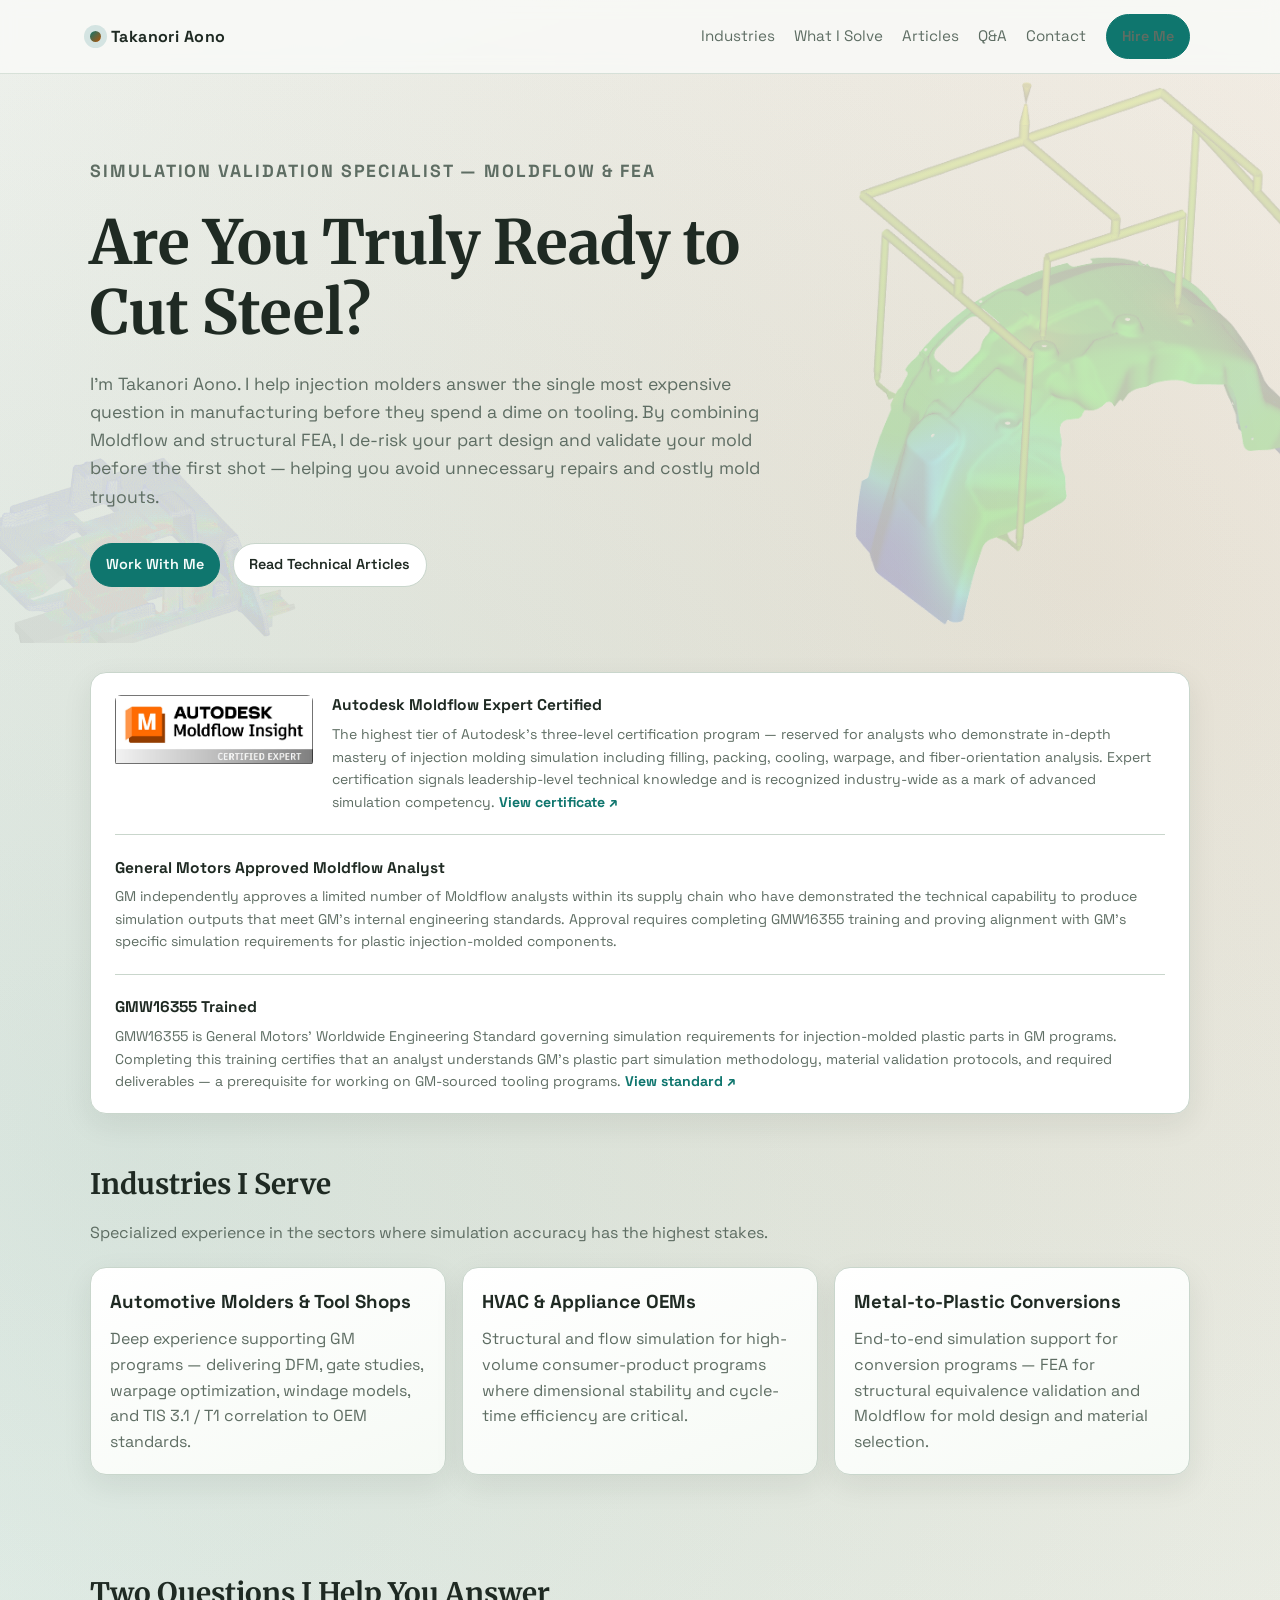
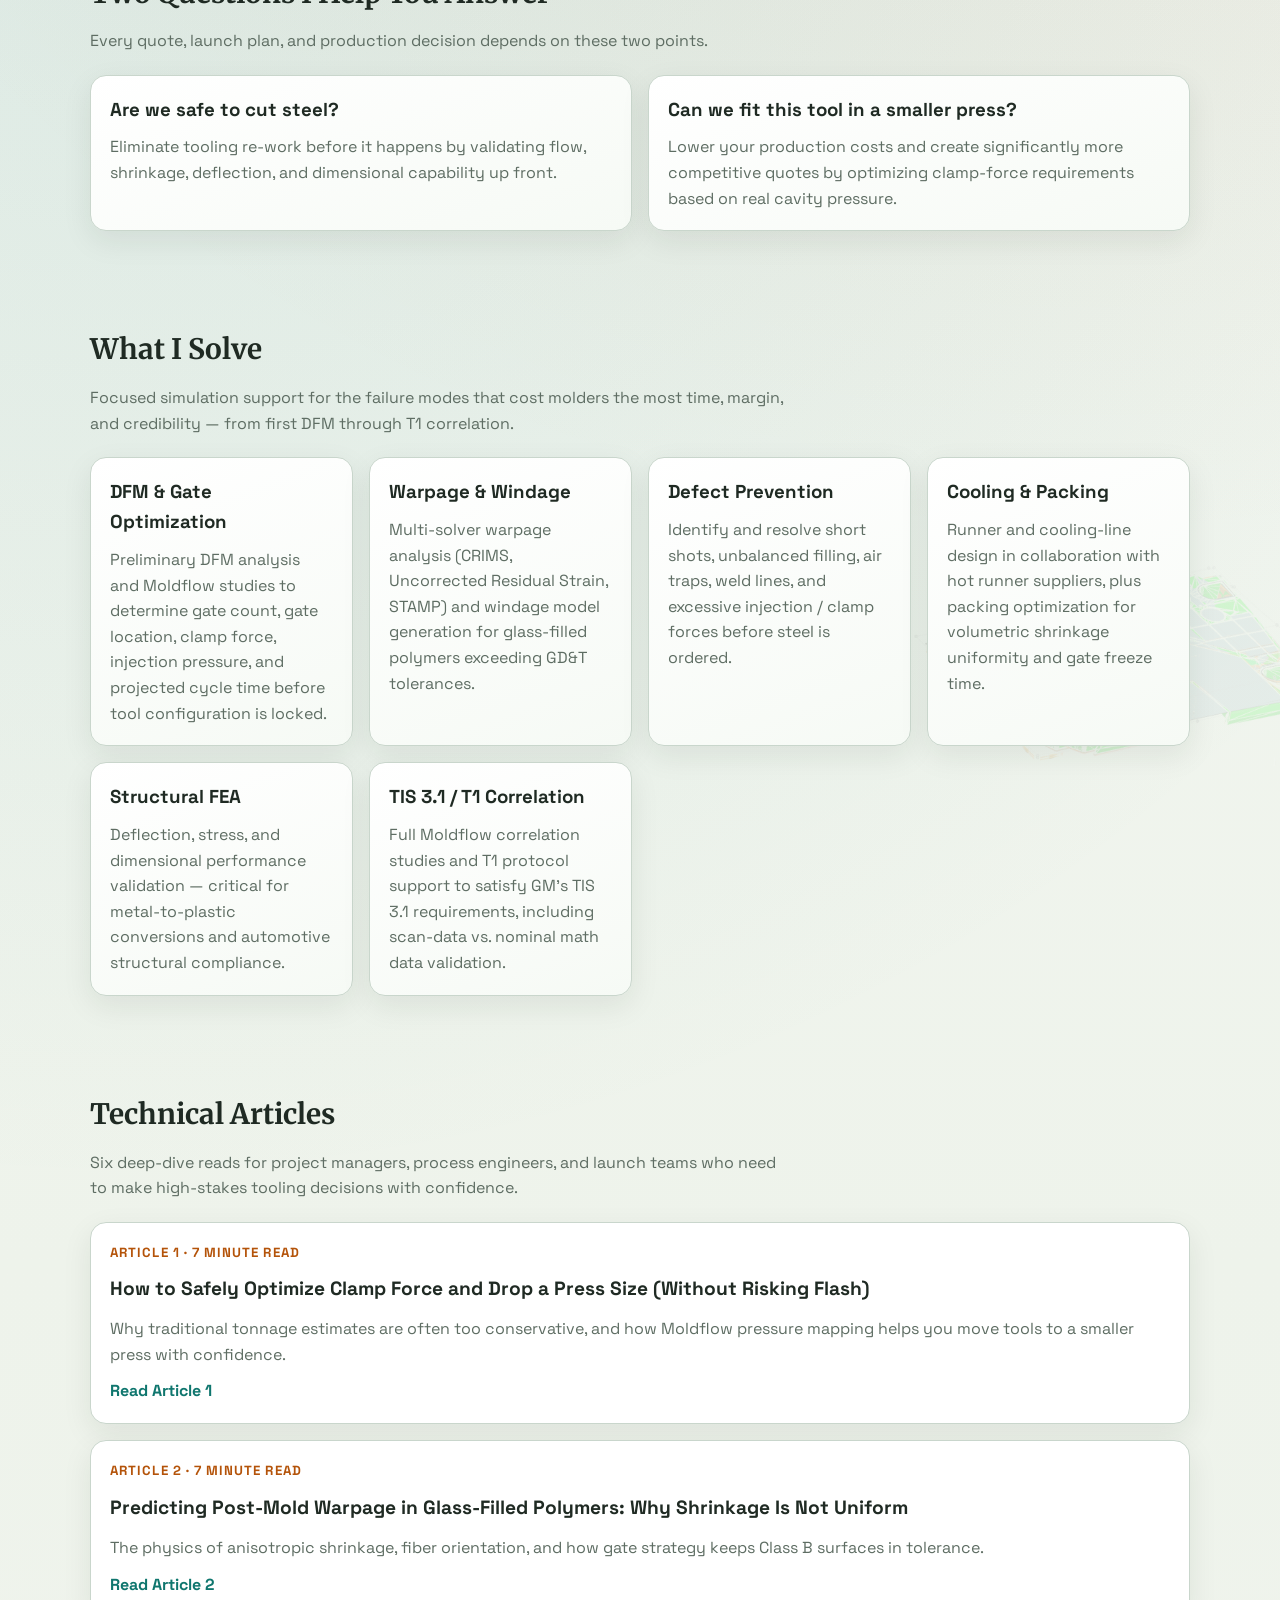
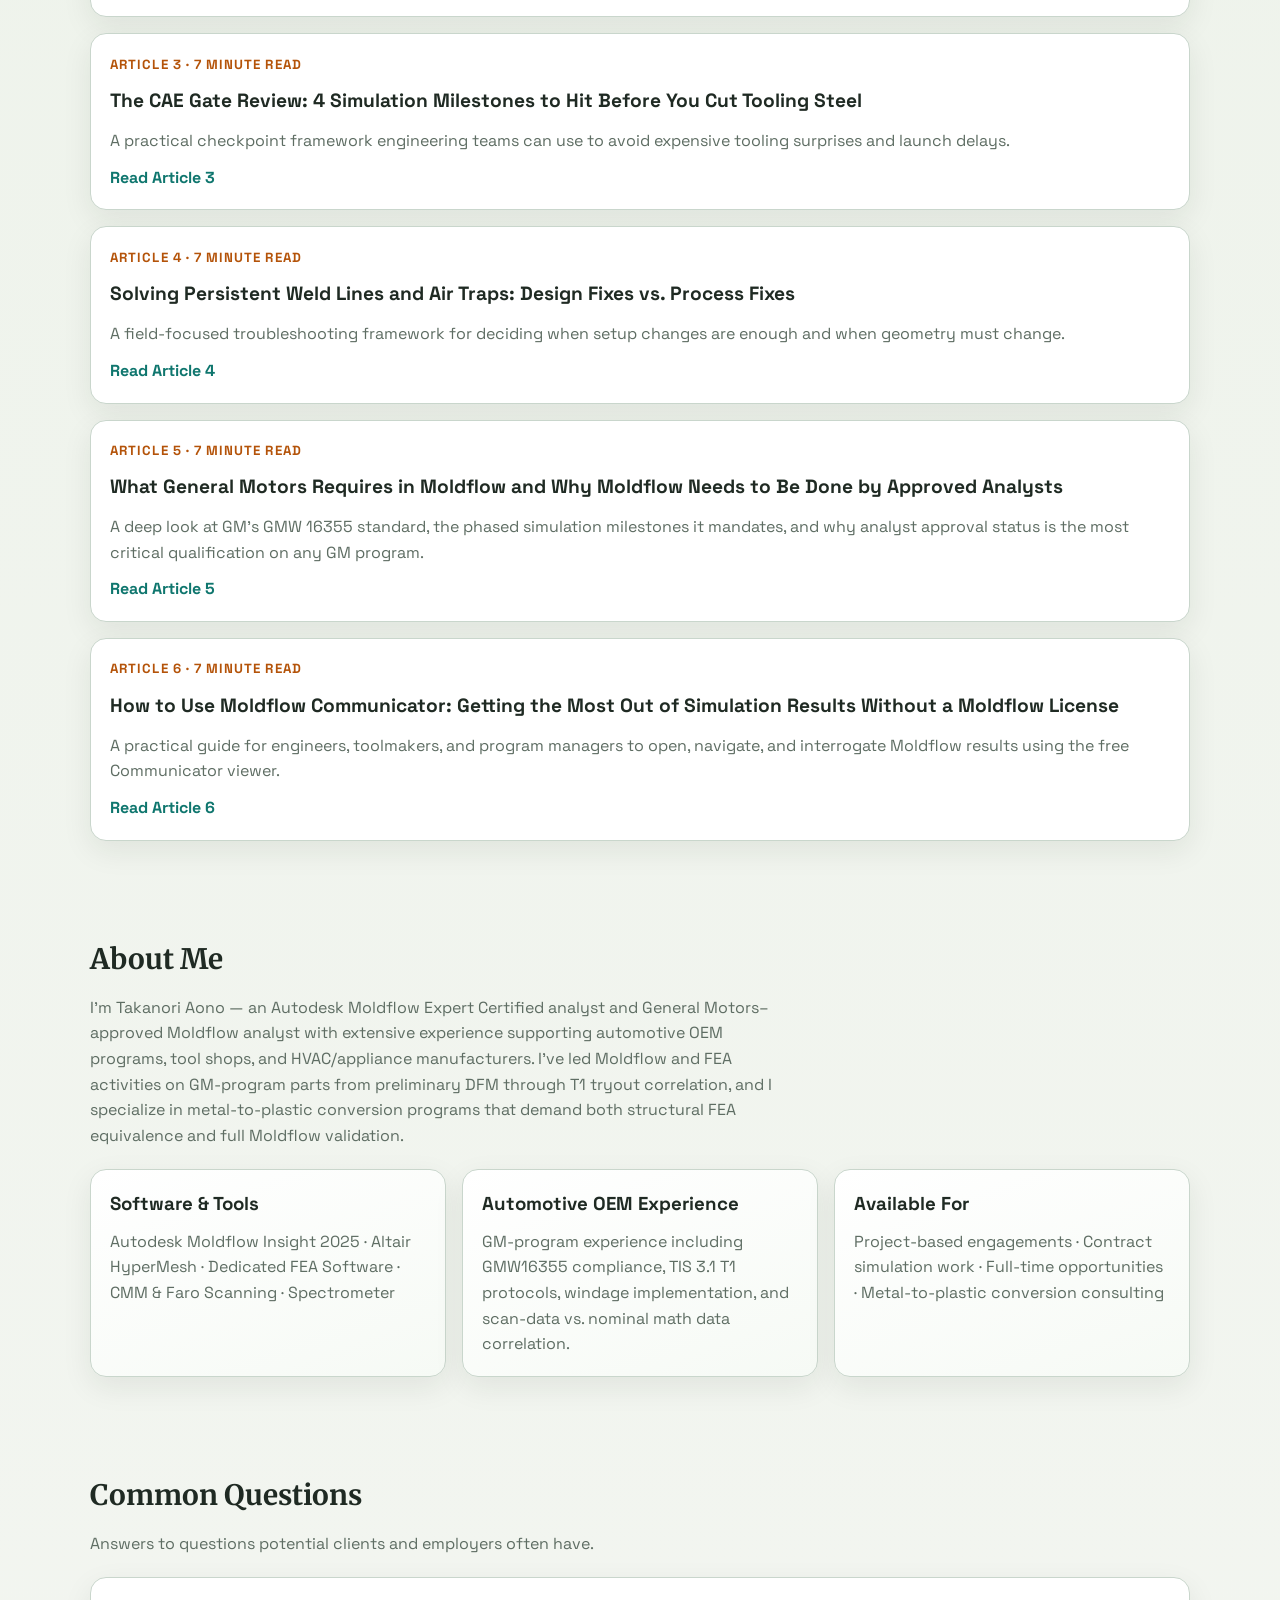
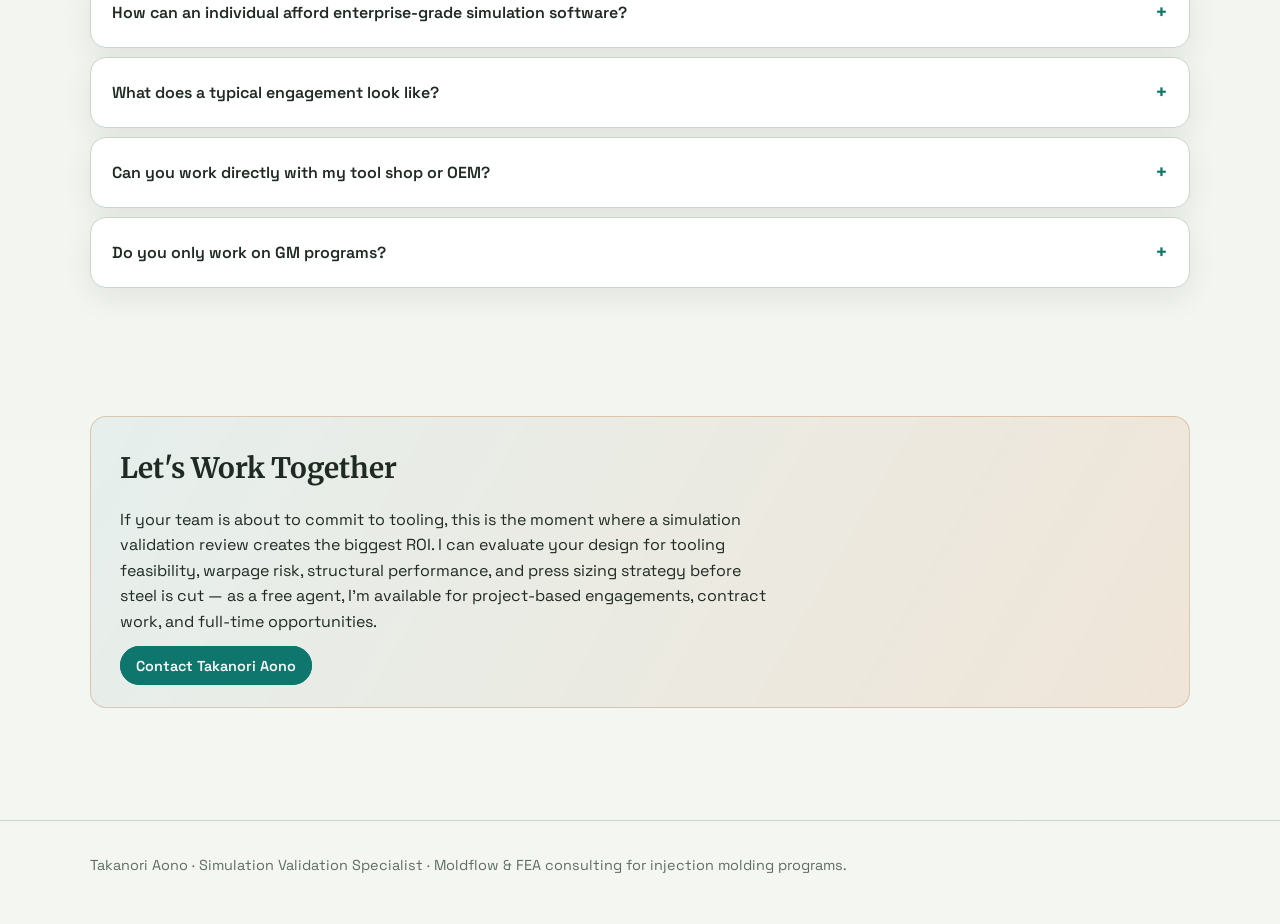
<file: index.html>
<!DOCTYPE html>
<html lang="en">
  <head>
    <meta charset="UTF-8" />
    <meta name="viewport" content="width=device-width, initial-scale=1.0" />
    <meta
      name="description"
      content="Takanori Aono — Simulation Validation Specialist helping injection molders determine if they are ready to cut steel using Moldflow and FEA."
    />
    <title>Takanori Aono | Simulation Validation Specialist</title>
    <link rel="preconnect" href="https://fonts.googleapis.com" />
    <link rel="preconnect" href="https://fonts.gstatic.com" crossorigin />
    <link
      href="https://fonts.googleapis.com/css2?family=Merriweather:wght@700;900&family=Space+Grotesk:wght@400;500;700&display=swap"
      rel="stylesheet"
    />
    <link rel="stylesheet" href="styles.css" />
  </head>
  <body>
    <header class="top-nav">
      <div class="top-nav-inner">
        <a class="brand" href="index.html">
          <span class="brand-dot" aria-hidden="true"></span>
          <span>Takanori Aono</span>
        </a>
        <nav class="nav-links" aria-label="Primary">
          <a href="#industries">Industries</a>
          <a href="#what-i-solve">What I Solve</a>
          <a href="#articles">Articles</a>
          <a href="#faq">Q&amp;A</a>
          <a href="#contact">Contact</a>
          <a class="btn" href="#contact">Hire Me</a>
        </nav>
      </div>
    </header>

    <main>
      <section class="hero-wrap">
        <div class="hero site-wrap">
          <p class="kicker reveal">Simulation Validation Specialist — Moldflow &amp; FEA</p>
          <h1 class="reveal reveal-delay-1">Are You Truly Ready to Cut Steel?</h1>
          <p class="reveal reveal-delay-2">
            I'm Takanori Aono. I help injection molders answer the single most expensive question
            in manufacturing before they spend a dime on tooling. By combining Moldflow and
            structural FEA, I de-risk your part design and validate your mold before the first
            shot — helping you avoid unnecessary repairs and costly mold tryouts.
          </p>
          <div class="hero-cta reveal reveal-delay-3">
            <a class="btn" href="#contact">Work With Me</a>
            <a class="btn btn-secondary" href="#articles">Read Technical Articles</a>
          </div>
        </div>
        <img src="moldflow1-nobg.png" alt="" class="bg-deco bg-deco-hero-right" aria-hidden="true" loading="eager" />
        <img src="moldflow3-nobg.png" alt="" class="bg-deco bg-deco-hero-left" aria-hidden="true" loading="eager" />
      </section>

      <div class="cred-bar site-wrap">
        <div class="cred-bar-item">
          <a href="Taka Aono Expert Cert.pdf" target="_blank" rel="noopener" class="cert-link" title="View Certificate">
            <img src="Expert 2025.jpg" alt="Autodesk Moldflow Insight Certified Expert badge" class="cert-badge-img" />
          </a>
          <div class="cred-bar-text">
            <strong>Autodesk Moldflow Expert Certified</strong>
            <p>
              The highest tier of Autodesk's three-level certification program — reserved for
              analysts who demonstrate in-depth mastery of injection molding simulation including
              filling, packing, cooling, warpage, and fiber-orientation analysis. Expert
              certification signals leadership-level technical knowledge and is recognized
              industry-wide as a mark of advanced simulation competency.
              <a href="Taka Aono Expert Cert.pdf" target="_blank" rel="noopener" class="inline-link">View certificate ↗</a>
            </p>
          </div>
        </div>
        <div class="cred-bar-divider" aria-hidden="true"></div>
        <div class="cred-bar-item">
          <div class="cred-bar-text">
            <strong>General Motors Approved Moldflow Analyst</strong>
            <p>
              GM independently approves a limited number of Moldflow analysts within its supply
              chain who have demonstrated the technical capability to produce simulation outputs
              that meet GM's internal engineering standards. Approval requires completing
              GMW16355 training and proving alignment with GM's specific simulation requirements
              for plastic injection-molded components.
            </p>
          </div>
        </div>
        <div class="cred-bar-divider" aria-hidden="true"></div>
        <div class="cred-bar-item">
          <div class="cred-bar-text">
            <strong>GMW16355 Trained</strong>
            <p>
              GMW16355 is General Motors' Worldwide Engineering Standard governing simulation
              requirements for injection-molded plastic parts in GM programs. Completing this
              training certifies that an analyst understands GM's plastic part simulation
              methodology, material validation protocols, and required deliverables — a
              prerequisite for working on GM-sourced tooling programs.
              <a href="https://store.accuristech.com/standards/gmw-gmw16355?product_id=2899914" target="_blank" rel="noopener" class="inline-link">View standard ↗</a>
            </p>
          </div>
        </div>
      </div>

      <section id="industries" class="section site-wrap">
        <h2>Industries I Serve</h2>
        <p class="section-intro">
          Specialized experience in the sectors where simulation accuracy has the highest stakes.
        </p>
        <div class="grid">
          <article class="card">
            <h3>Automotive Molders &amp; Tool Shops</h3>
            <p>
              Deep experience supporting GM programs — delivering DFM, gate studies, warpage
              optimization, windage models, and TIS 3.1 / T1 correlation to OEM standards.
            </p>
          </article>
          <article class="card">
            <h3>HVAC &amp; Appliance OEMs</h3>
            <p>
              Structural and flow simulation for high-volume consumer-product programs where
              dimensional stability and cycle-time efficiency are critical.
            </p>
          </article>
          <article class="card">
            <h3>Metal-to-Plastic Conversions</h3>
            <p>
              End-to-end simulation support for conversion programs — FEA for structural
              equivalence validation and Moldflow for mold design and material selection.
            </p>
          </article>
        </div>
      </section>

      <section id="core-questions" class="section site-wrap">
        <h2>Two Questions I Help You Answer</h2>
        <p class="section-intro">
          Every quote, launch plan, and production decision depends on these two points.
        </p>
        <div class="grid">
          <article class="card">
            <h3>Are we safe to cut steel?</h3>
            <p>
              Eliminate tooling re-work before it happens by validating flow, shrinkage,
              deflection, and dimensional capability up front.
            </p>
          </article>
          <article class="card">
            <h3>Can we fit this tool in a smaller press?</h3>
            <p>
              Lower your production costs and create significantly more competitive quotes by
              optimizing clamp-force requirements based on real cavity pressure.
            </p>
          </article>
        </div>
      </section>

      <section id="what-i-solve" class="section what-i-solve-wrap">
        <div class="site-wrap">
          <h2>What I Solve</h2>
          <p class="section-intro">
            Focused simulation support for the failure modes that cost molders the most time,
            margin, and credibility — from first DFM through T1 correlation.
          </p>
          <div class="grid">
            <article class="card">
              <h3>DFM &amp; Gate Optimization</h3>
              <p>
                Preliminary DFM analysis and Moldflow studies to determine gate count, gate
                location, clamp force, injection pressure, and projected cycle time before tool
                configuration is locked.
              </p>
            </article>
            <article class="card">
              <h3>Warpage &amp; Windage</h3>
              <p>
                Multi-solver warpage analysis (CRIMS, Uncorrected Residual Strain, STAMP) and
                windage model generation for glass-filled polymers exceeding GD&amp;T tolerances.
              </p>
            </article>
            <article class="card">
              <h3>Defect Prevention</h3>
              <p>
                Identify and resolve short shots, unbalanced filling, air traps, weld lines, and
                excessive injection / clamp forces before steel is ordered.
              </p>
            </article>
            <article class="card">
              <h3>Cooling &amp; Packing</h3>
              <p>
                Runner and cooling-line design in collaboration with hot runner suppliers, plus
                packing optimization for volumetric shrinkage uniformity and gate freeze time.
              </p>
            </article>
            <article class="card">
              <h3>Structural FEA</h3>
              <p>
                Deflection, stress, and dimensional performance validation — critical for
                metal-to-plastic conversions and automotive structural compliance.
              </p>
            </article>
            <article class="card">
              <h3>TIS 3.1 / T1 Correlation</h3>
              <p>
                Full Moldflow correlation studies and T1 protocol support to satisfy GM's TIS 3.1
                requirements, including scan-data vs. nominal math data validation.
              </p>
            </article>
          </div>
        </div>
        <img src="Modeling picture.png" alt="" class="bg-deco bg-deco-mesh" aria-hidden="true" loading="lazy" />
      </section>

      <section id="articles" class="section site-wrap">
        <h2>Technical Articles</h2>
        <p class="section-intro">
          Six deep-dive reads for project managers, process engineers, and launch teams who need
          to make high-stakes tooling decisions with confidence.
        </p>

        <div class="article-list">
          <article class="article-item">
            <span class="article-meta">Article 1 · 7 minute read</span>
            <h3>How to Safely Optimize Clamp Force and Drop a Press Size (Without Risking Flash)</h3>
            <p>
              Why traditional tonnage estimates are often too conservative, and how Moldflow
              pressure mapping helps you move tools to a smaller press with confidence.
            </p>
            <a class="inline-link" href="articles/article-1-smaller-press.html"
              >Read Article 1</a
            >
          </article>

          <article class="article-item">
            <span class="article-meta">Article 2 · 7 minute read</span>
            <h3>
              Predicting Post-Mold Warpage in Glass-Filled Polymers: Why Shrinkage Is Not Uniform
            </h3>
            <p>
              The physics of anisotropic shrinkage, fiber orientation, and how gate strategy keeps
              Class B surfaces in tolerance.
            </p>
            <a class="inline-link" href="articles/article-2-fiber-orientation.html"
              >Read Article 2</a
            >
          </article>

          <article class="article-item">
            <span class="article-meta">Article 3 · 7 minute read</span>
            <h3>The CAE Gate Review: 4 Simulation Milestones to Hit Before You Cut Tooling Steel</h3>
            <p>
              A practical checkpoint framework engineering teams can use to avoid expensive tooling
              surprises and launch delays.
            </p>
            <a class="inline-link" href="articles/article-3-ready-to-cut-steel.html"
              >Read Article 3</a
            >
          </article>

          <article class="article-item">
            <span class="article-meta">Article 4 · 7 minute read</span>
            <h3>Solving Persistent Weld Lines and Air Traps: Design Fixes vs. Process Fixes</h3>
            <p>
              A field-focused troubleshooting framework for deciding when setup changes are enough
              and when geometry must change.
            </p>
            <a class="inline-link" href="articles/article-4-weld-lines-air-traps.html"
              >Read Article 4</a
            >
          </article>

          <article class="article-item">
            <span class="article-meta">Article 5 · 7 minute read</span>
            <h3>What General Motors Requires in Moldflow and Why Moldflow Needs to Be Done by Approved Analysts</h3>
            <p>
              A deep look at GM's GMW 16355 standard, the phased simulation milestones it mandates,
              and why analyst approval status is the most critical qualification on any GM program.
            </p>
            <a class="inline-link" href="articles/article-5-gm-moldflow-standards.html"
              >Read Article 5</a
            >
          </article>

          <article class="article-item">
            <span class="article-meta">Article 6 · 7 minute read</span>
            <h3>How to Use Moldflow Communicator: Getting the Most Out of Simulation Results Without a Moldflow License</h3>
            <p>
              A practical guide for engineers, toolmakers, and program managers to open, navigate,
              and interrogate Moldflow results using the free Communicator viewer.
            </p>
            <a class="inline-link" href="articles/article-6-moldflow-communicator.html"
              >Read Article 6</a
            >
          </article>
        </div>
      </section>

      <section id="about" class="section site-wrap">
        <h2>About Me</h2>
        <p class="section-intro">
          I'm Takanori Aono — an Autodesk Moldflow Expert Certified analyst and General Motors–
          approved Moldflow analyst with extensive experience supporting automotive OEM programs,
          tool shops, and HVAC/appliance manufacturers. I've led Moldflow and FEA activities on
          GM-program parts from preliminary DFM through T1 tryout correlation, and I specialize in
          metal-to-plastic conversion programs that demand both structural FEA equivalence and
          full Moldflow validation.
        </p>
        <div class="grid" style="margin-top:1.3rem;">
          <article class="card">
            <h3>Software &amp; Tools</h3>
            <p>
              Autodesk Moldflow Insight 2025 · Altair HyperMesh · Dedicated FEA Software ·
              CMM &amp; Faro Scanning · Spectrometer
            </p>
          </article>
          <article class="card">
            <h3>Automotive OEM Experience</h3>
            <p>
              GM-program experience including GMW16355 compliance, TIS 3.1 T1 protocols, windage
              implementation, and scan-data vs. nominal math data correlation.
            </p>
          </article>
          <article class="card">
            <h3>Available For</h3>
            <p>
              Project-based engagements · Contract simulation work · Full-time opportunities ·
              Metal-to-plastic conversion consulting
            </p>
          </article>
        </div>
      </section>

      <section id="faq" class="section site-wrap">
        <h2>Common Questions</h2>
        <p class="section-intro">Answers to questions potential clients and employers often have.</p>
        <div class="faq-list">

          <details class="faq-item">
            <summary class="faq-question">How can an individual afford enterprise-grade simulation software?</summary>
            <div class="faq-answer">
              <p>
                High-end simulation software has evolved past the old model of buying rigid,
                expensive individual seats for a single workstation. Today, I leverage modern
                cloud-based licensing frameworks like <strong>Altair Units</strong> and
                <strong>Autodesk Flex tokens</strong>.
              </p>
              <p>
                Instead of buying locked licenses for five different tools, I invest in a
                dynamic, flexible pool of cloud units. If I need to do heavy geometry meshing
                in the morning, run an optimization solver at noon, or run an injection molding
                analysis the next day, I simply draw from that single pool. It gives me the
                exact same enterprise-grade software stack as a major OEM — but scaled
                perfectly to an agile, single-user consulting workflow.
              </p>
              <div class="faq-logos">
                <img src="altair-logo-nobg.png" alt="Altair" class="faq-logo" />
                <img src="Expert 2025.jpg" alt="Autodesk Moldflow Expert" class="faq-logo faq-logo-cert" />
              </div>
            </div>
          </details>

          <details class="faq-item">
            <summary class="faq-question">What does a typical engagement look like?</summary>
            <div class="faq-answer">
              <p>
                Most engagements start with a brief DFM review — I look at your part geometry,
                material spec, and production requirements, then scope the simulation work needed.
                From there I can deliver a one-off gate study, a full filling-packing-warpage
                analysis, or ongoing support through your tool development and T1 launch. Both
                project-based and retainer arrangements are available.
              </p>
            </div>
          </details>

          <details class="faq-item">
            <summary class="faq-question">Can you work directly with my tool shop or OEM?</summary>
            <div class="faq-answer">
              <p>
                Yes. I have experience working as a direct extension of molder engineering teams,
                coordinating with tool shops, hot runner suppliers, and OEM program managers.
                I'm familiar with GM's deliverable and reporting formats, and I can adapt to
                whatever workflow your team already uses.
              </p>
            </div>
          </details>

          <details class="faq-item">
            <summary class="faq-question">Do you only work on GM programs?</summary>
            <div class="faq-answer">
              <p>
                No — GM programs are where I have the deepest OEM-specific experience, but I
                work across automotive, HVAC, and appliance programs for any molder or tool
                shop that needs Moldflow or FEA support. The simulation methodology is the
                same; the deliverable format adapts to your customer's requirements.
              </p>
            </div>
          </details>

        </div>
      </section>

      <section id="contact" class="section site-wrap">
        <div class="cta">
          <h2>Let's Work Together</h2>
          <p>
            If your team is about to commit to tooling, this is the moment where a simulation
            validation review creates the biggest ROI. I can evaluate your design for tooling
            feasibility, warpage risk, structural performance, and press sizing strategy before
            steel is cut — as a free agent, I'm available for project-based engagements, contract
            work, and full-time opportunities.
          </p>
          <a class="btn" href="mailto:aonotaka96@gmail.com">Contact Takanori Aono</a>
        </div>
      </section>
    </main>

    <footer class="footer">
      <div class="site-wrap">
        <p>
          Takanori Aono · Simulation Validation Specialist · Moldflow &amp; FEA consulting for injection molding programs.
        </p>
      </div>
    </footer>
  </body>
</html>
</file>
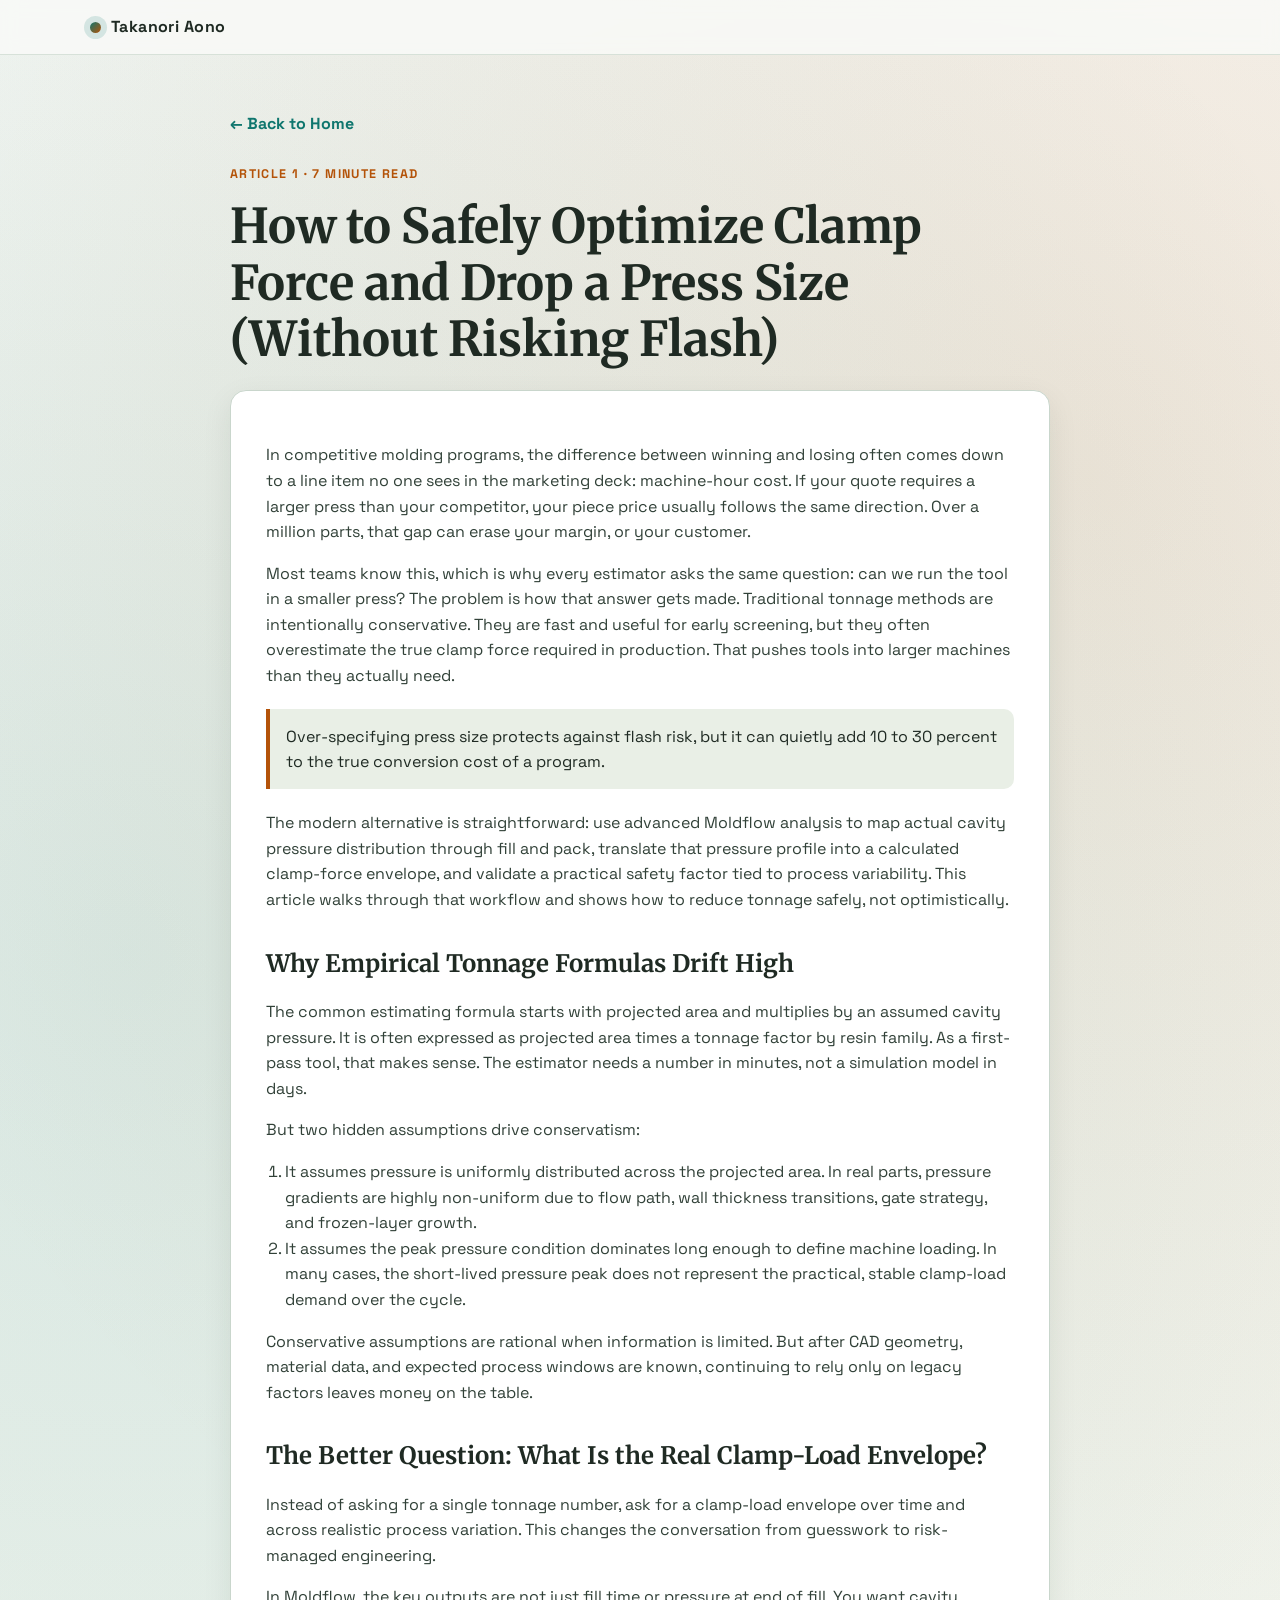
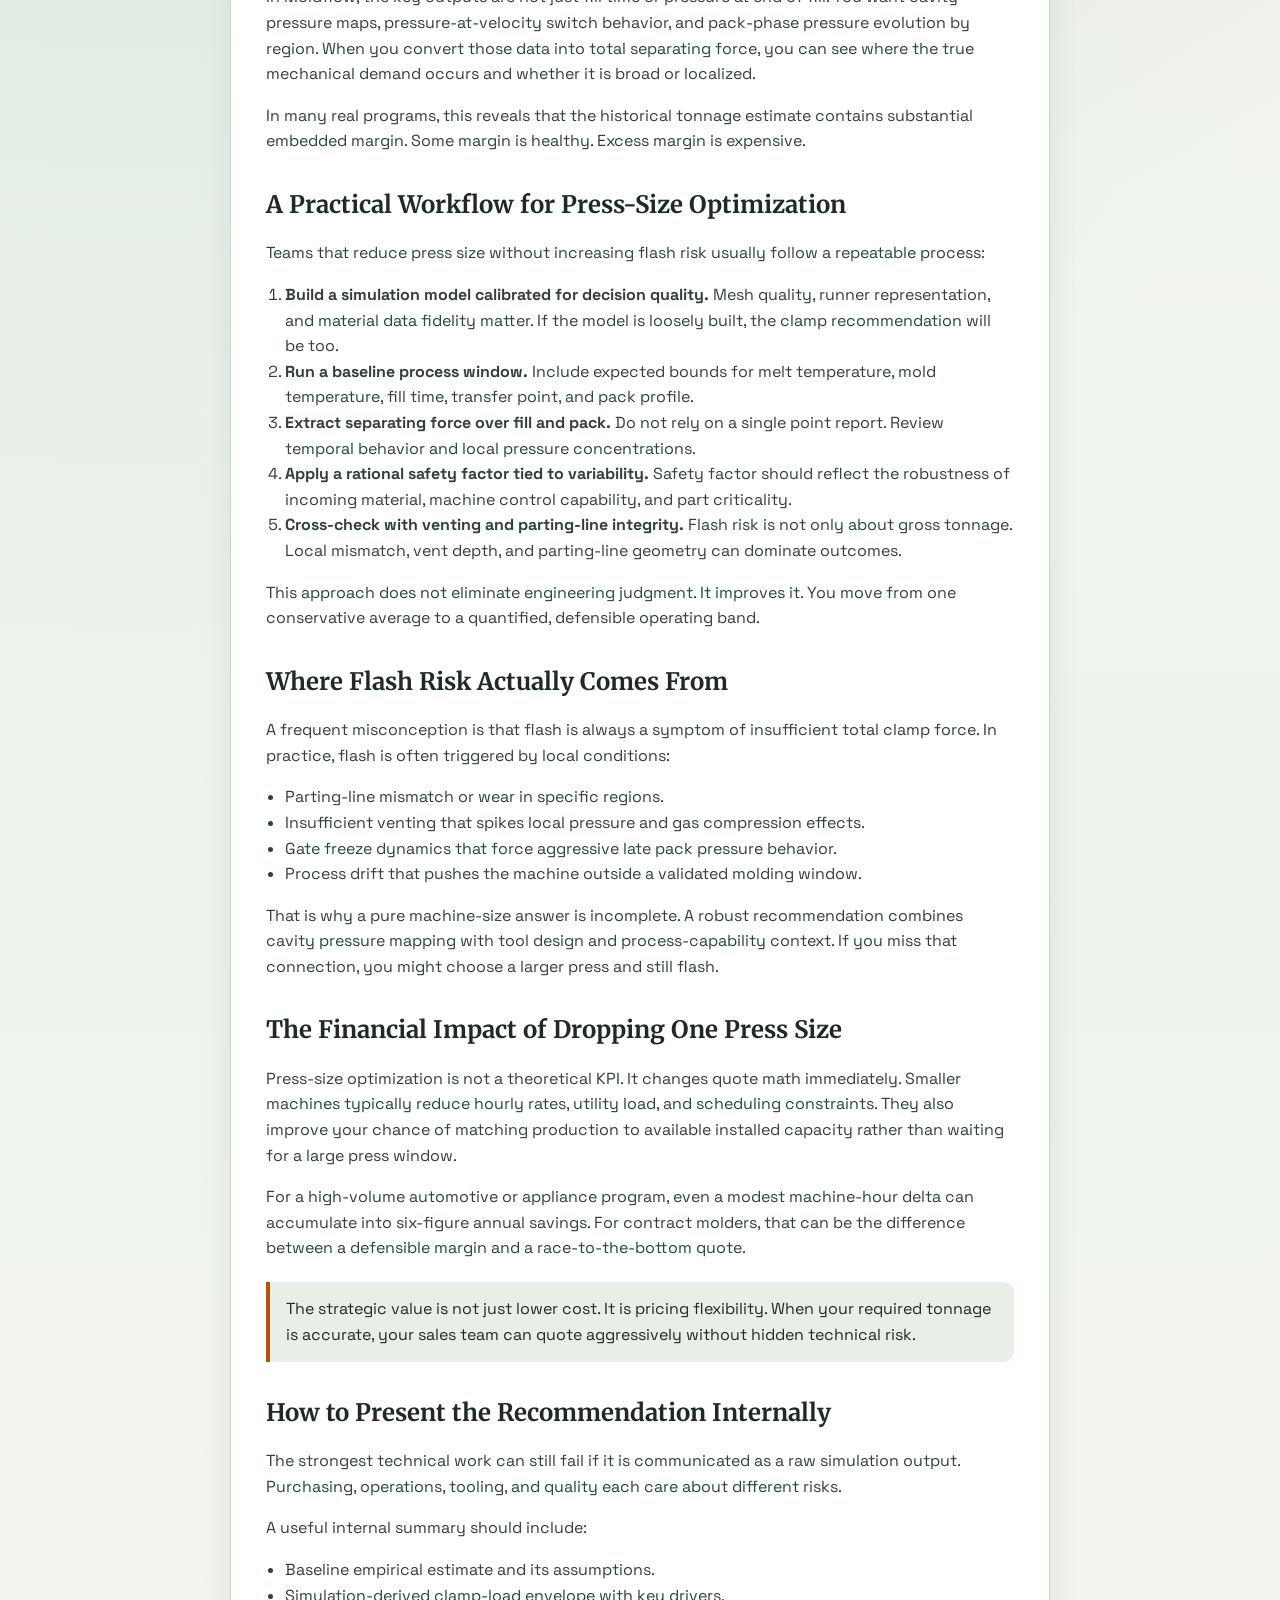
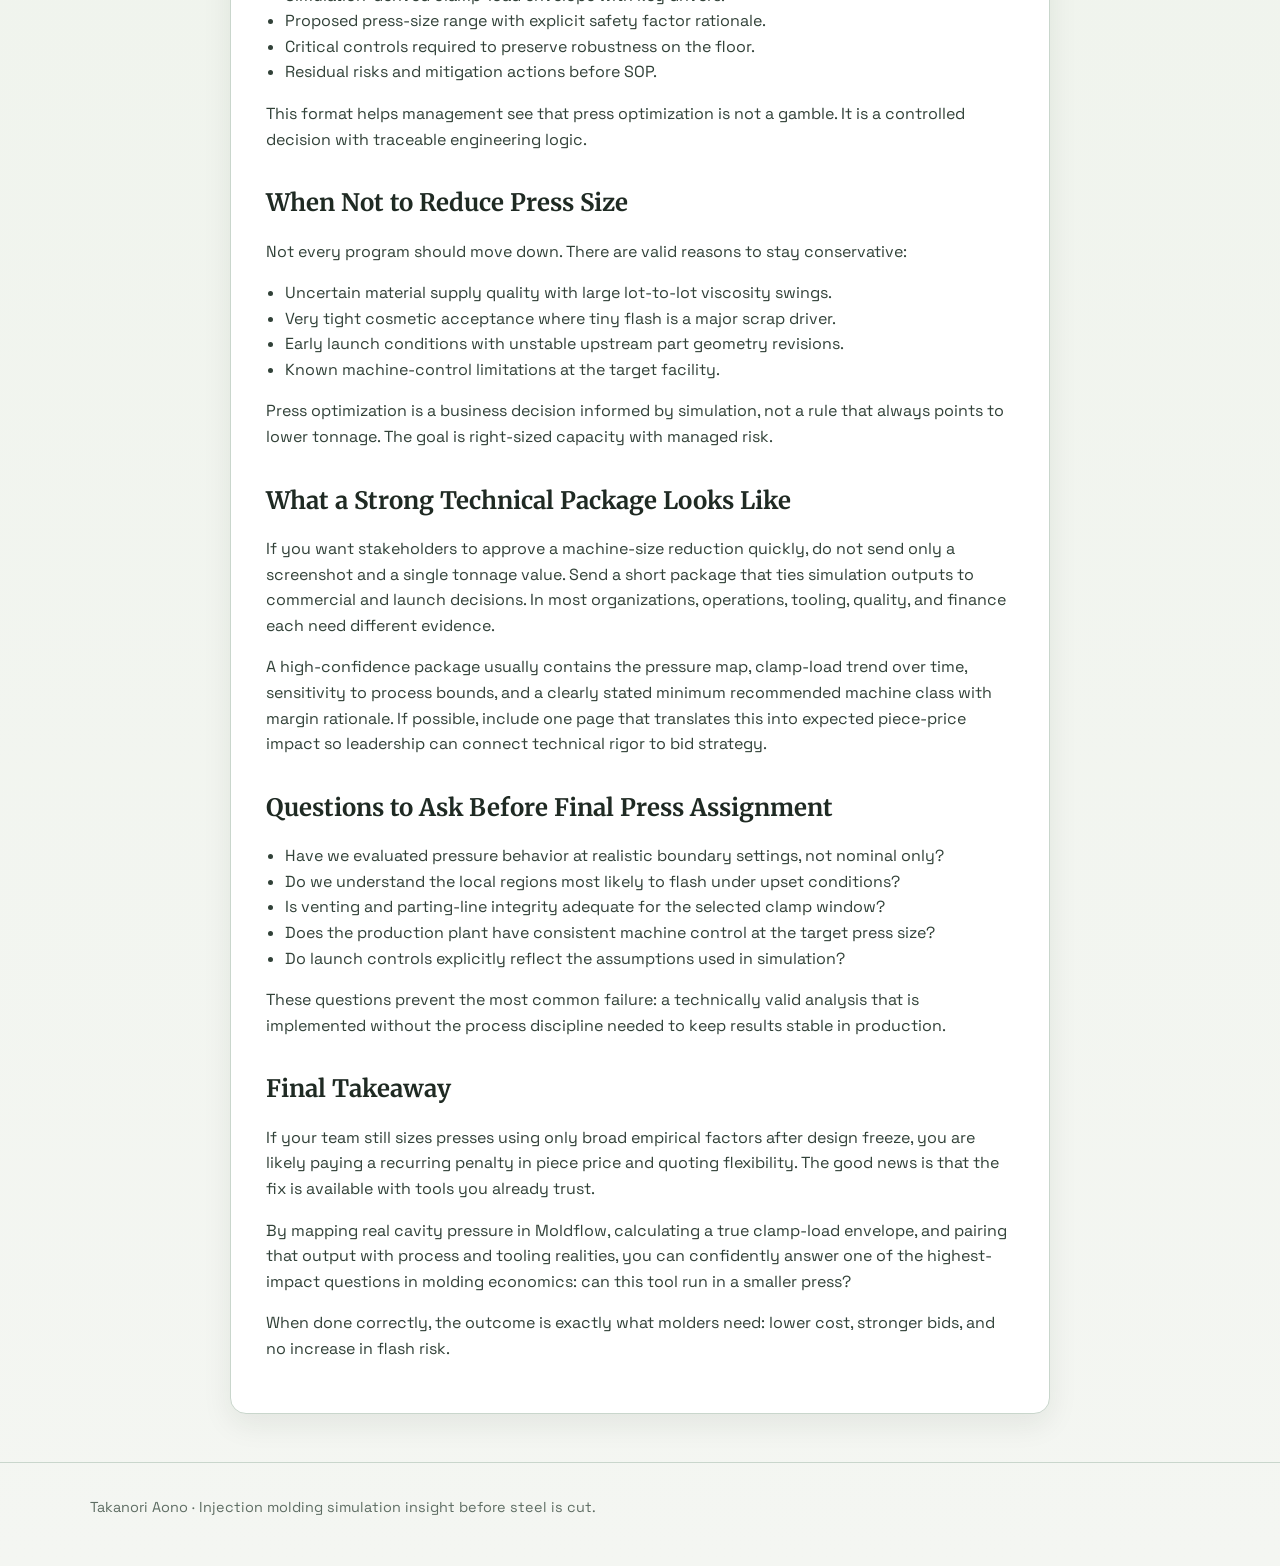
<file: articles/article-1-smaller-press.html>
﻿<!DOCTYPE html>
<html lang="en">
  <head>
    <meta charset="UTF-8" />
    <meta name="viewport" content="width=device-width, initial-scale=1.0" />
    <meta
      name="description"
      content="How to optimize clamp force with Moldflow and confidently fit tools into smaller presses without risking flash."
    />
    <title>How to Safely Optimize Clamp Force and Drop a Press Size | Takanori Aono</title>
    <link rel="preconnect" href="https://fonts.googleapis.com" />
    <link rel="preconnect" href="https://fonts.gstatic.com" crossorigin />
    <link
      href="https://fonts.googleapis.com/css2?family=Merriweather:wght@700;900&family=Space+Grotesk:wght@400;500;700&display=swap"
      rel="stylesheet"
    />
    <link rel="stylesheet" href="../styles.css" />
  </head>
  <body>
    <header class="top-nav">
      <div class="top-nav-inner">
        <a class="brand" href="../index.html">
          <span class="brand-dot" aria-hidden="true"></span>
          <span>Takanori Aono</span>
        </a>
      </div>
    </header>

    <section class="article-hero article-shell">
      <a class="back-link" href="../index.html">← Back to Home</a>
      <p class="kicker">Article 1 · 7 minute read</p>
      <h1>How to Safely Optimize Clamp Force and Drop a Press Size (Without Risking Flash)</h1>
    </section>

    <main class="article-shell">
      <article class="article-content">
        <p>
          In competitive molding programs, the difference between winning and losing often comes
          down to a line item no one sees in the marketing deck: machine-hour cost. If your quote
          requires a larger press than your competitor, your piece price usually follows the same
          direction. Over a million parts, that gap can erase your margin, or your customer.
        </p>

        <p>
          Most teams know this, which is why every estimator asks the same question: can we run the
          tool in a smaller press? The problem is how that answer gets made. Traditional tonnage
          methods are intentionally conservative. They are fast and useful for early screening, but
          they often overestimate the true clamp force required in production. That pushes tools
          into larger machines than they actually need.
        </p>

        <div class="callout">
          Over-specifying press size protects against flash risk, but it can quietly add 10 to 30
          percent to the true conversion cost of a program.
        </div>

        <p>
          The modern alternative is straightforward: use advanced Moldflow analysis to map actual
          cavity pressure distribution through fill and pack, translate that pressure profile into a
          calculated clamp-force envelope, and validate a practical safety factor tied to process
          variability. This article walks through that workflow and shows how to reduce tonnage
          safely, not optimistically.
        </p>

        <h2>Why Empirical Tonnage Formulas Drift High</h2>
        <p>
          The common estimating formula starts with projected area and multiplies by an assumed
          cavity pressure. It is often expressed as projected area times a tonnage factor by resin
          family. As a first-pass tool, that makes sense. The estimator needs a number in minutes,
          not a simulation model in days.
        </p>

        <p>
          But two hidden assumptions drive conservatism:
        </p>

        <ol>
          <li>
            It assumes pressure is uniformly distributed across the projected area. In real parts,
            pressure gradients are highly non-uniform due to flow path, wall thickness transitions,
            gate strategy, and frozen-layer growth.
          </li>
          <li>
            It assumes the peak pressure condition dominates long enough to define machine loading.
            In many cases, the short-lived pressure peak does not represent the practical, stable
            clamp-load demand over the cycle.
          </li>
        </ol>

        <p>
          Conservative assumptions are rational when information is limited. But after CAD geometry,
          material data, and expected process windows are known, continuing to rely only on legacy
          factors leaves money on the table.
        </p>

        <h2>The Better Question: What Is the Real Clamp-Load Envelope?</h2>
        <p>
          Instead of asking for a single tonnage number, ask for a clamp-load envelope over time and
          across realistic process variation. This changes the conversation from guesswork to
          risk-managed engineering.
        </p>

        <p>
          In Moldflow, the key outputs are not just fill time or pressure at end of fill. You want
          cavity pressure maps, pressure-at-velocity switch behavior, and pack-phase pressure
          evolution by region. When you convert those data into total separating force, you can see
          where the true mechanical demand occurs and whether it is broad or localized.
        </p>

        <p>
          In many real programs, this reveals that the historical tonnage estimate contains
          substantial embedded margin. Some margin is healthy. Excess margin is expensive.
        </p>

        <h2>A Practical Workflow for Press-Size Optimization</h2>
        <p>
          Teams that reduce press size without increasing flash risk usually follow a repeatable
          process:
        </p>

        <ol>
          <li>
            <strong>Build a simulation model calibrated for decision quality.</strong> Mesh quality,
            runner representation, and material data fidelity matter. If the model is loosely built,
            the clamp recommendation will be too.
          </li>
          <li>
            <strong>Run a baseline process window.</strong> Include expected bounds for melt
            temperature, mold temperature, fill time, transfer point, and pack profile.
          </li>
          <li>
            <strong>Extract separating force over fill and pack.</strong> Do not rely on a single
            point report. Review temporal behavior and local pressure concentrations.
          </li>
          <li>
            <strong>Apply a rational safety factor tied to variability.</strong> Safety factor should
            reflect the robustness of incoming material, machine control capability, and part
            criticality.
          </li>
          <li>
            <strong>Cross-check with venting and parting-line integrity.</strong> Flash risk is not
            only about gross tonnage. Local mismatch, vent depth, and parting-line geometry can
            dominate outcomes.
          </li>
        </ol>

        <p>
          This approach does not eliminate engineering judgment. It improves it. You move from one
          conservative average to a quantified, defensible operating band.
        </p>

        <h2>Where Flash Risk Actually Comes From</h2>
        <p>
          A frequent misconception is that flash is always a symptom of insufficient total clamp
          force. In practice, flash is often triggered by local conditions:
        </p>

        <ul>
          <li>Parting-line mismatch or wear in specific regions.</li>
          <li>Insufficient venting that spikes local pressure and gas compression effects.</li>
          <li>Gate freeze dynamics that force aggressive late pack pressure behavior.</li>
          <li>Process drift that pushes the machine outside a validated molding window.</li>
        </ul>

        <p>
          That is why a pure machine-size answer is incomplete. A robust recommendation combines
          cavity pressure mapping with tool design and process-capability context. If you miss that
          connection, you might choose a larger press and still flash.
        </p>

        <h2>The Financial Impact of Dropping One Press Size</h2>
        <p>
          Press-size optimization is not a theoretical KPI. It changes quote math immediately.
          Smaller machines typically reduce hourly rates, utility load, and scheduling constraints.
          They also improve your chance of matching production to available installed capacity rather
          than waiting for a large press window.
        </p>

        <p>
          For a high-volume automotive or appliance program, even a modest machine-hour delta can
          accumulate into six-figure annual savings. For contract molders, that can be the
          difference between a defensible margin and a race-to-the-bottom quote.
        </p>

        <div class="callout">
          The strategic value is not just lower cost. It is pricing flexibility. When your required
          tonnage is accurate, your sales team can quote aggressively without hidden technical risk.
        </div>

        <h2>How to Present the Recommendation Internally</h2>
        <p>
          The strongest technical work can still fail if it is communicated as a raw simulation
          output. Purchasing, operations, tooling, and quality each care about different risks.
        </p>

        <p>
          A useful internal summary should include:
        </p>

        <ul>
          <li>Baseline empirical estimate and its assumptions.</li>
          <li>Simulation-derived clamp-load envelope with key drivers.</li>
          <li>Proposed press-size range with explicit safety factor rationale.</li>
          <li>Critical controls required to preserve robustness on the floor.</li>
          <li>Residual risks and mitigation actions before SOP.</li>
        </ul>

        <p>
          This format helps management see that press optimization is not a gamble. It is a
          controlled decision with traceable engineering logic.
        </p>

        <h2>When Not to Reduce Press Size</h2>
        <p>
          Not every program should move down. There are valid reasons to stay conservative:
        </p>

        <ul>
          <li>Uncertain material supply quality with large lot-to-lot viscosity swings.</li>
          <li>Very tight cosmetic acceptance where tiny flash is a major scrap driver.</li>
          <li>Early launch conditions with unstable upstream part geometry revisions.</li>
          <li>Known machine-control limitations at the target facility.</li>
        </ul>

        <p>
          Press optimization is a business decision informed by simulation, not a rule that always
          points to lower tonnage. The goal is right-sized capacity with managed risk.
        </p>

        <h2>What a Strong Technical Package Looks Like</h2>
        <p>
          If you want stakeholders to approve a machine-size reduction quickly, do not send only a
          screenshot and a single tonnage value. Send a short package that ties simulation outputs
          to commercial and launch decisions. In most organizations, operations, tooling, quality,
          and finance each need different evidence.
        </p>

        <p>
          A high-confidence package usually contains the pressure map, clamp-load trend over time,
          sensitivity to process bounds, and a clearly stated minimum recommended machine class with
          margin rationale. If possible, include one page that translates this into expected
          piece-price impact so leadership can connect technical rigor to bid strategy.
        </p>

        <h2>Questions to Ask Before Final Press Assignment</h2>
        <ul>
          <li>Have we evaluated pressure behavior at realistic boundary settings, not nominal only?</li>
          <li>Do we understand the local regions most likely to flash under upset conditions?</li>
          <li>Is venting and parting-line integrity adequate for the selected clamp window?</li>
          <li>Does the production plant have consistent machine control at the target press size?</li>
          <li>Do launch controls explicitly reflect the assumptions used in simulation?</li>
        </ul>

        <p>
          These questions prevent the most common failure: a technically valid analysis that is
          implemented without the process discipline needed to keep results stable in production.
        </p>

        <h2>Final Takeaway</h2>
        <p>
          If your team still sizes presses using only broad empirical factors after design freeze,
          you are likely paying a recurring penalty in piece price and quoting flexibility. The good
          news is that the fix is available with tools you already trust.
        </p>

        <p>
          By mapping real cavity pressure in Moldflow, calculating a true clamp-load envelope, and
          pairing that output with process and tooling realities, you can confidently answer one of
          the highest-impact questions in molding economics: can this tool run in a smaller press?
        </p>

        <p>
          When done correctly, the outcome is exactly what molders need: lower cost, stronger bids,
          and no increase in flash risk.
        </p>
      </article>
    </main>

    <footer class="footer">
      <div class="site-wrap">
        <p>Takanori Aono · Injection molding simulation insight before steel is cut.</p>
      </div>
    </footer>
  </body>
</html>
</file>
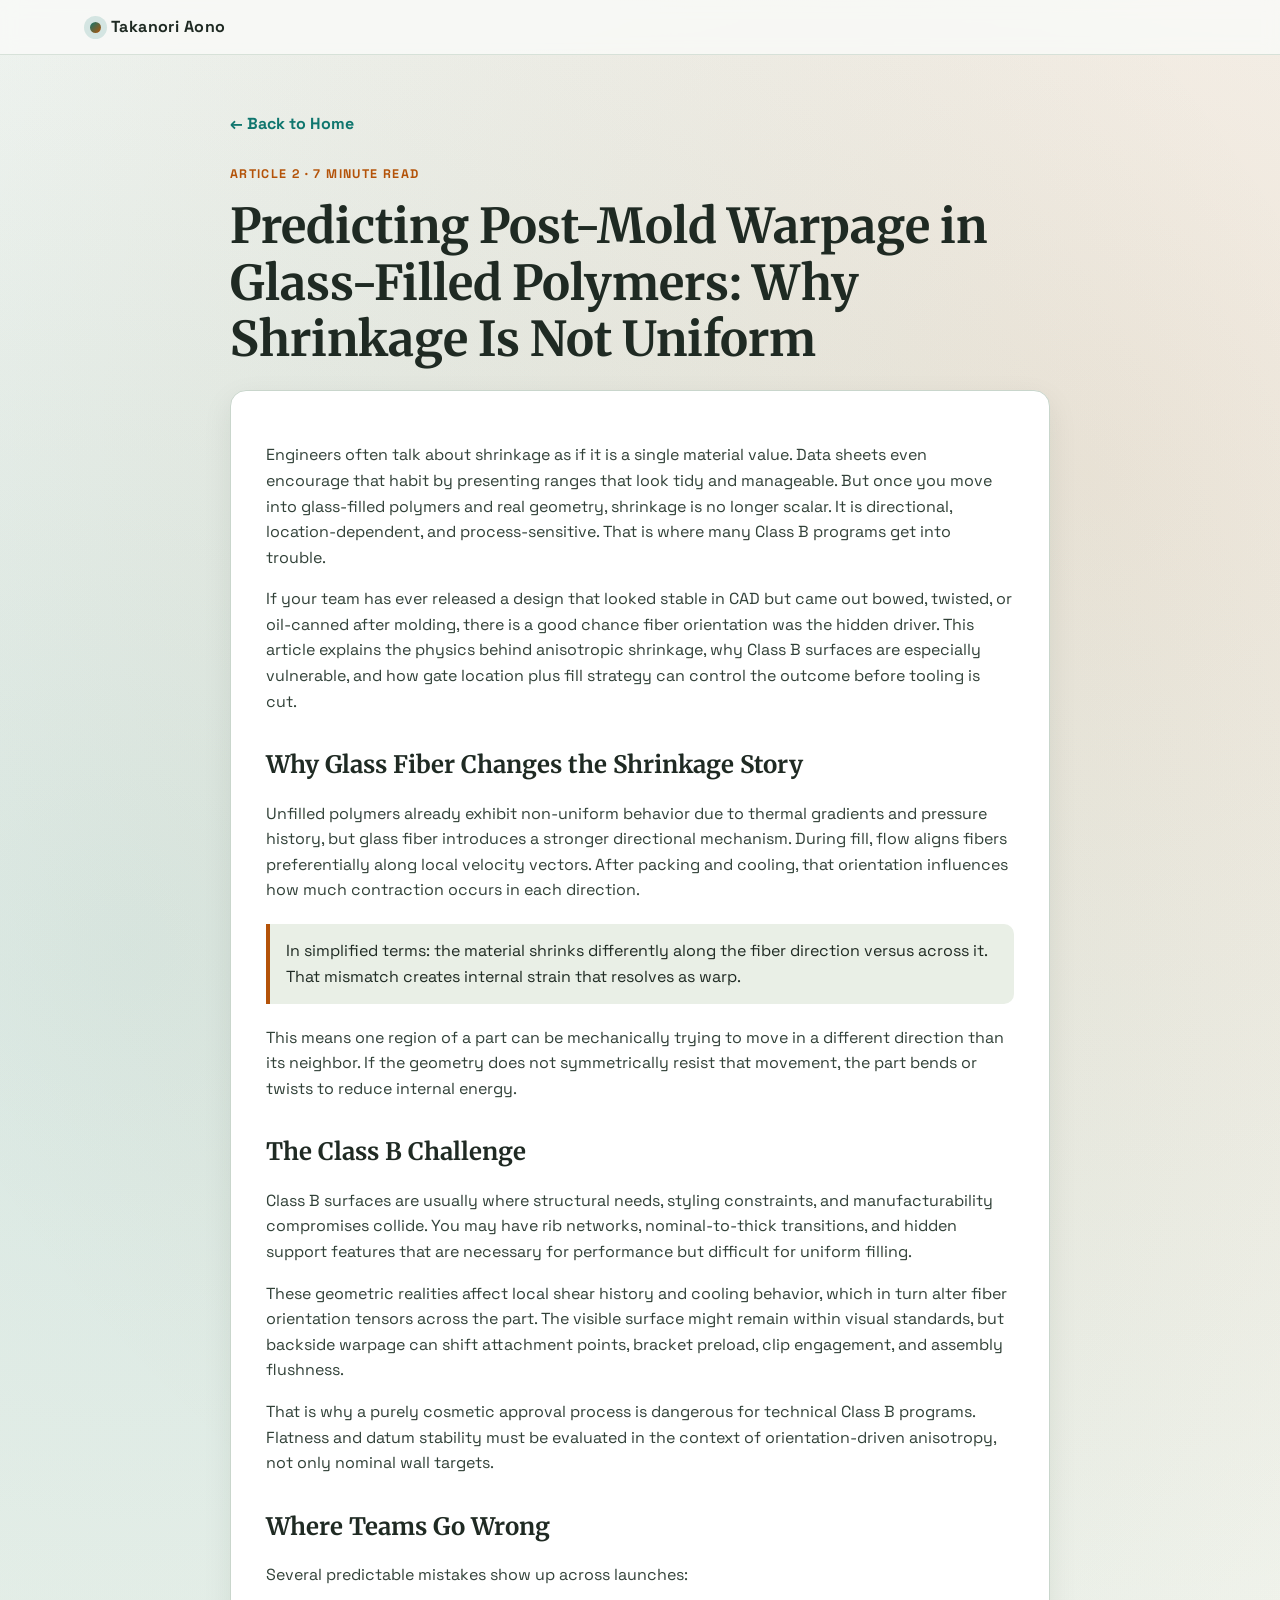
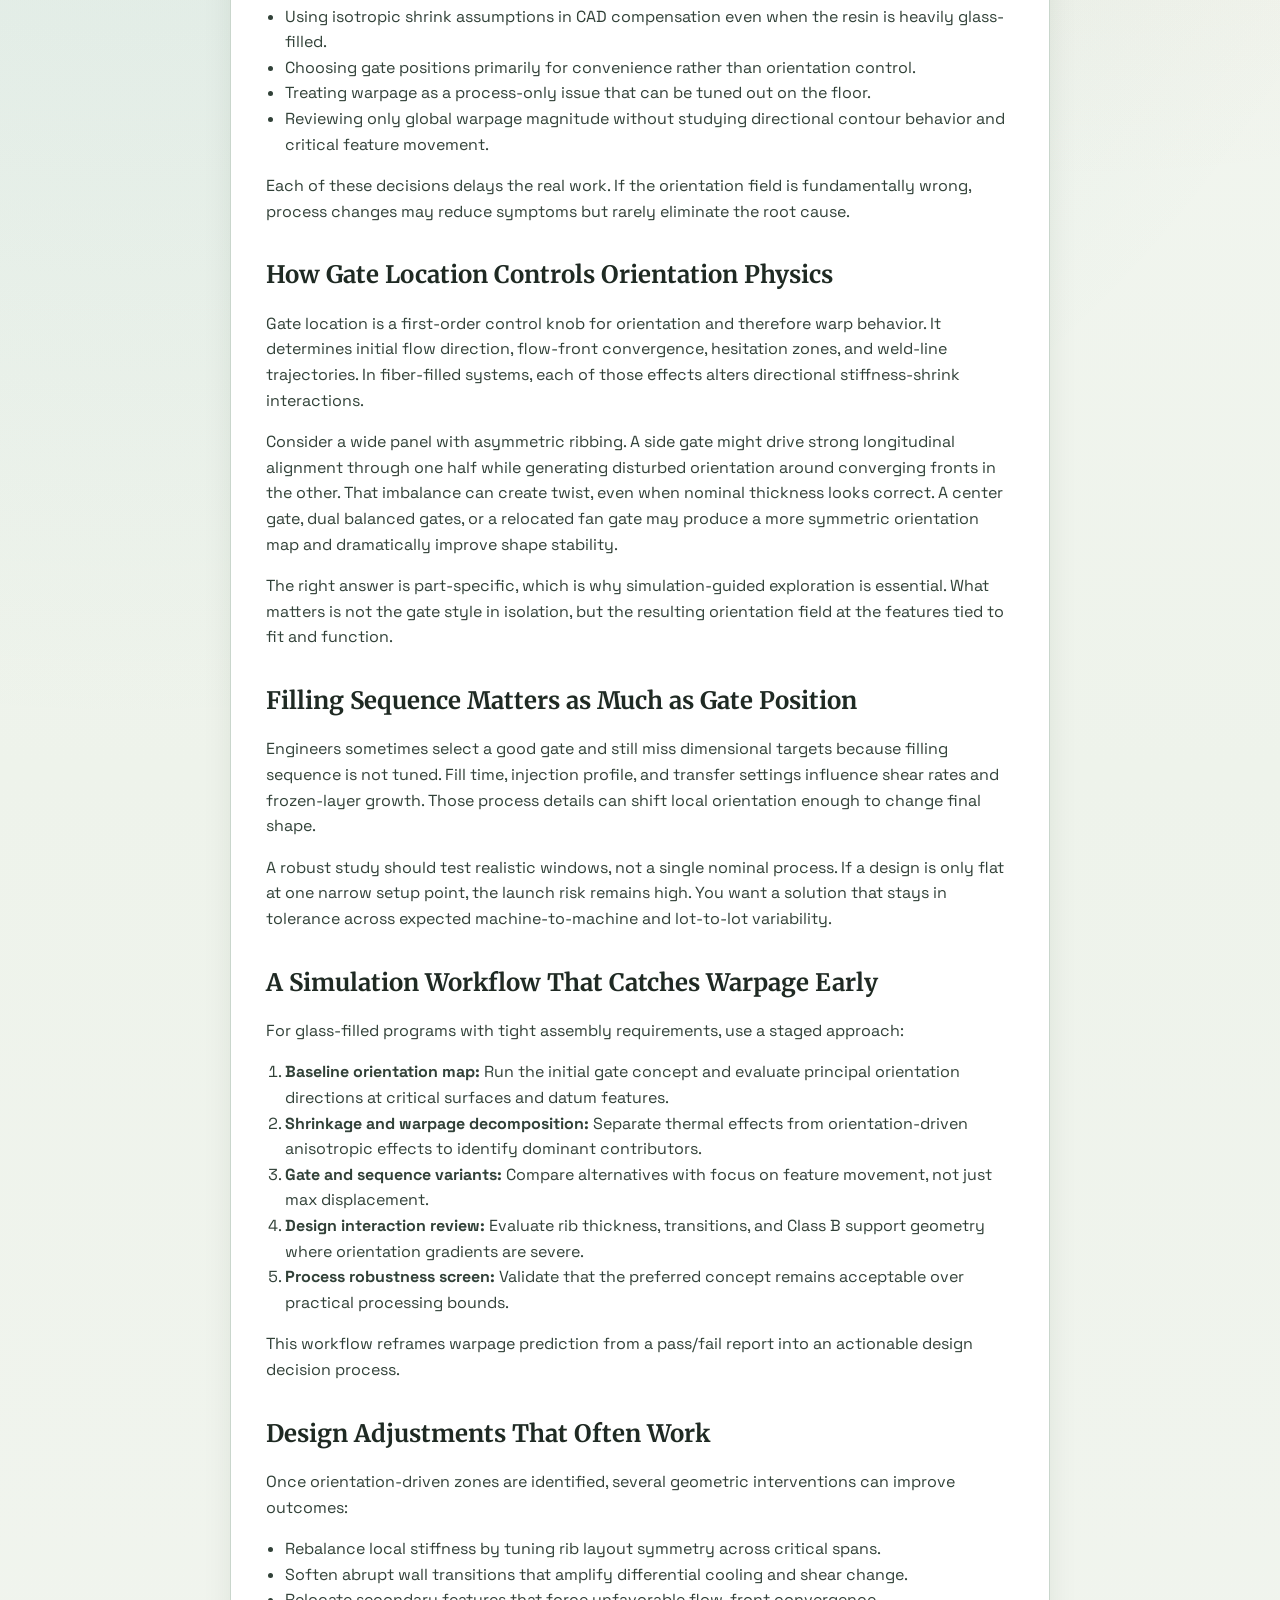
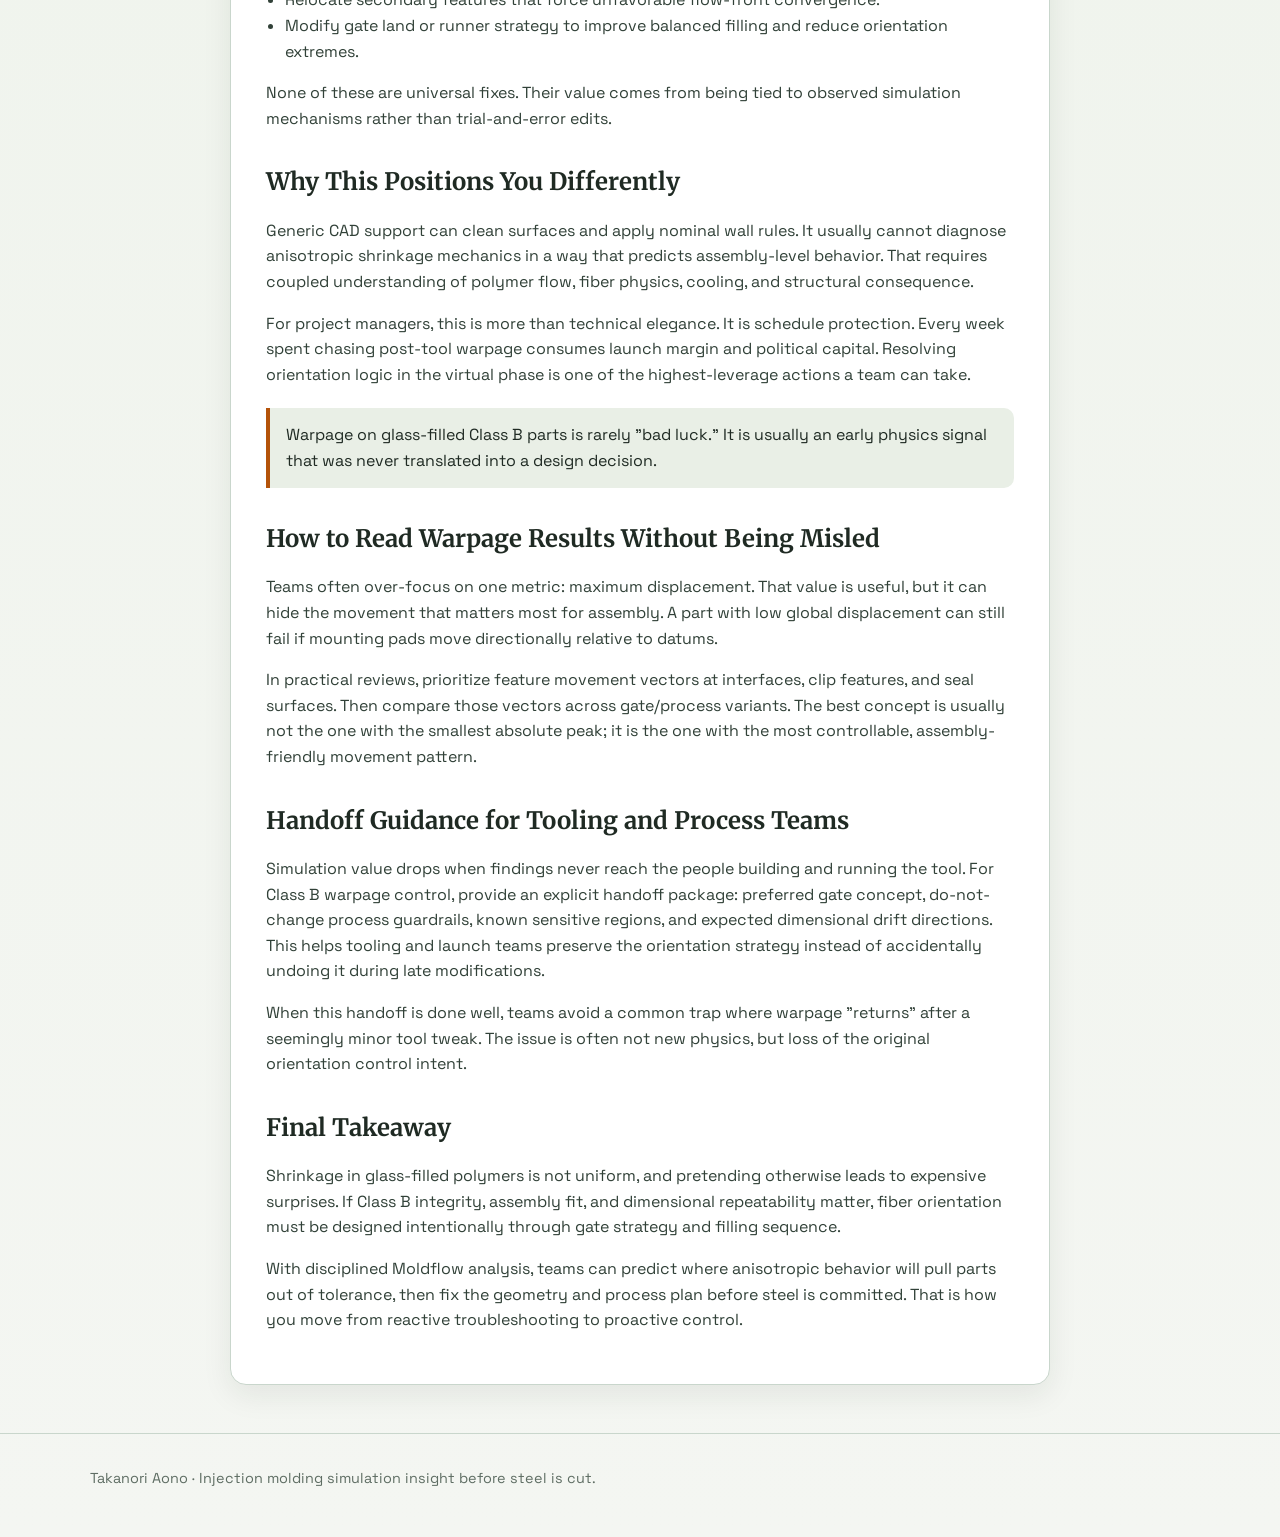
<file: articles/article-2-fiber-orientation.html>
﻿<!DOCTYPE html>
<html lang="en">
  <head>
    <meta charset="UTF-8" />
    <meta name="viewport" content="width=device-width, initial-scale=1.0" />
    <meta
      name="description"
      content="Understand anisotropic shrinkage and fiber orientation control to reduce Class B surface warpage in glass-filled polymers."
    />
    <title>Predicting Post-Mold Warpage in Glass-Filled Polymers | Takanori Aono</title>
    <link rel="preconnect" href="https://fonts.googleapis.com" />
    <link rel="preconnect" href="https://fonts.gstatic.com" crossorigin />
    <link
      href="https://fonts.googleapis.com/css2?family=Merriweather:wght@700;900&family=Space+Grotesk:wght@400;500;700&display=swap"
      rel="stylesheet"
    />
    <link rel="stylesheet" href="../styles.css" />
  </head>
  <body>
    <header class="top-nav">
      <div class="top-nav-inner">
        <a class="brand" href="../index.html">
          <span class="brand-dot" aria-hidden="true"></span>
          <span>Takanori Aono</span>
        </a>
      </div>
    </header>

    <section class="article-hero article-shell">
      <a class="back-link" href="../index.html">← Back to Home</a>
      <p class="kicker">Article 2 · 7 minute read</p>
      <h1>Predicting Post-Mold Warpage in Glass-Filled Polymers: Why Shrinkage Is Not Uniform</h1>
    </section>

    <main class="article-shell">
      <article class="article-content">
        <p>
          Engineers often talk about shrinkage as if it is a single material value. Data sheets even
          encourage that habit by presenting ranges that look tidy and manageable. But once you move
          into glass-filled polymers and real geometry, shrinkage is no longer scalar. It is
          directional, location-dependent, and process-sensitive. That is where many Class B
          programs get into trouble.
        </p>

        <p>
          If your team has ever released a design that looked stable in CAD but came out bowed,
          twisted, or oil-canned after molding, there is a good chance fiber orientation was the
          hidden driver. This article explains the physics behind anisotropic shrinkage, why Class B
          surfaces are especially vulnerable, and how gate location plus fill strategy can control
          the outcome before tooling is cut.
        </p>

        <h2>Why Glass Fiber Changes the Shrinkage Story</h2>
        <p>
          Unfilled polymers already exhibit non-uniform behavior due to thermal gradients and
          pressure history, but glass fiber introduces a stronger directional mechanism. During fill,
          flow aligns fibers preferentially along local velocity vectors. After packing and cooling,
          that orientation influences how much contraction occurs in each direction.
        </p>

        <div class="callout">
          In simplified terms: the material shrinks differently along the fiber direction versus
          across it. That mismatch creates internal strain that resolves as warp.
        </div>

        <p>
          This means one region of a part can be mechanically trying to move in a different
          direction than its neighbor. If the geometry does not symmetrically resist that movement,
          the part bends or twists to reduce internal energy.
        </p>

        <h2>The Class B Challenge</h2>
        <p>
          Class B surfaces are usually where structural needs, styling constraints, and manufacturability
          compromises collide. You may have rib networks, nominal-to-thick transitions, and hidden
          support features that are necessary for performance but difficult for uniform filling.
        </p>

        <p>
          These geometric realities affect local shear history and cooling behavior, which in turn
          alter fiber orientation tensors across the part. The visible surface might remain within
          visual standards, but backside warpage can shift attachment points, bracket preload, clip
          engagement, and assembly flushness.
        </p>

        <p>
          That is why a purely cosmetic approval process is dangerous for technical Class B programs.
          Flatness and datum stability must be evaluated in the context of orientation-driven
          anisotropy, not only nominal wall targets.
        </p>

        <h2>Where Teams Go Wrong</h2>
        <p>
          Several predictable mistakes show up across launches:
        </p>

        <ul>
          <li>
            Using isotropic shrink assumptions in CAD compensation even when the resin is heavily
            glass-filled.
          </li>
          <li>
            Choosing gate positions primarily for convenience rather than orientation control.
          </li>
          <li>
            Treating warpage as a process-only issue that can be tuned out on the floor.
          </li>
          <li>
            Reviewing only global warpage magnitude without studying directional contour behavior and
            critical feature movement.
          </li>
        </ul>

        <p>
          Each of these decisions delays the real work. If the orientation field is fundamentally
          wrong, process changes may reduce symptoms but rarely eliminate the root cause.
        </p>

        <h2>How Gate Location Controls Orientation Physics</h2>
        <p>
          Gate location is a first-order control knob for orientation and therefore warp behavior. It
          determines initial flow direction, flow-front convergence, hesitation zones, and weld-line
          trajectories. In fiber-filled systems, each of those effects alters directional
          stiffness-shrink interactions.
        </p>

        <p>
          Consider a wide panel with asymmetric ribbing. A side gate might drive strong longitudinal
          alignment through one half while generating disturbed orientation around converging fronts
          in the other. That imbalance can create twist, even when nominal thickness looks correct.
          A center gate, dual balanced gates, or a relocated fan gate may produce a more symmetric
          orientation map and dramatically improve shape stability.
        </p>

        <p>
          The right answer is part-specific, which is why simulation-guided exploration is essential.
          What matters is not the gate style in isolation, but the resulting orientation field at the
          features tied to fit and function.
        </p>

        <h2>Filling Sequence Matters as Much as Gate Position</h2>
        <p>
          Engineers sometimes select a good gate and still miss dimensional targets because filling
          sequence is not tuned. Fill time, injection profile, and transfer settings influence shear
          rates and frozen-layer growth. Those process details can shift local orientation enough to
          change final shape.
        </p>

        <p>
          A robust study should test realistic windows, not a single nominal process. If a design is
          only flat at one narrow setup point, the launch risk remains high. You want a solution that
          stays in tolerance across expected machine-to-machine and lot-to-lot variability.
        </p>

        <h2>A Simulation Workflow That Catches Warpage Early</h2>
        <p>
          For glass-filled programs with tight assembly requirements, use a staged approach:
        </p>

        <ol>
          <li>
            <strong>Baseline orientation map:</strong> Run the initial gate concept and evaluate
            principal orientation directions at critical surfaces and datum features.
          </li>
          <li>
            <strong>Shrinkage and warpage decomposition:</strong> Separate thermal effects from
            orientation-driven anisotropic effects to identify dominant contributors.
          </li>
          <li>
            <strong>Gate and sequence variants:</strong> Compare alternatives with focus on feature
            movement, not just max displacement.
          </li>
          <li>
            <strong>Design interaction review:</strong> Evaluate rib thickness, transitions, and Class
            B support geometry where orientation gradients are severe.
          </li>
          <li>
            <strong>Process robustness screen:</strong> Validate that the preferred concept remains
            acceptable over practical processing bounds.
          </li>
        </ol>

        <p>
          This workflow reframes warpage prediction from a pass/fail report into an actionable design
          decision process.
        </p>

        <h2>Design Adjustments That Often Work</h2>
        <p>
          Once orientation-driven zones are identified, several geometric interventions can improve
          outcomes:
        </p>

        <ul>
          <li>Rebalance local stiffness by tuning rib layout symmetry across critical spans.</li>
          <li>Soften abrupt wall transitions that amplify differential cooling and shear change.</li>
          <li>Relocate secondary features that force unfavorable flow-front convergence.</li>
          <li>
            Modify gate land or runner strategy to improve balanced filling and reduce orientation
            extremes.
          </li>
        </ul>

        <p>
          None of these are universal fixes. Their value comes from being tied to observed simulation
          mechanisms rather than trial-and-error edits.
        </p>

        <h2>Why This Positions You Differently</h2>
        <p>
          Generic CAD support can clean surfaces and apply nominal wall rules. It usually cannot
          diagnose anisotropic shrinkage mechanics in a way that predicts assembly-level behavior.
          That requires coupled understanding of polymer flow, fiber physics, cooling, and structural
          consequence.
        </p>

        <p>
          For project managers, this is more than technical elegance. It is schedule protection.
          Every week spent chasing post-tool warpage consumes launch margin and political capital.
          Resolving orientation logic in the virtual phase is one of the highest-leverage actions a
          team can take.
        </p>

        <div class="callout">
          Warpage on glass-filled Class B parts is rarely "bad luck." It is usually an early physics
          signal that was never translated into a design decision.
        </div>

        <h2>How to Read Warpage Results Without Being Misled</h2>
        <p>
          Teams often over-focus on one metric: maximum displacement. That value is useful, but it
          can hide the movement that matters most for assembly. A part with low global displacement
          can still fail if mounting pads move directionally relative to datums.
        </p>

        <p>
          In practical reviews, prioritize feature movement vectors at interfaces, clip features,
          and seal surfaces. Then compare those vectors across gate/process variants. The best
          concept is usually not the one with the smallest absolute peak; it is the one with the
          most controllable, assembly-friendly movement pattern.
        </p>

        <h2>Handoff Guidance for Tooling and Process Teams</h2>
        <p>
          Simulation value drops when findings never reach the people building and running the tool.
          For Class B warpage control, provide an explicit handoff package: preferred gate concept,
          do-not-change process guardrails, known sensitive regions, and expected dimensional drift
          directions. This helps tooling and launch teams preserve the orientation strategy instead
          of accidentally undoing it during late modifications.
        </p>

        <p>
          When this handoff is done well, teams avoid a common trap where warpage "returns" after a
          seemingly minor tool tweak. The issue is often not new physics, but loss of the original
          orientation control intent.
        </p>

        <h2>Final Takeaway</h2>
        <p>
          Shrinkage in glass-filled polymers is not uniform, and pretending otherwise leads to
          expensive surprises. If Class B integrity, assembly fit, and dimensional repeatability
          matter, fiber orientation must be designed intentionally through gate strategy and filling
          sequence.
        </p>

        <p>
          With disciplined Moldflow analysis, teams can predict where anisotropic behavior will pull
          parts out of tolerance, then fix the geometry and process plan before steel is committed.
          That is how you move from reactive troubleshooting to proactive control.
        </p>
      </article>
    </main>

    <footer class="footer">
      <div class="site-wrap">
        <p>Takanori Aono · Injection molding simulation insight before steel is cut.</p>
      </div>
    </footer>
  </body>
</html>
</file>
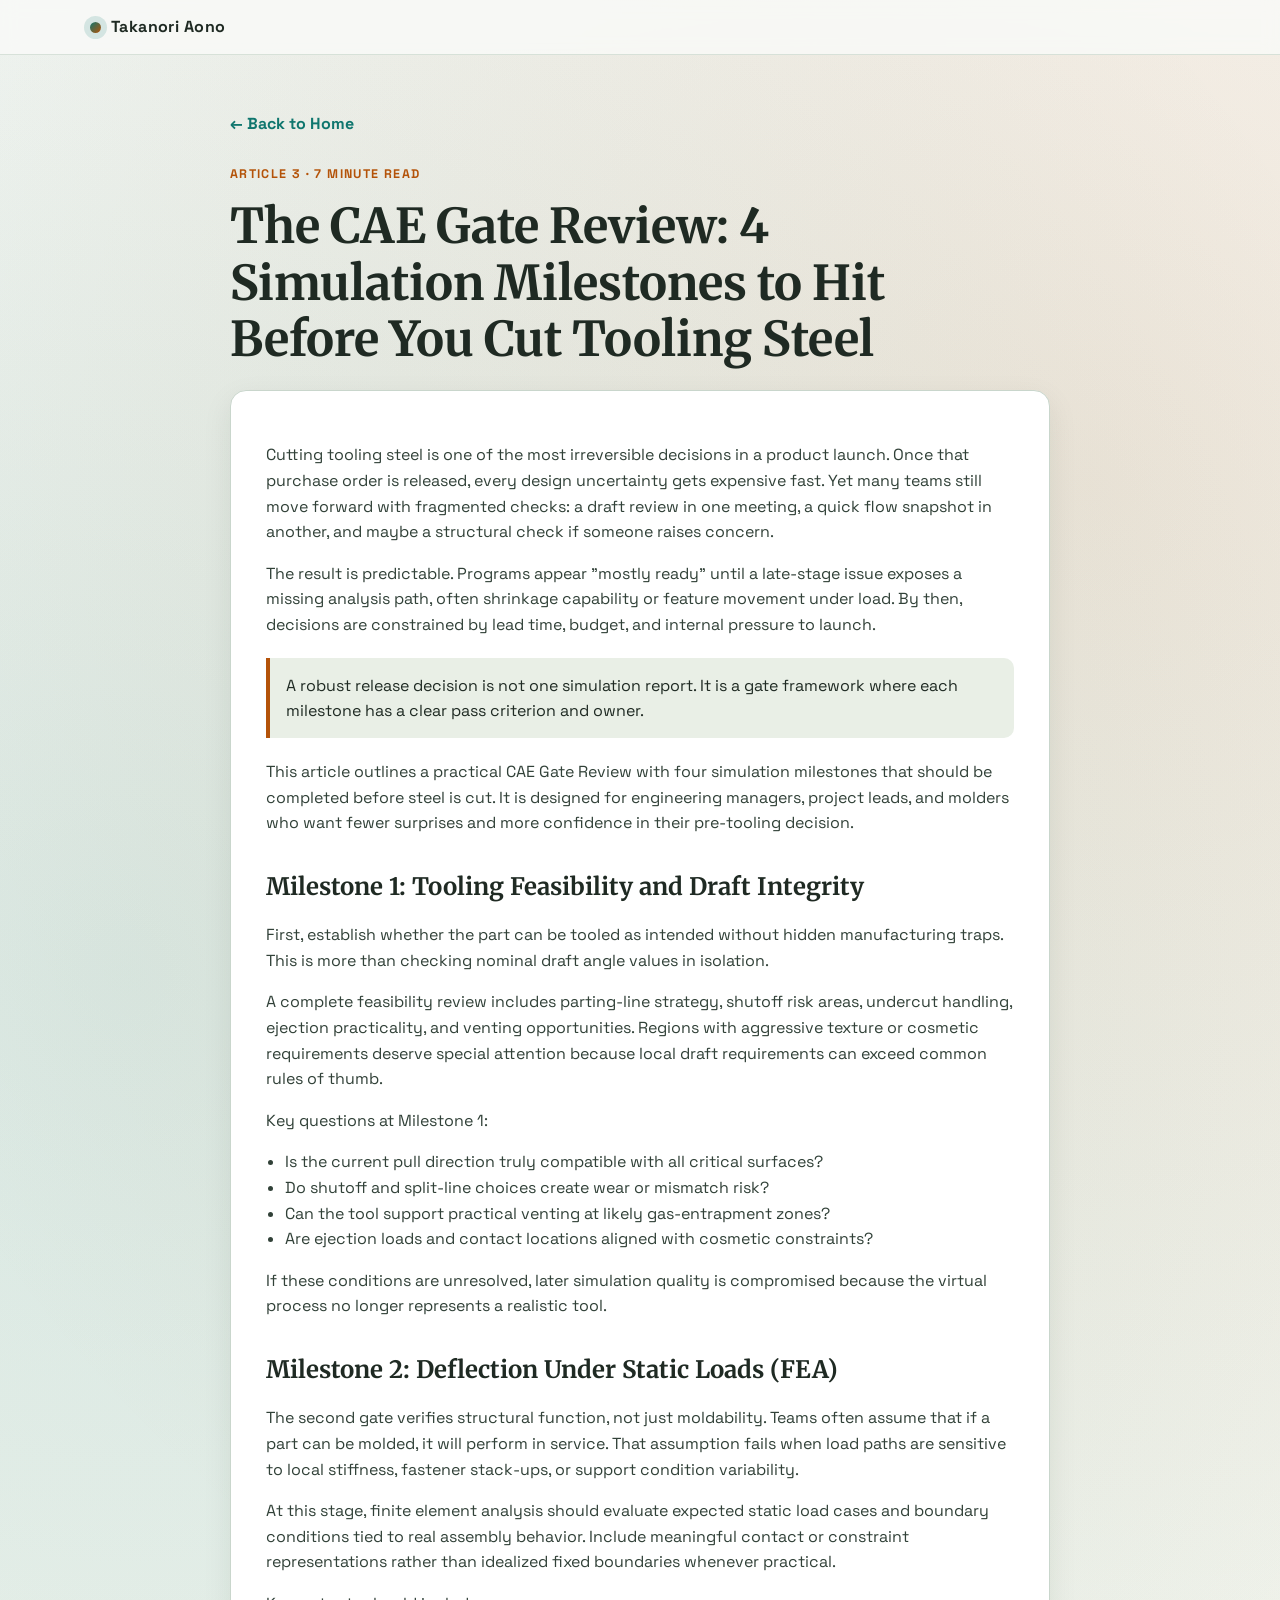
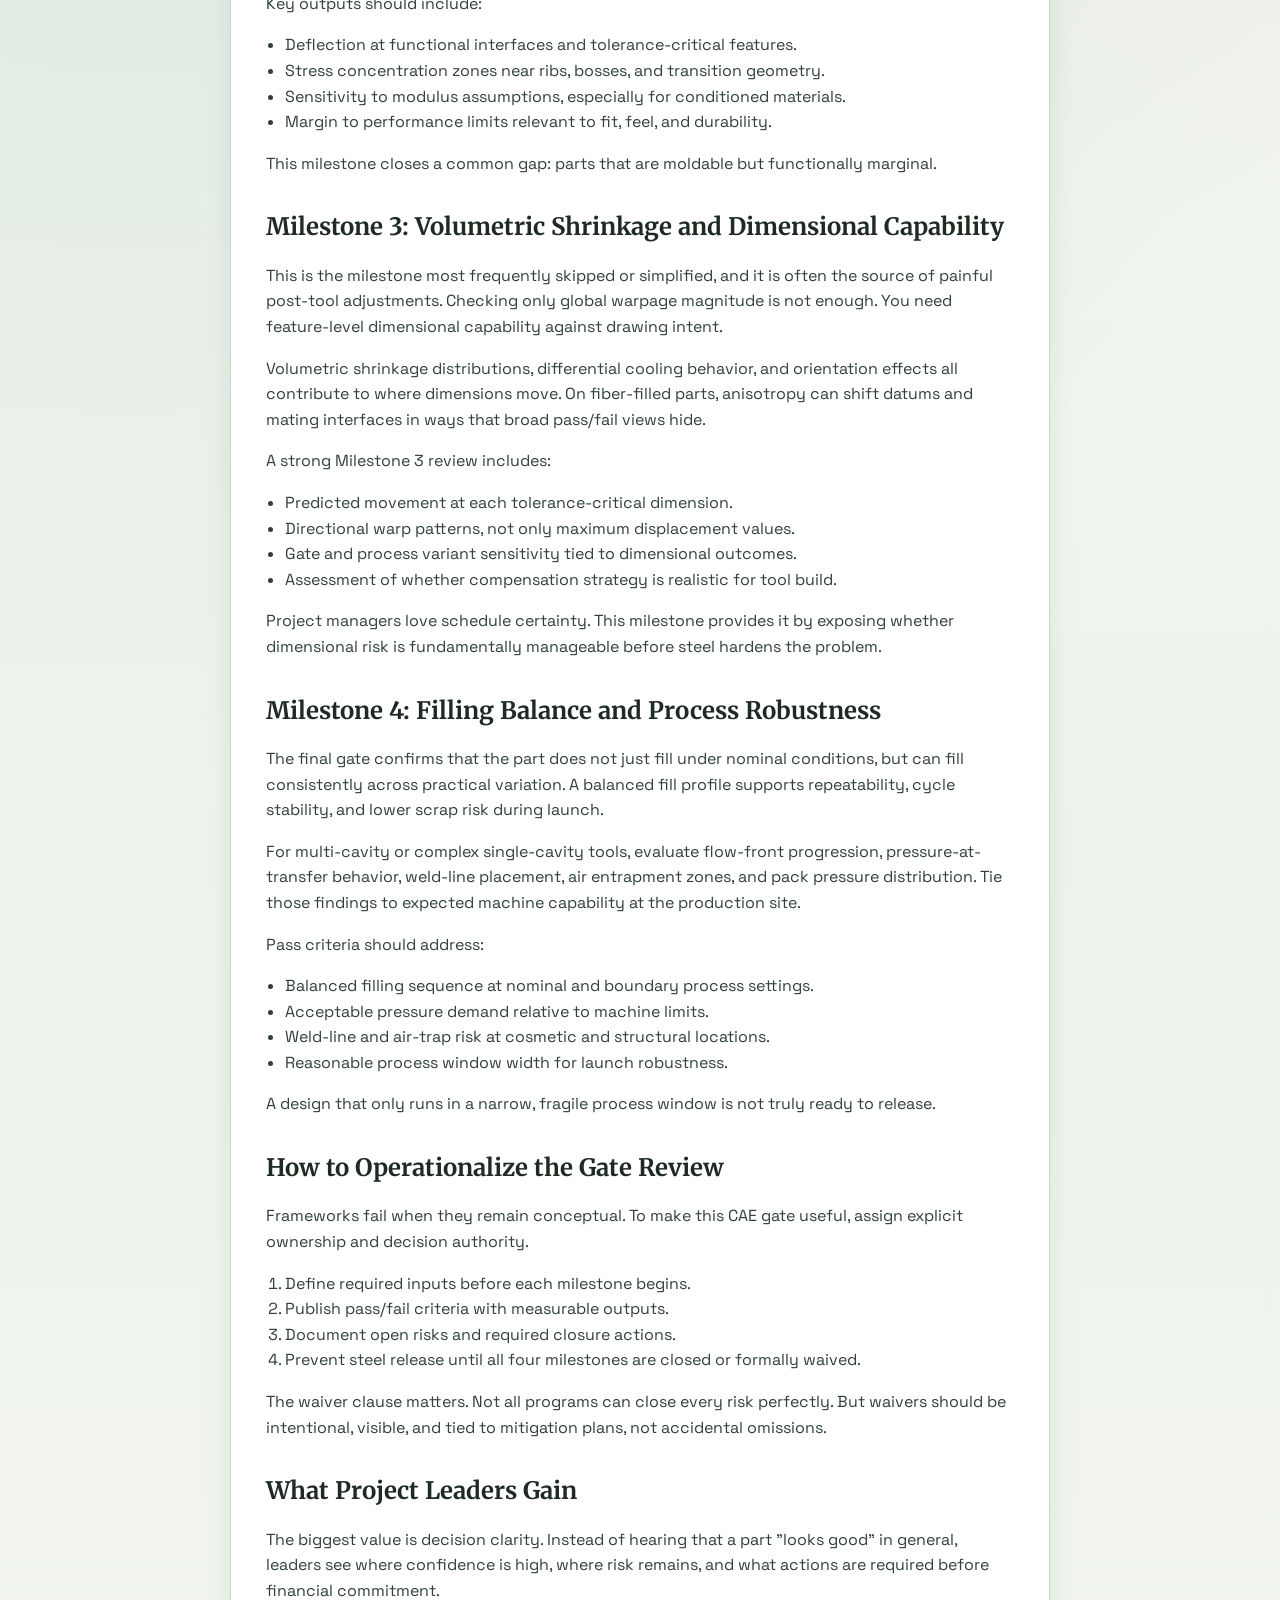
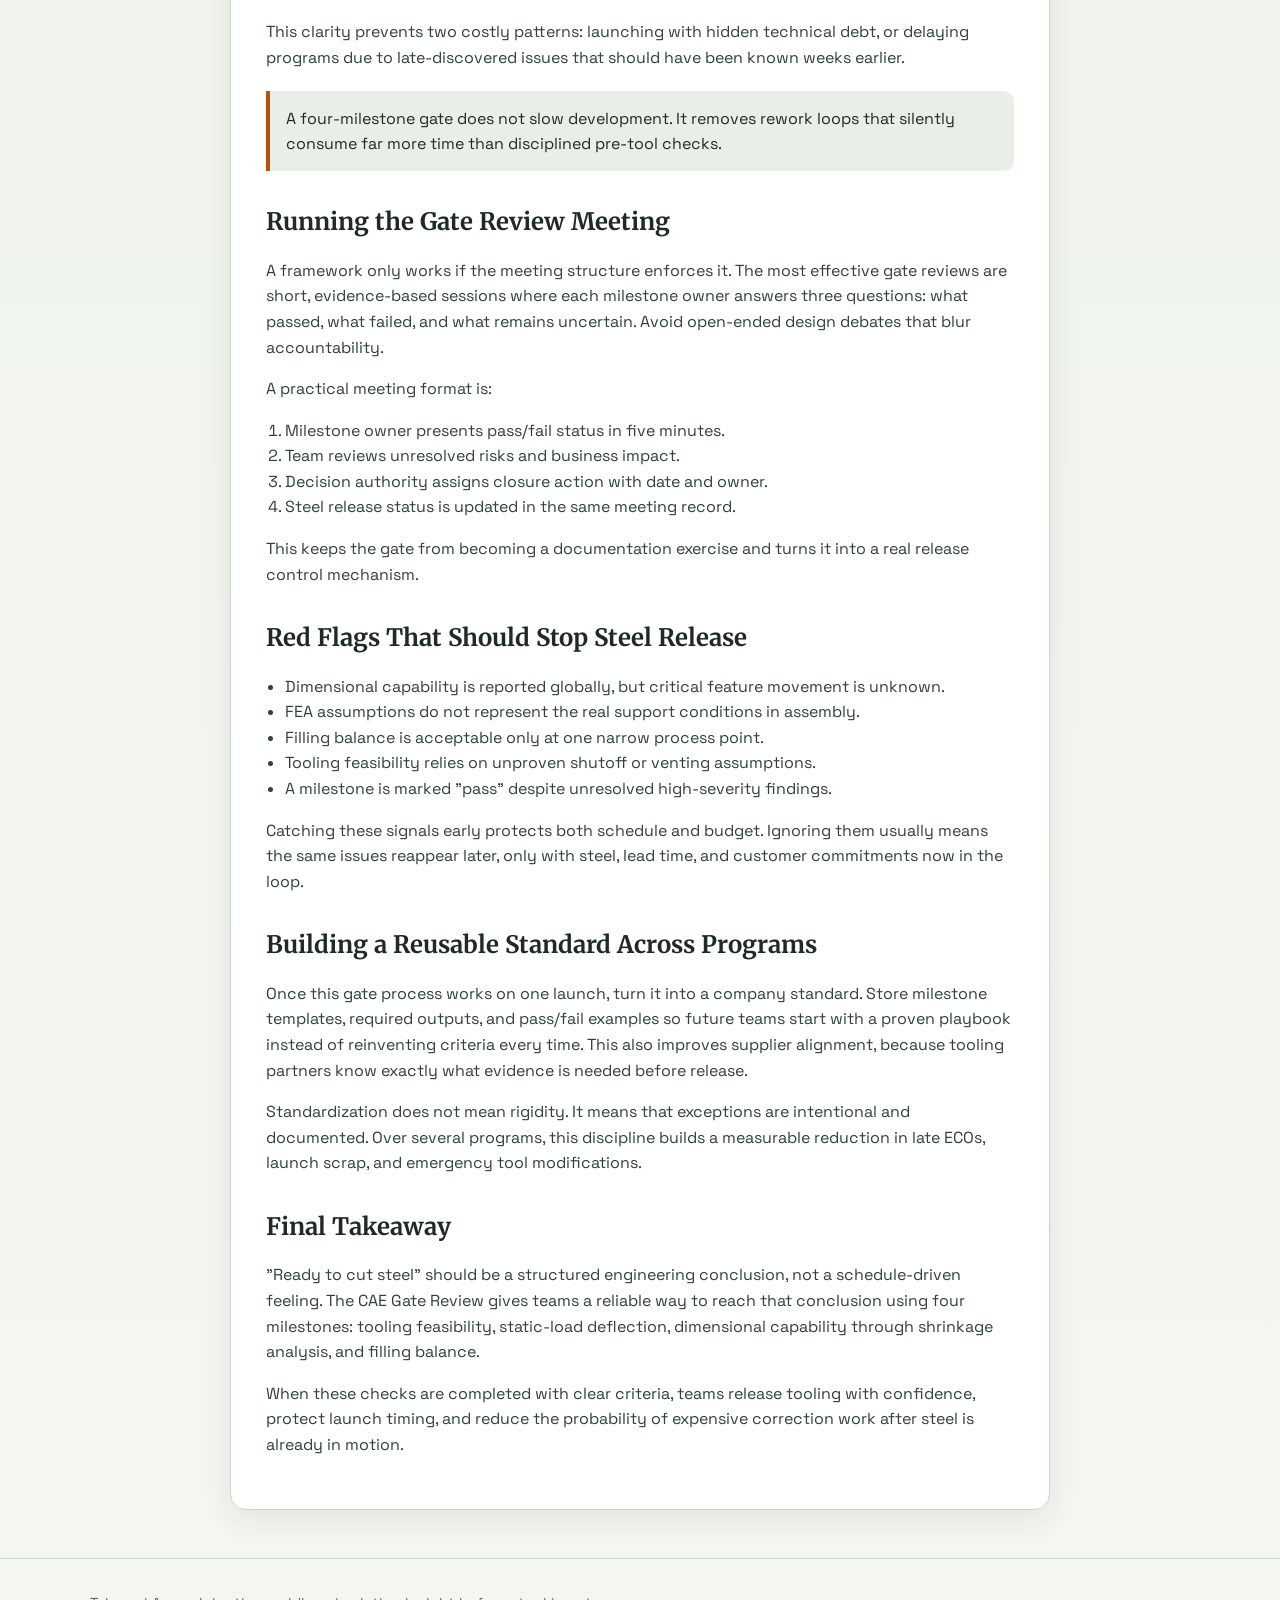
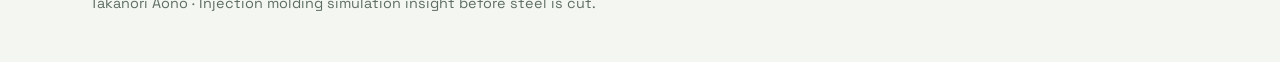
<file: articles/article-3-ready-to-cut-steel.html>
﻿<!DOCTYPE html>
<html lang="en">
  <head>
    <meta charset="UTF-8" />
    <meta name="viewport" content="width=device-width, initial-scale=1.0" />
    <meta
      name="description"
      content="A 4-milestone CAE gate review framework to verify tooling feasibility, structural deflection, shrinkage capability, and filling balance before cutting steel."
    />
    <title>The CAE Gate Review: 4 Simulation Milestones | Takanori Aono</title>
    <link rel="preconnect" href="https://fonts.googleapis.com" />
    <link rel="preconnect" href="https://fonts.gstatic.com" crossorigin />
    <link
      href="https://fonts.googleapis.com/css2?family=Merriweather:wght@700;900&family=Space+Grotesk:wght@400;500;700&display=swap"
      rel="stylesheet"
    />
    <link rel="stylesheet" href="../styles.css" />
  </head>
  <body>
    <header class="top-nav">
      <div class="top-nav-inner">
        <a class="brand" href="../index.html">
          <span class="brand-dot" aria-hidden="true"></span>
          <span>Takanori Aono</span>
        </a>
      </div>
    </header>

    <section class="article-hero article-shell">
      <a class="back-link" href="../index.html">← Back to Home</a>
      <p class="kicker">Article 3 · 7 minute read</p>
      <h1>The CAE Gate Review: 4 Simulation Milestones to Hit Before You Cut Tooling Steel</h1>
    </section>

    <main class="article-shell">
      <article class="article-content">
        <p>
          Cutting tooling steel is one of the most irreversible decisions in a product launch. Once
          that purchase order is released, every design uncertainty gets expensive fast. Yet many
          teams still move forward with fragmented checks: a draft review in one meeting, a quick
          flow snapshot in another, and maybe a structural check if someone raises concern.
        </p>

        <p>
          The result is predictable. Programs appear "mostly ready" until a late-stage issue exposes
          a missing analysis path, often shrinkage capability or feature movement under load. By
          then, decisions are constrained by lead time, budget, and internal pressure to launch.
        </p>

        <div class="callout">
          A robust release decision is not one simulation report. It is a gate framework where each
          milestone has a clear pass criterion and owner.
        </div>

        <p>
          This article outlines a practical CAE Gate Review with four simulation milestones that
          should be completed before steel is cut. It is designed for engineering managers, project
          leads, and molders who want fewer surprises and more confidence in their pre-tooling
          decision.
        </p>

        <h2>Milestone 1: Tooling Feasibility and Draft Integrity</h2>
        <p>
          First, establish whether the part can be tooled as intended without hidden manufacturing
          traps. This is more than checking nominal draft angle values in isolation.
        </p>

        <p>
          A complete feasibility review includes parting-line strategy, shutoff risk areas,
          undercut handling, ejection practicality, and venting opportunities. Regions with
          aggressive texture or cosmetic requirements deserve special attention because local draft
          requirements can exceed common rules of thumb.
        </p>

        <p>
          Key questions at Milestone 1:
        </p>

        <ul>
          <li>Is the current pull direction truly compatible with all critical surfaces?</li>
          <li>Do shutoff and split-line choices create wear or mismatch risk?</li>
          <li>Can the tool support practical venting at likely gas-entrapment zones?</li>
          <li>Are ejection loads and contact locations aligned with cosmetic constraints?</li>
        </ul>

        <p>
          If these conditions are unresolved, later simulation quality is compromised because the
          virtual process no longer represents a realistic tool.
        </p>

        <h2>Milestone 2: Deflection Under Static Loads (FEA)</h2>
        <p>
          The second gate verifies structural function, not just moldability. Teams often assume
          that if a part can be molded, it will perform in service. That assumption fails when load
          paths are sensitive to local stiffness, fastener stack-ups, or support condition
          variability.
        </p>

        <p>
          At this stage, finite element analysis should evaluate expected static load cases and
          boundary conditions tied to real assembly behavior. Include meaningful contact or constraint
          representations rather than idealized fixed boundaries whenever practical.
        </p>

        <p>
          Key outputs should include:
        </p>

        <ul>
          <li>Deflection at functional interfaces and tolerance-critical features.</li>
          <li>Stress concentration zones near ribs, bosses, and transition geometry.</li>
          <li>Sensitivity to modulus assumptions, especially for conditioned materials.</li>
          <li>Margin to performance limits relevant to fit, feel, and durability.</li>
        </ul>

        <p>
          This milestone closes a common gap: parts that are moldable but functionally marginal.
        </p>

        <h2>Milestone 3: Volumetric Shrinkage and Dimensional Capability</h2>
        <p>
          This is the milestone most frequently skipped or simplified, and it is often the source of
          painful post-tool adjustments. Checking only global warpage magnitude is not enough. You
          need feature-level dimensional capability against drawing intent.
        </p>

        <p>
          Volumetric shrinkage distributions, differential cooling behavior, and orientation effects
          all contribute to where dimensions move. On fiber-filled parts, anisotropy can shift
          datums and mating interfaces in ways that broad pass/fail views hide.
        </p>

        <p>
          A strong Milestone 3 review includes:
        </p>

        <ul>
          <li>Predicted movement at each tolerance-critical dimension.</li>
          <li>Directional warp patterns, not only maximum displacement values.</li>
          <li>Gate and process variant sensitivity tied to dimensional outcomes.</li>
          <li>Assessment of whether compensation strategy is realistic for tool build.</li>
        </ul>

        <p>
          Project managers love schedule certainty. This milestone provides it by exposing whether
          dimensional risk is fundamentally manageable before steel hardens the problem.
        </p>

        <h2>Milestone 4: Filling Balance and Process Robustness</h2>
        <p>
          The final gate confirms that the part does not just fill under nominal conditions, but can
          fill consistently across practical variation. A balanced fill profile supports repeatability,
          cycle stability, and lower scrap risk during launch.
        </p>

        <p>
          For multi-cavity or complex single-cavity tools, evaluate flow-front progression,
          pressure-at-transfer behavior, weld-line placement, air entrapment zones, and pack pressure
          distribution. Tie those findings to expected machine capability at the production site.
        </p>

        <p>
          Pass criteria should address:
        </p>

        <ul>
          <li>Balanced filling sequence at nominal and boundary process settings.</li>
          <li>Acceptable pressure demand relative to machine limits.</li>
          <li>Weld-line and air-trap risk at cosmetic and structural locations.</li>
          <li>Reasonable process window width for launch robustness.</li>
        </ul>

        <p>
          A design that only runs in a narrow, fragile process window is not truly ready to release.
        </p>

        <h2>How to Operationalize the Gate Review</h2>
        <p>
          Frameworks fail when they remain conceptual. To make this CAE gate useful, assign explicit
          ownership and decision authority.
        </p>

        <ol>
          <li>Define required inputs before each milestone begins.</li>
          <li>Publish pass/fail criteria with measurable outputs.</li>
          <li>Document open risks and required closure actions.</li>
          <li>Prevent steel release until all four milestones are closed or formally waived.</li>
        </ol>

        <p>
          The waiver clause matters. Not all programs can close every risk perfectly. But waivers
          should be intentional, visible, and tied to mitigation plans, not accidental omissions.
        </p>

        <h2>What Project Leaders Gain</h2>
        <p>
          The biggest value is decision clarity. Instead of hearing that a part "looks good" in
          general, leaders see where confidence is high, where risk remains, and what actions are
          required before financial commitment.
        </p>

        <p>
          This clarity prevents two costly patterns: launching with hidden technical debt, or delaying
          programs due to late-discovered issues that should have been known weeks earlier.
        </p>

        <div class="callout">
          A four-milestone gate does not slow development. It removes rework loops that silently
          consume far more time than disciplined pre-tool checks.
        </div>

        <h2>Running the Gate Review Meeting</h2>
        <p>
          A framework only works if the meeting structure enforces it. The most effective gate
          reviews are short, evidence-based sessions where each milestone owner answers three
          questions: what passed, what failed, and what remains uncertain. Avoid open-ended design
          debates that blur accountability.
        </p>

        <p>
          A practical meeting format is:
        </p>

        <ol>
          <li>Milestone owner presents pass/fail status in five minutes.</li>
          <li>Team reviews unresolved risks and business impact.</li>
          <li>Decision authority assigns closure action with date and owner.</li>
          <li>Steel release status is updated in the same meeting record.</li>
        </ol>

        <p>
          This keeps the gate from becoming a documentation exercise and turns it into a real
          release control mechanism.
        </p>

        <h2>Red Flags That Should Stop Steel Release</h2>
        <ul>
          <li>Dimensional capability is reported globally, but critical feature movement is unknown.</li>
          <li>FEA assumptions do not represent the real support conditions in assembly.</li>
          <li>Filling balance is acceptable only at one narrow process point.</li>
          <li>Tooling feasibility relies on unproven shutoff or venting assumptions.</li>
          <li>A milestone is marked "pass" despite unresolved high-severity findings.</li>
        </ul>

        <p>
          Catching these signals early protects both schedule and budget. Ignoring them usually means
          the same issues reappear later, only with steel, lead time, and customer commitments now in
          the loop.
        </p>

        <h2>Building a Reusable Standard Across Programs</h2>
        <p>
          Once this gate process works on one launch, turn it into a company standard. Store
          milestone templates, required outputs, and pass/fail examples so future teams start with a
          proven playbook instead of reinventing criteria every time. This also improves supplier
          alignment, because tooling partners know exactly what evidence is needed before release.
        </p>

        <p>
          Standardization does not mean rigidity. It means that exceptions are intentional and
          documented. Over several programs, this discipline builds a measurable reduction in late
          ECOs, launch scrap, and emergency tool modifications.
        </p>

        <h2>Final Takeaway</h2>
        <p>
          "Ready to cut steel" should be a structured engineering conclusion, not a schedule-driven
          feeling. The CAE Gate Review gives teams a reliable way to reach that conclusion using four
          milestones: tooling feasibility, static-load deflection, dimensional capability through
          shrinkage analysis, and filling balance.
        </p>

        <p>
          When these checks are completed with clear criteria, teams release tooling with confidence,
          protect launch timing, and reduce the probability of expensive correction work after steel
          is already in motion.
        </p>
      </article>
    </main>

    <footer class="footer">
      <div class="site-wrap">
        <p>Takanori Aono · Injection molding simulation insight before steel is cut.</p>
      </div>
    </footer>
  </body>
</html>
</file>
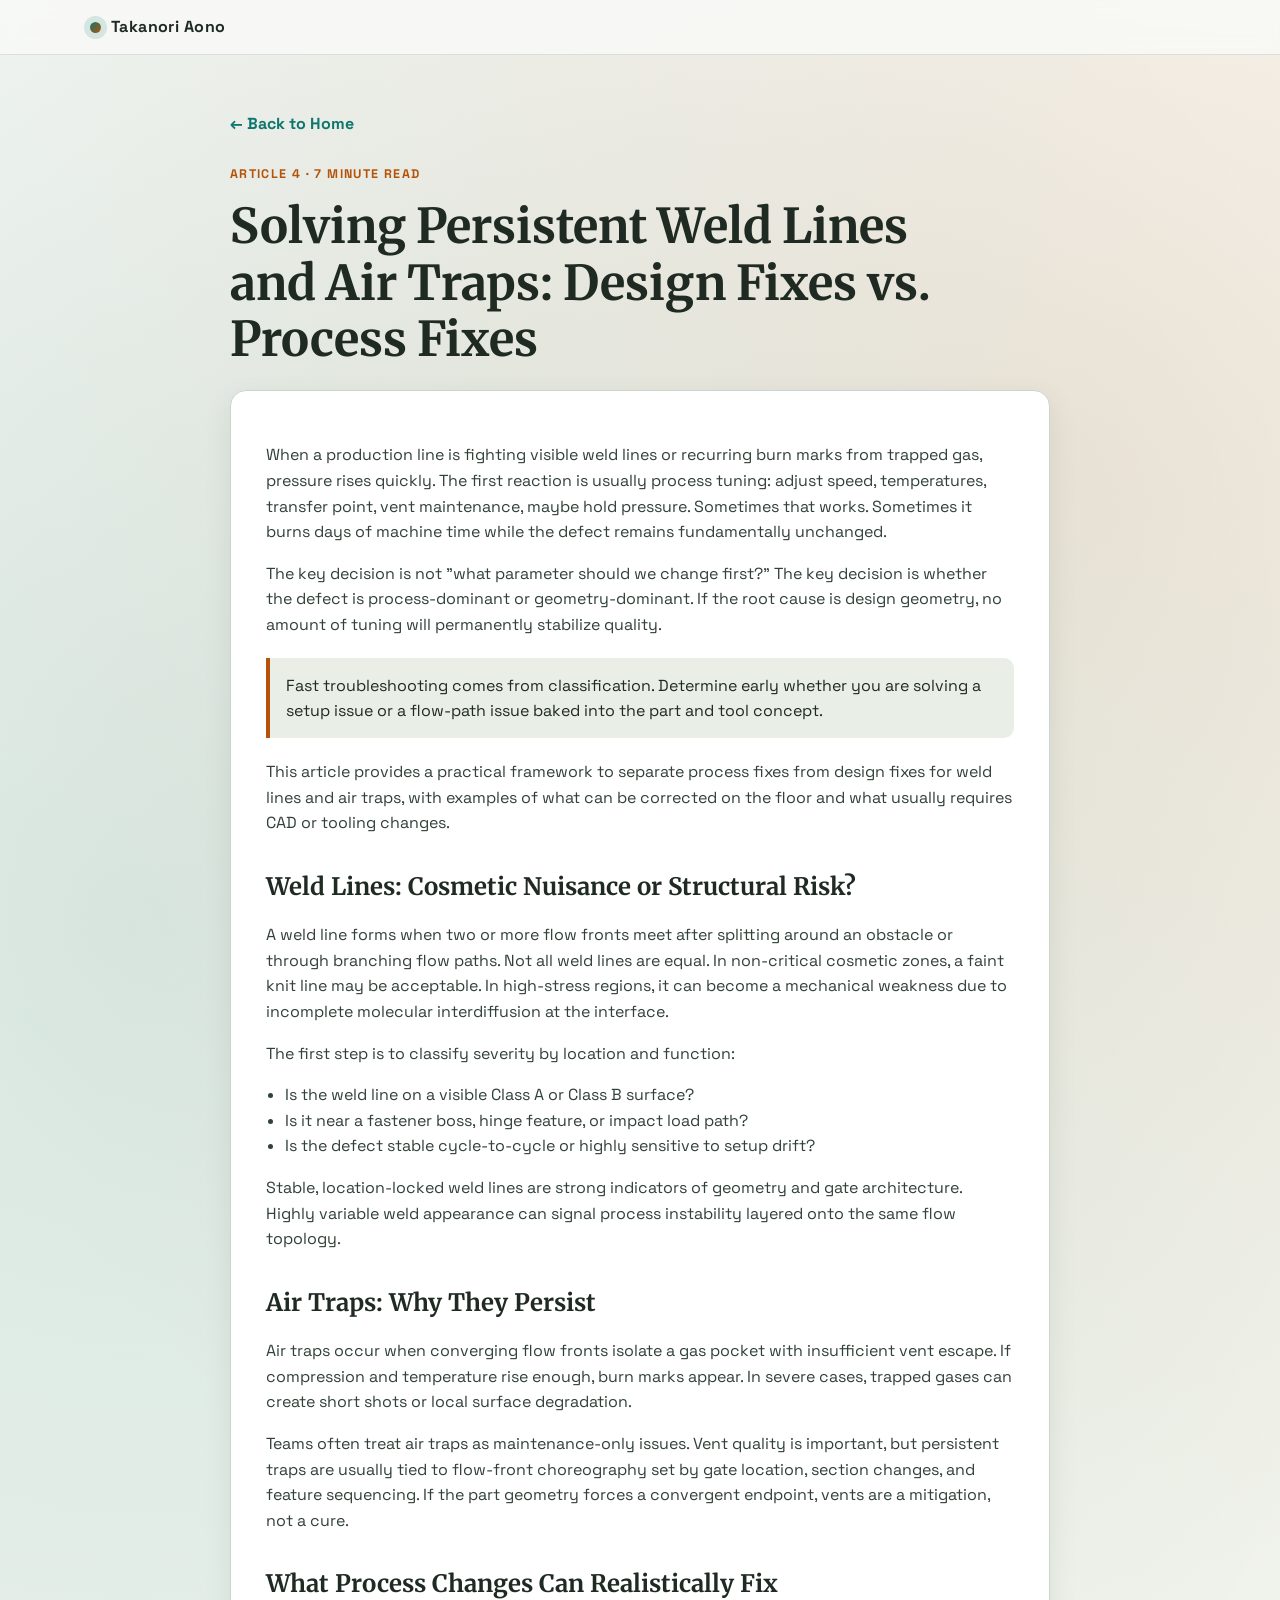
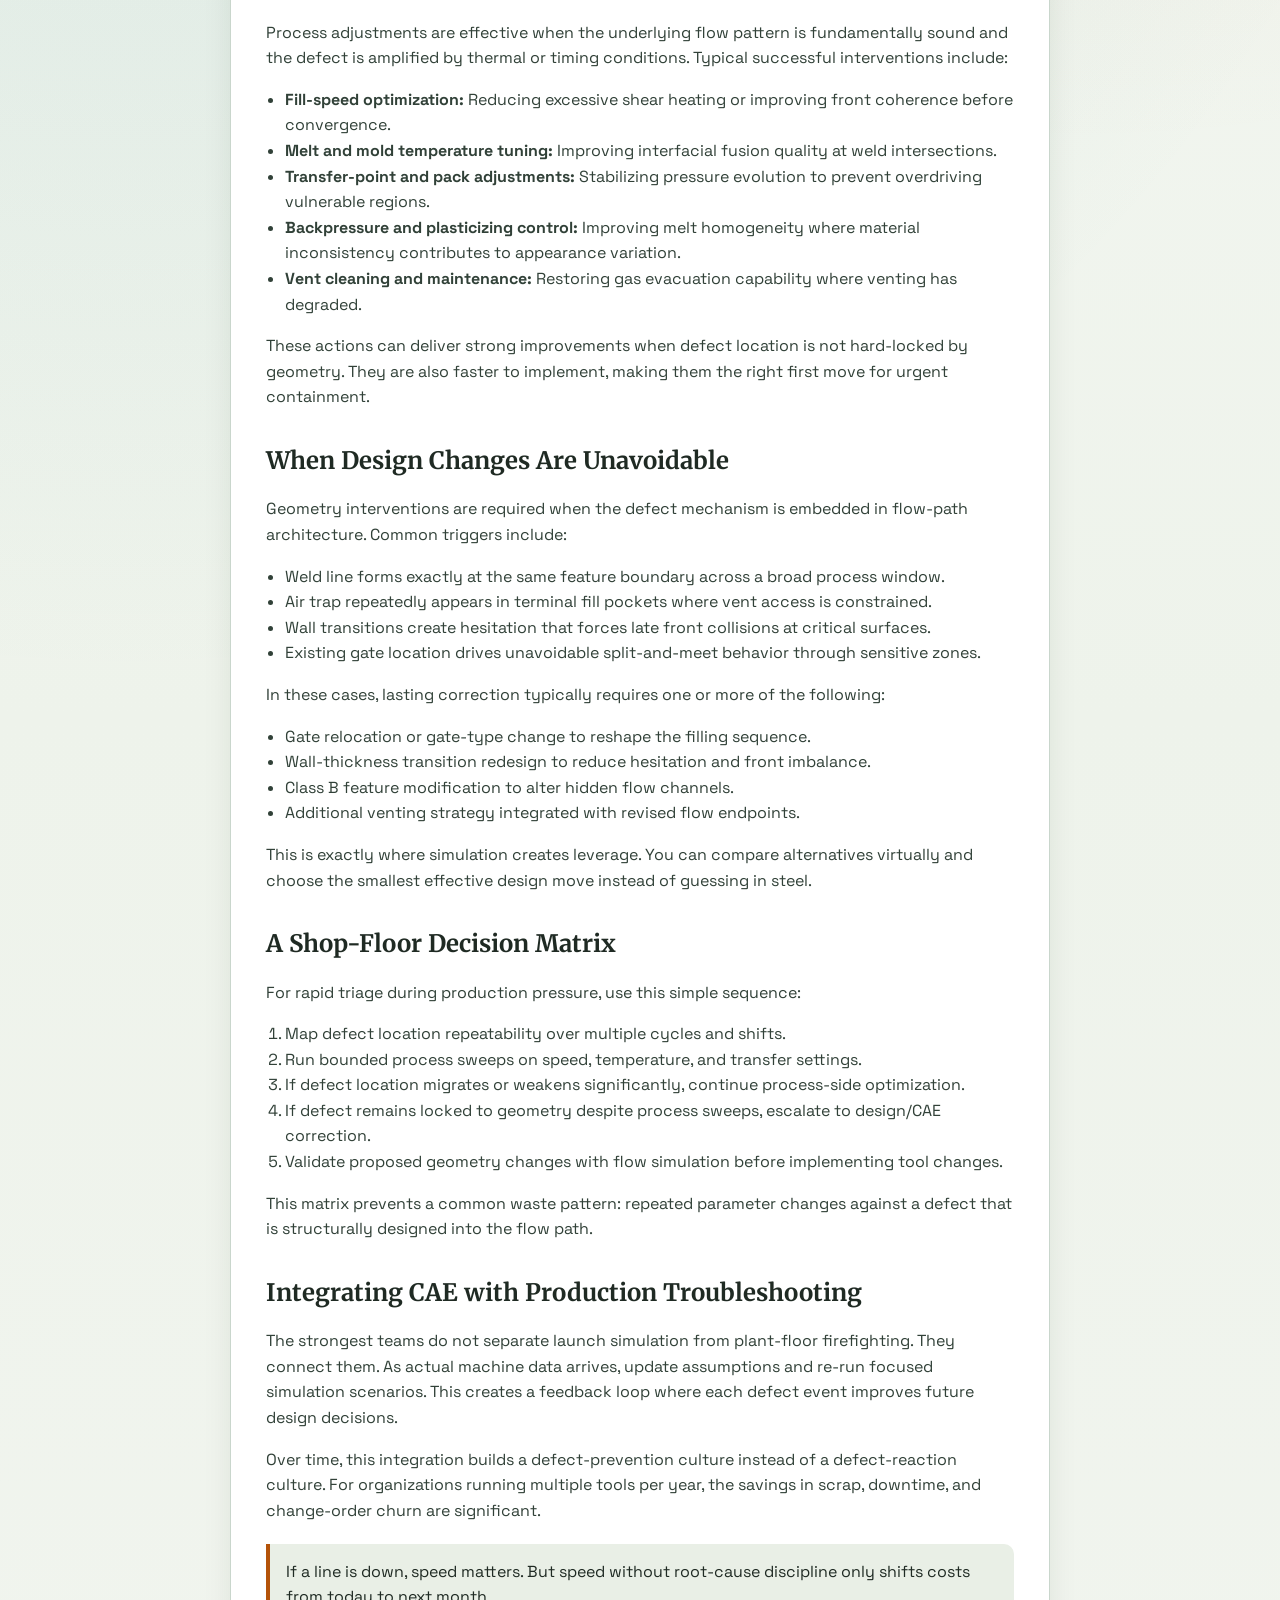
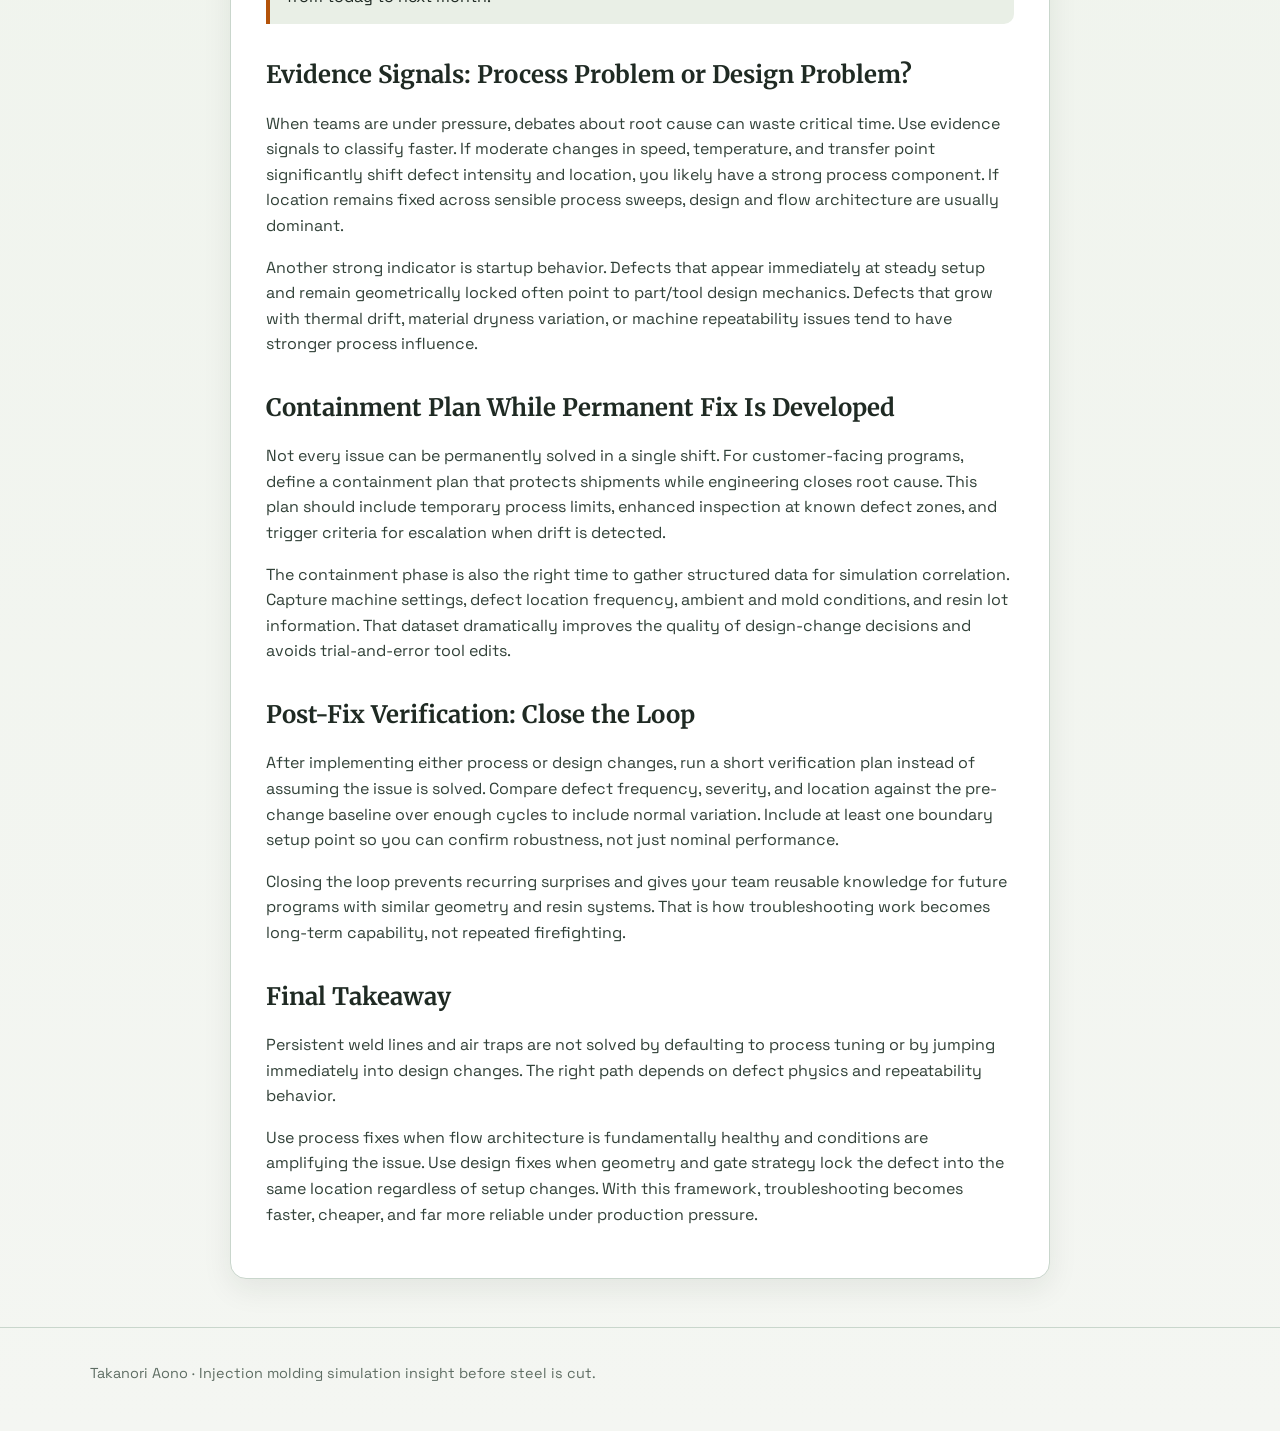
<file: articles/article-4-weld-lines-air-traps.html>
﻿<!DOCTYPE html>
<html lang="en">
  <head>
    <meta charset="UTF-8" />
    <meta name="viewport" content="width=device-width, initial-scale=1.0" />
    <meta
      name="description"
      content="A practical framework for deciding whether weld line and air trap defects require process changes or design changes."
    />
    <title>Solving Persistent Weld Lines and Air Traps | Takanori Aono</title>
    <link rel="preconnect" href="https://fonts.googleapis.com" />
    <link rel="preconnect" href="https://fonts.gstatic.com" crossorigin />
    <link
      href="https://fonts.googleapis.com/css2?family=Merriweather:wght@700;900&family=Space+Grotesk:wght@400;500;700&display=swap"
      rel="stylesheet"
    />
    <link rel="stylesheet" href="../styles.css" />
  </head>
  <body>
    <header class="top-nav">
      <div class="top-nav-inner">
        <a class="brand" href="../index.html">
          <span class="brand-dot" aria-hidden="true"></span>
          <span>Takanori Aono</span>
        </a>
      </div>
    </header>

    <section class="article-hero article-shell">
      <a class="back-link" href="../index.html">← Back to Home</a>
      <p class="kicker">Article 4 · 7 minute read</p>
      <h1>Solving Persistent Weld Lines and Air Traps: Design Fixes vs. Process Fixes</h1>
    </section>

    <main class="article-shell">
      <article class="article-content">
        <p>
          When a production line is fighting visible weld lines or recurring burn marks from trapped
          gas, pressure rises quickly. The first reaction is usually process tuning: adjust speed,
          temperatures, transfer point, vent maintenance, maybe hold pressure. Sometimes that works.
          Sometimes it burns days of machine time while the defect remains fundamentally unchanged.
        </p>

        <p>
          The key decision is not "what parameter should we change first?" The key decision is
          whether the defect is process-dominant or geometry-dominant. If the root cause is design
          geometry, no amount of tuning will permanently stabilize quality.
        </p>

        <div class="callout">
          Fast troubleshooting comes from classification. Determine early whether you are solving a
          setup issue or a flow-path issue baked into the part and tool concept.
        </div>

        <p>
          This article provides a practical framework to separate process fixes from design fixes for
          weld lines and air traps, with examples of what can be corrected on the floor and what
          usually requires CAD or tooling changes.
        </p>

        <h2>Weld Lines: Cosmetic Nuisance or Structural Risk?</h2>
        <p>
          A weld line forms when two or more flow fronts meet after splitting around an obstacle or
          through branching flow paths. Not all weld lines are equal. In non-critical cosmetic zones,
          a faint knit line may be acceptable. In high-stress regions, it can become a mechanical
          weakness due to incomplete molecular interdiffusion at the interface.
        </p>

        <p>
          The first step is to classify severity by location and function:
        </p>

        <ul>
          <li>Is the weld line on a visible Class A or Class B surface?</li>
          <li>Is it near a fastener boss, hinge feature, or impact load path?</li>
          <li>Is the defect stable cycle-to-cycle or highly sensitive to setup drift?</li>
        </ul>

        <p>
          Stable, location-locked weld lines are strong indicators of geometry and gate architecture.
          Highly variable weld appearance can signal process instability layered onto the same flow
          topology.
        </p>

        <h2>Air Traps: Why They Persist</h2>
        <p>
          Air traps occur when converging flow fronts isolate a gas pocket with insufficient vent
          escape. If compression and temperature rise enough, burn marks appear. In severe cases,
          trapped gases can create short shots or local surface degradation.
        </p>

        <p>
          Teams often treat air traps as maintenance-only issues. Vent quality is important, but
          persistent traps are usually tied to flow-front choreography set by gate location, section
          changes, and feature sequencing. If the part geometry forces a convergent endpoint, vents
          are a mitigation, not a cure.
        </p>

        <h2>What Process Changes Can Realistically Fix</h2>
        <p>
          Process adjustments are effective when the underlying flow pattern is fundamentally sound
          and the defect is amplified by thermal or timing conditions. Typical successful interventions
          include:
        </p>

        <ul>
          <li>
            <strong>Fill-speed optimization:</strong> Reducing excessive shear heating or improving
            front coherence before convergence.
          </li>
          <li>
            <strong>Melt and mold temperature tuning:</strong> Improving interfacial fusion quality at
            weld intersections.
          </li>
          <li>
            <strong>Transfer-point and pack adjustments:</strong> Stabilizing pressure evolution to
            prevent overdriving vulnerable regions.
          </li>
          <li>
            <strong>Backpressure and plasticizing control:</strong> Improving melt homogeneity where
            material inconsistency contributes to appearance variation.
          </li>
          <li>
            <strong>Vent cleaning and maintenance:</strong> Restoring gas evacuation capability where
            venting has degraded.
          </li>
        </ul>

        <p>
          These actions can deliver strong improvements when defect location is not hard-locked by
          geometry. They are also faster to implement, making them the right first move for urgent
          containment.
        </p>

        <h2>When Design Changes Are Unavoidable</h2>
        <p>
          Geometry interventions are required when the defect mechanism is embedded in flow-path
          architecture. Common triggers include:
        </p>

        <ul>
          <li>
            Weld line forms exactly at the same feature boundary across a broad process window.
          </li>
          <li>
            Air trap repeatedly appears in terminal fill pockets where vent access is constrained.
          </li>
          <li>
            Wall transitions create hesitation that forces late front collisions at critical
            surfaces.
          </li>
          <li>
            Existing gate location drives unavoidable split-and-meet behavior through sensitive zones.
          </li>
        </ul>

        <p>
          In these cases, lasting correction typically requires one or more of the following:
        </p>

        <ul>
          <li>Gate relocation or gate-type change to reshape the filling sequence.</li>
          <li>Wall-thickness transition redesign to reduce hesitation and front imbalance.</li>
          <li>Class B feature modification to alter hidden flow channels.</li>
          <li>Additional venting strategy integrated with revised flow endpoints.</li>
        </ul>

        <p>
          This is exactly where simulation creates leverage. You can compare alternatives virtually
          and choose the smallest effective design move instead of guessing in steel.
        </p>

        <h2>A Shop-Floor Decision Matrix</h2>
        <p>
          For rapid triage during production pressure, use this simple sequence:
        </p>

        <ol>
          <li>Map defect location repeatability over multiple cycles and shifts.</li>
          <li>Run bounded process sweeps on speed, temperature, and transfer settings.</li>
          <li>
            If defect location migrates or weakens significantly, continue process-side optimization.
          </li>
          <li>
            If defect remains locked to geometry despite process sweeps, escalate to design/CAE
            correction.
          </li>
          <li>
            Validate proposed geometry changes with flow simulation before implementing tool changes.
          </li>
        </ol>

        <p>
          This matrix prevents a common waste pattern: repeated parameter changes against a defect
          that is structurally designed into the flow path.
        </p>

        <h2>Integrating CAE with Production Troubleshooting</h2>
        <p>
          The strongest teams do not separate launch simulation from plant-floor firefighting. They
          connect them. As actual machine data arrives, update assumptions and re-run focused
          simulation scenarios. This creates a feedback loop where each defect event improves future
          design decisions.
        </p>

        <p>
          Over time, this integration builds a defect-prevention culture instead of a defect-reaction
          culture. For organizations running multiple tools per year, the savings in scrap, downtime,
          and change-order churn are significant.
        </p>

        <div class="callout">
          If a line is down, speed matters. But speed without root-cause discipline only shifts costs
          from today to next month.
        </div>

        <h2>Evidence Signals: Process Problem or Design Problem?</h2>
        <p>
          When teams are under pressure, debates about root cause can waste critical time. Use
          evidence signals to classify faster. If moderate changes in speed, temperature, and
          transfer point significantly shift defect intensity and location, you likely have a strong
          process component. If location remains fixed across sensible process sweeps, design and
          flow architecture are usually dominant.
        </p>

        <p>
          Another strong indicator is startup behavior. Defects that appear immediately at steady
          setup and remain geometrically locked often point to part/tool design mechanics. Defects
          that grow with thermal drift, material dryness variation, or machine repeatability issues
          tend to have stronger process influence.
        </p>

        <h2>Containment Plan While Permanent Fix Is Developed</h2>
        <p>
          Not every issue can be permanently solved in a single shift. For customer-facing programs,
          define a containment plan that protects shipments while engineering closes root cause.
          This plan should include temporary process limits, enhanced inspection at known defect
          zones, and trigger criteria for escalation when drift is detected.
        </p>

        <p>
          The containment phase is also the right time to gather structured data for simulation
          correlation. Capture machine settings, defect location frequency, ambient and mold
          conditions, and resin lot information. That dataset dramatically improves the quality of
          design-change decisions and avoids trial-and-error tool edits.
        </p>

        <h2>Post-Fix Verification: Close the Loop</h2>
        <p>
          After implementing either process or design changes, run a short verification plan instead
          of assuming the issue is solved. Compare defect frequency, severity, and location against
          the pre-change baseline over enough cycles to include normal variation. Include at least
          one boundary setup point so you can confirm robustness, not just nominal performance.
        </p>

        <p>
          Closing the loop prevents recurring surprises and gives your team reusable knowledge for
          future programs with similar geometry and resin systems. That is how troubleshooting work
          becomes long-term capability, not repeated firefighting.
        </p>

        <h2>Final Takeaway</h2>
        <p>
          Persistent weld lines and air traps are not solved by defaulting to process tuning or by
          jumping immediately into design changes. The right path depends on defect physics and
          repeatability behavior.
        </p>

        <p>
          Use process fixes when flow architecture is fundamentally healthy and conditions are
          amplifying the issue. Use design fixes when geometry and gate strategy lock the defect into
          the same location regardless of setup changes. With this framework, troubleshooting becomes
          faster, cheaper, and far more reliable under production pressure.
        </p>
      </article>
    </main>

    <footer class="footer">
      <div class="site-wrap">
        <p>Takanori Aono · Injection molding simulation insight before steel is cut.</p>
      </div>
    </footer>
  </body>
</html>
</file>
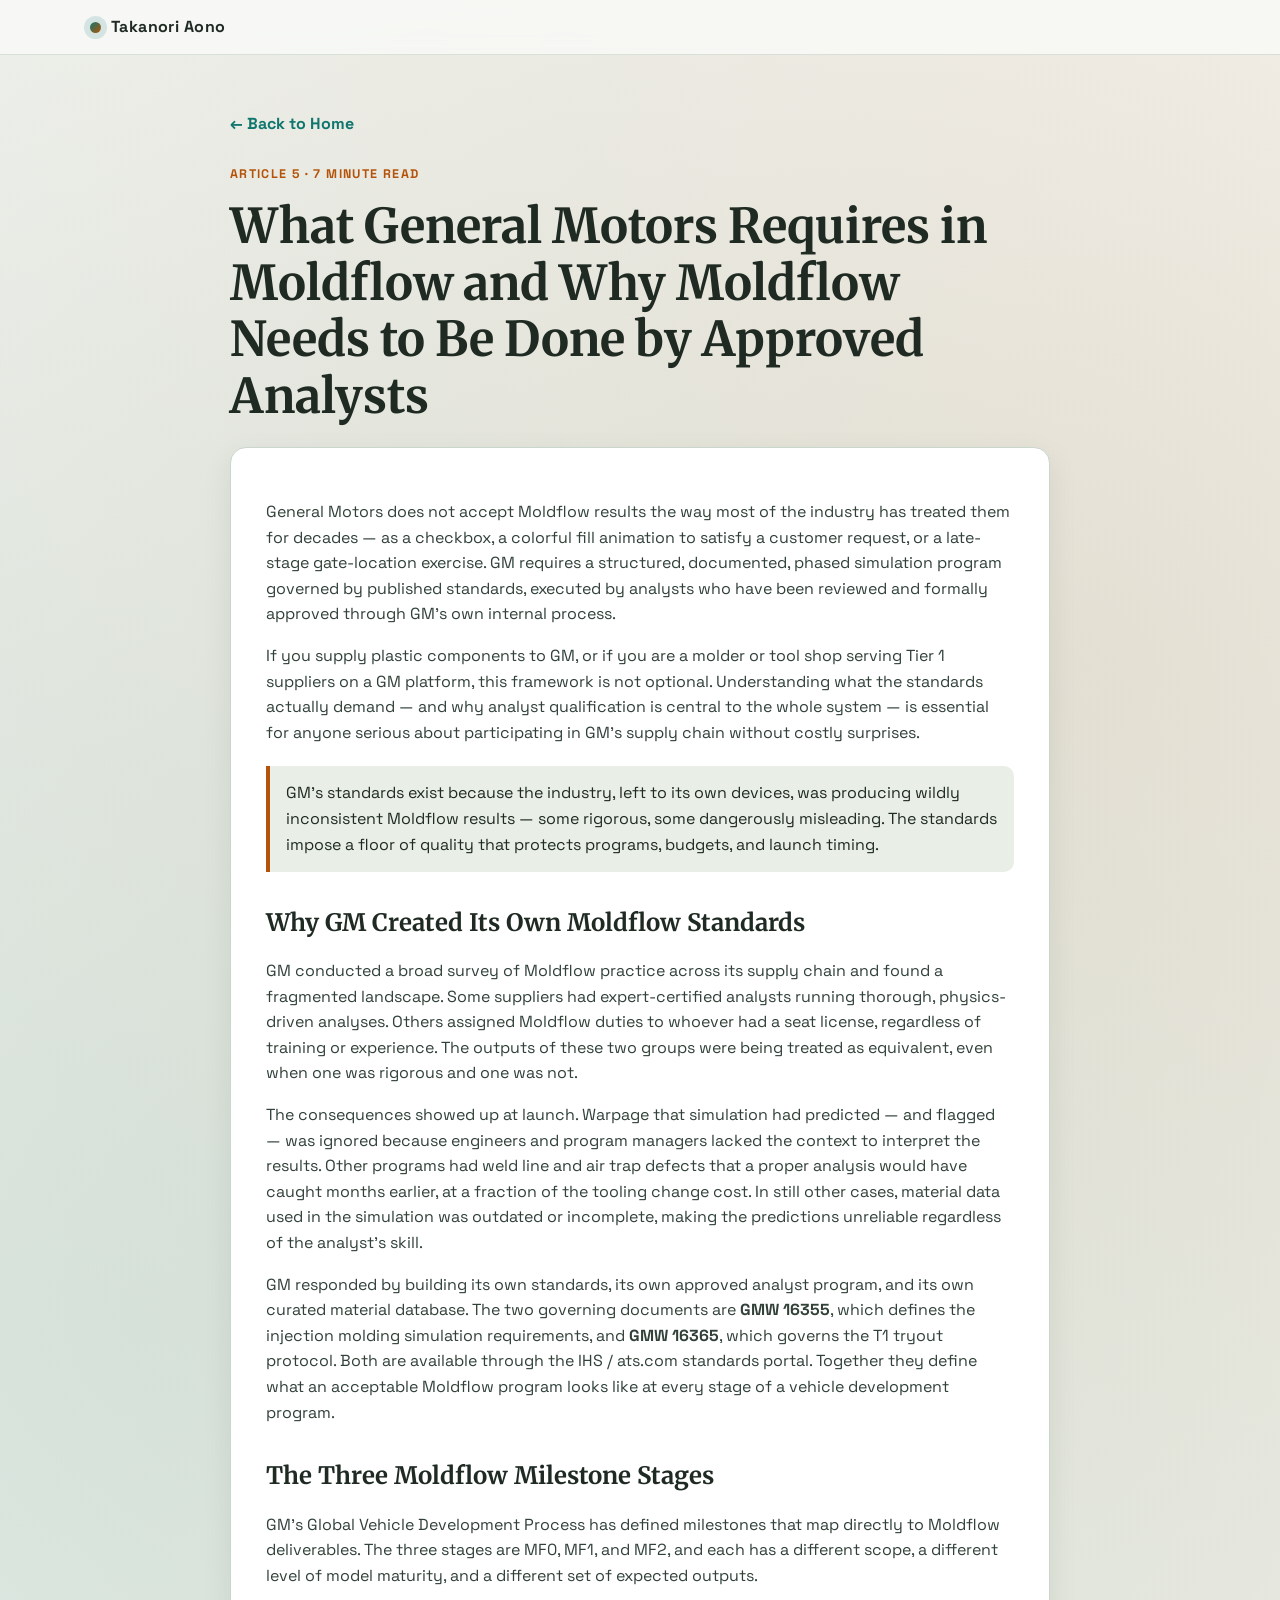
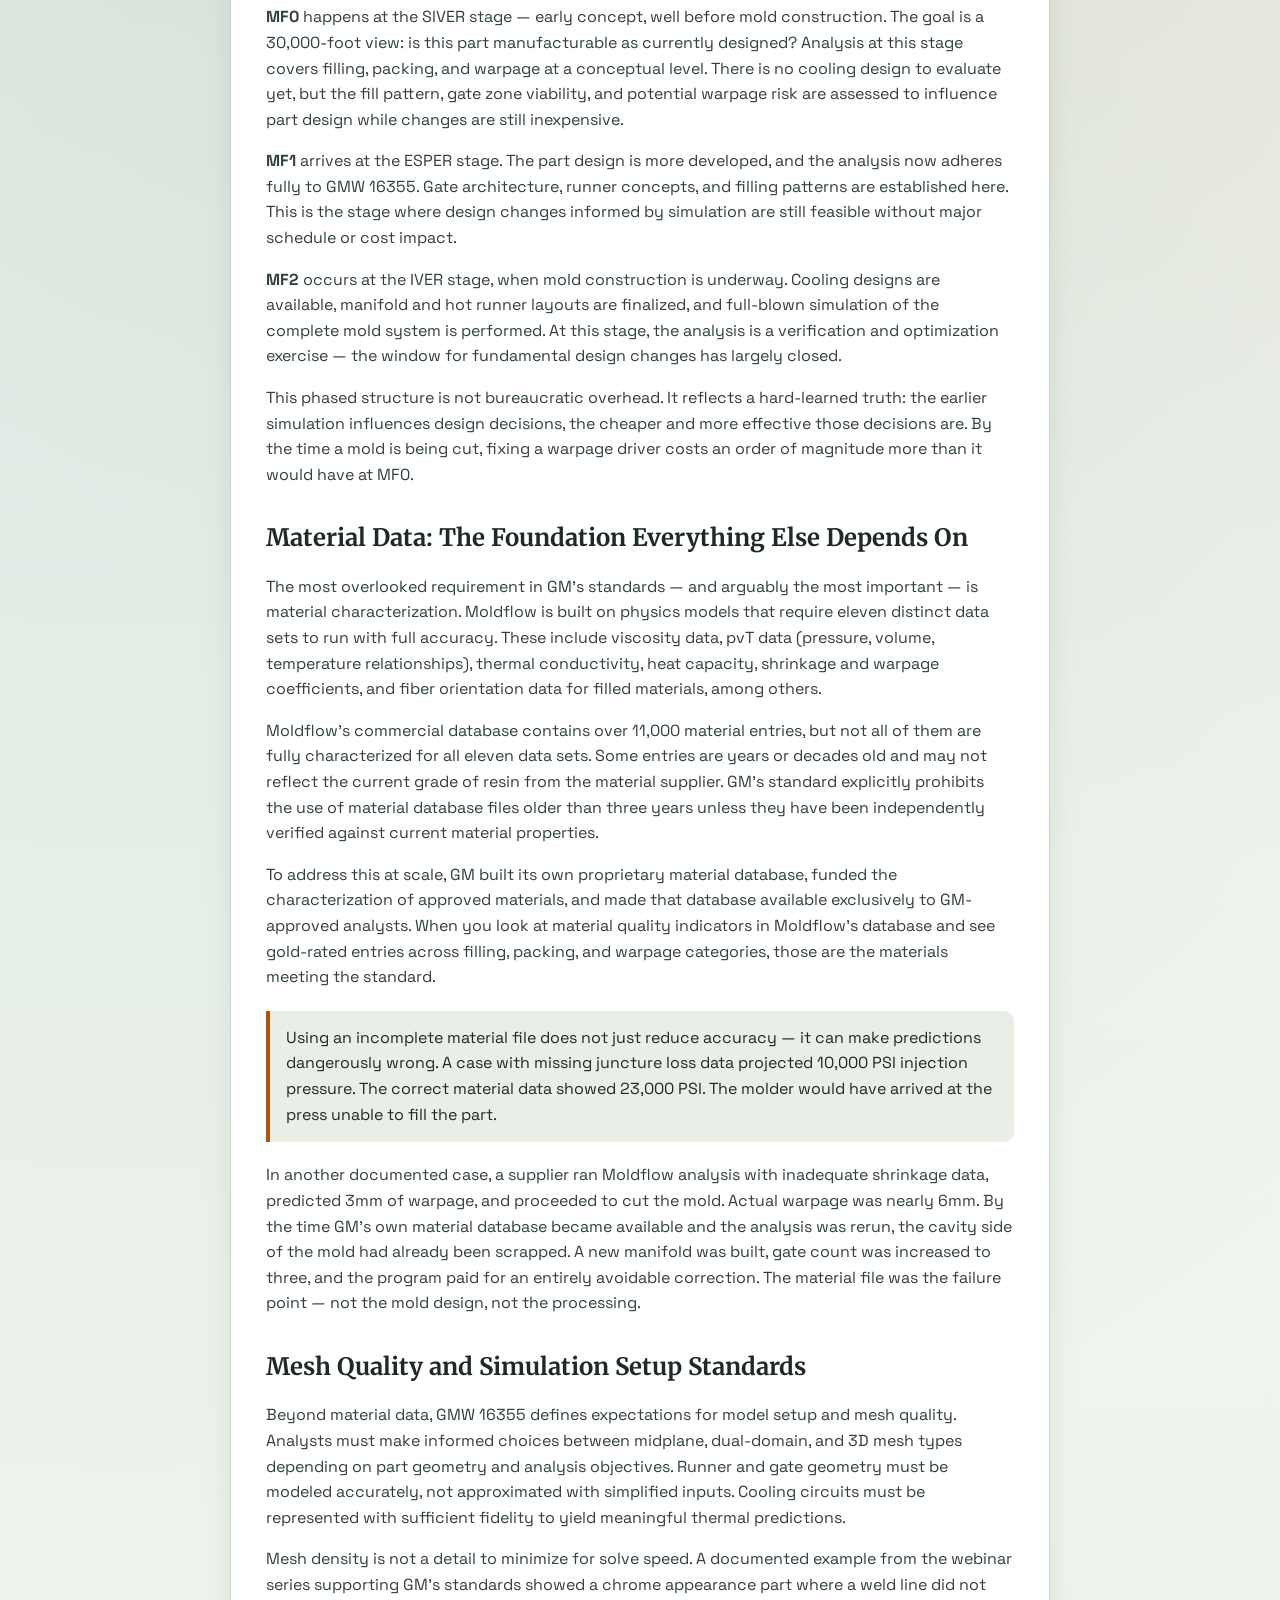
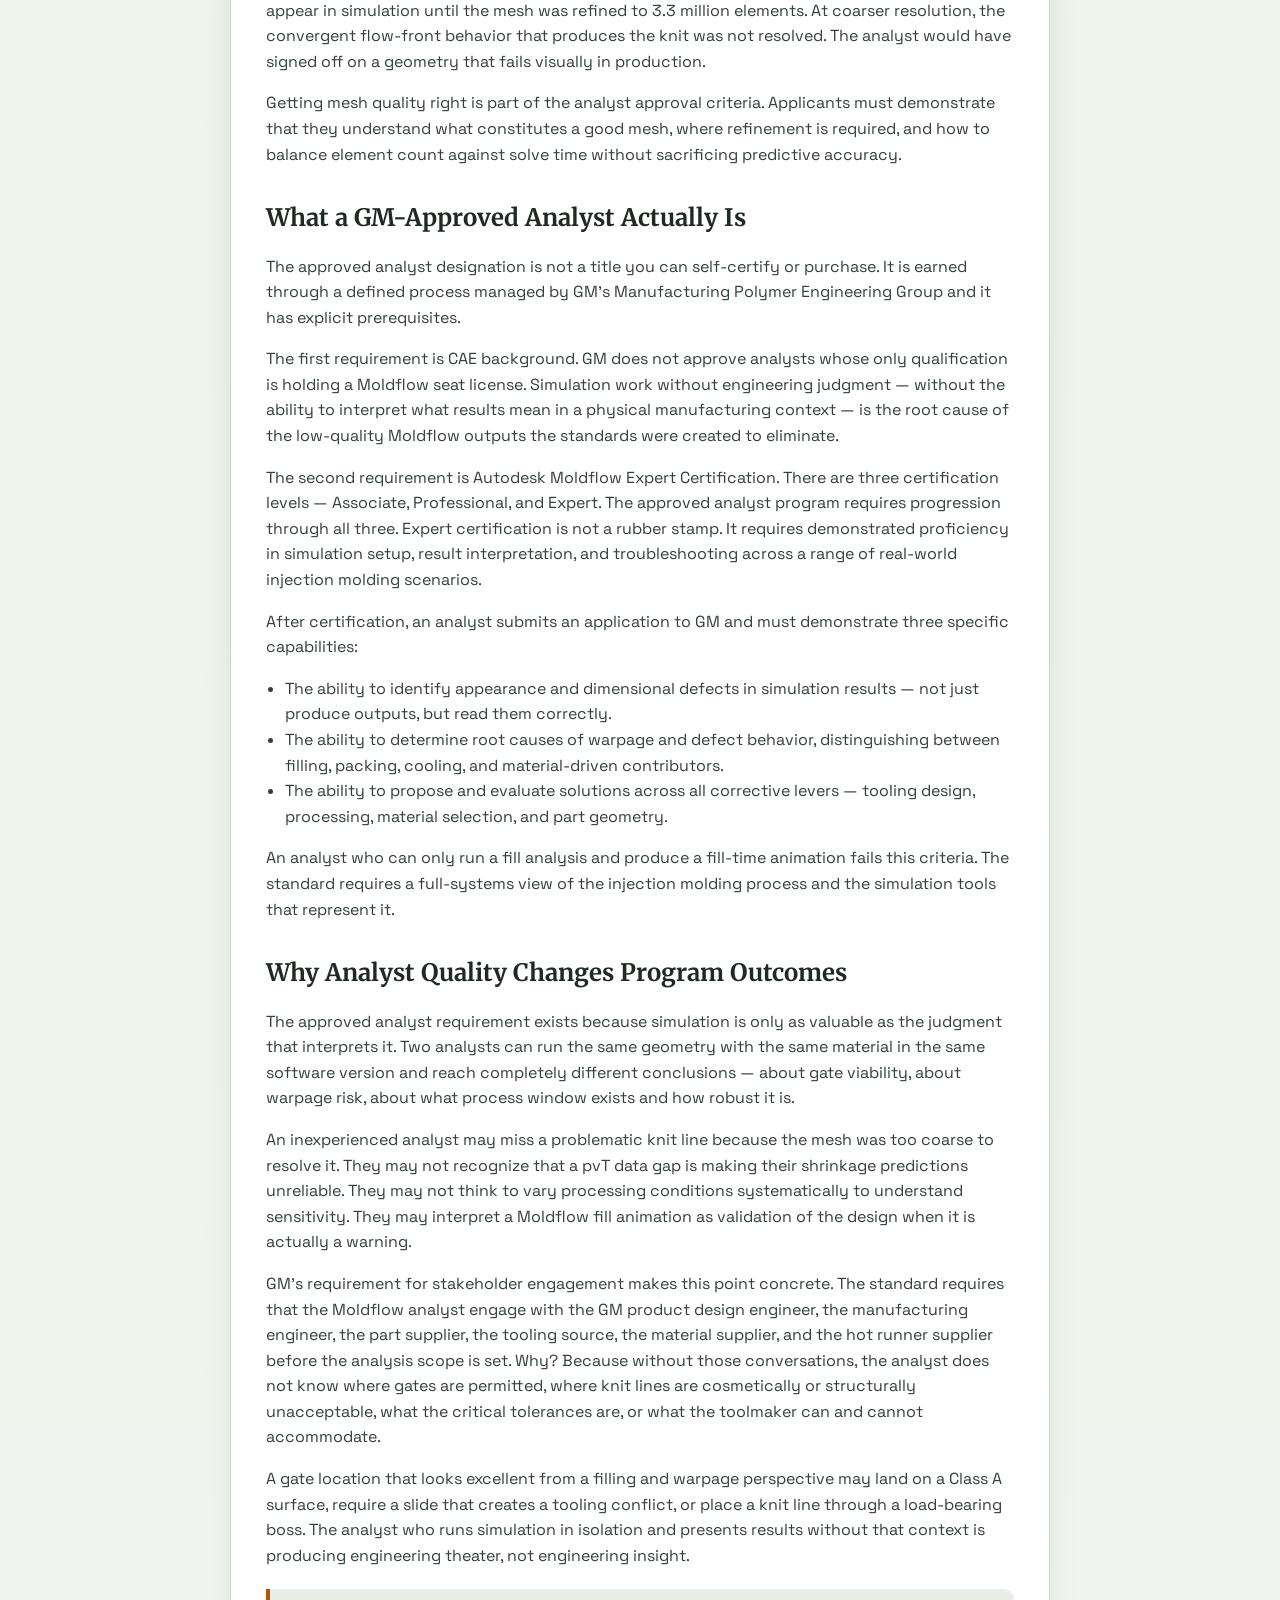
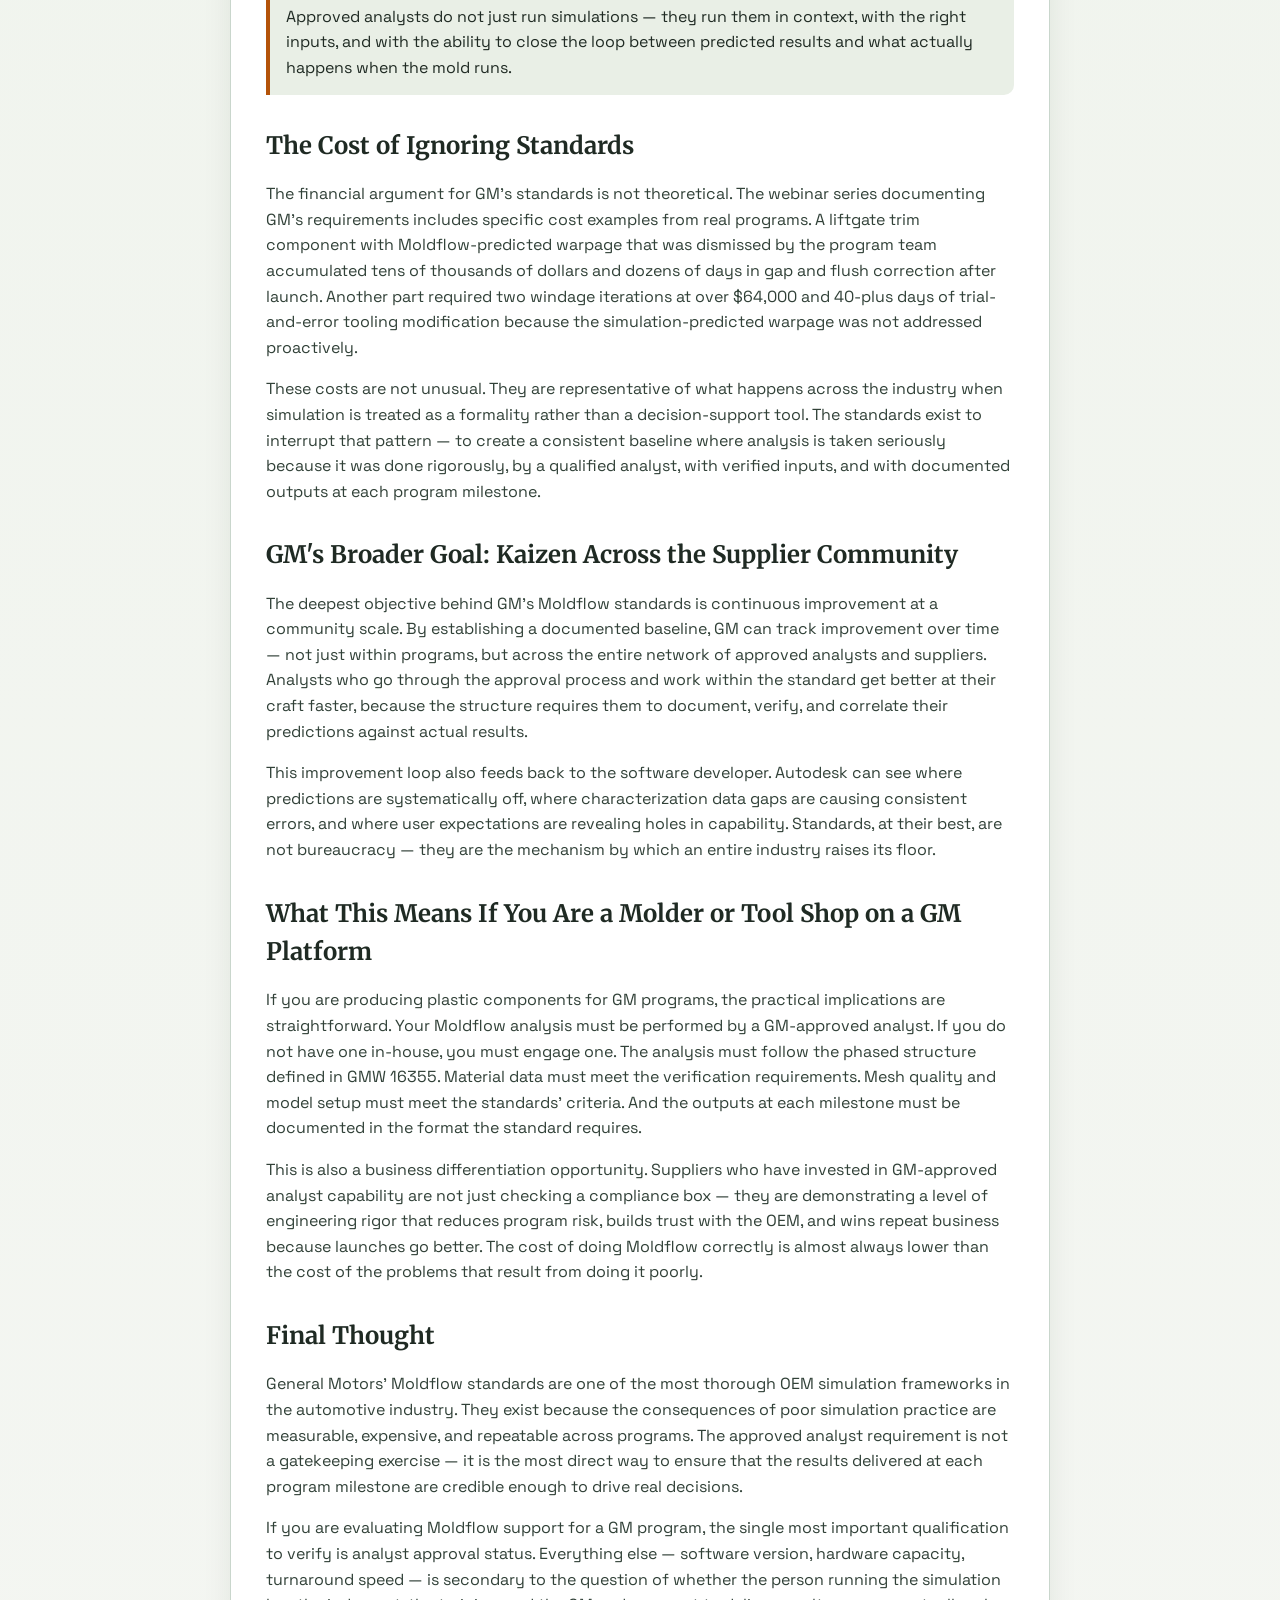
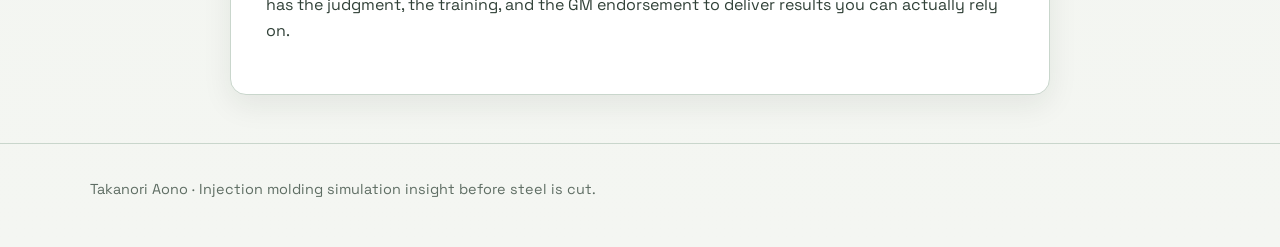
<file: articles/article-5-gm-moldflow-standards.html>
<!DOCTYPE html>
<html lang="en">
  <head>
    <meta charset="UTF-8" />
    <meta name="viewport" content="width=device-width, initial-scale=1.0" />
    <meta
      name="description"
      content="What General Motors requires in Moldflow simulations, why only GM-approved analysts can deliver reliable results, and what is at stake when standards are ignored."
    />
    <title>What GM Requires in Moldflow and Why Approved Analysts Matter | Takanori Aono</title>
    <link rel="preconnect" href="https://fonts.googleapis.com" />
    <link rel="preconnect" href="https://fonts.gstatic.com" crossorigin />
    <link
      href="https://fonts.googleapis.com/css2?family=Merriweather:wght@700;900&family=Space+Grotesk:wght@400;500;700&display=swap"
      rel="stylesheet"
    />
    <link rel="stylesheet" href="../styles.css" />
  </head>
  <body>
    <header class="top-nav">
      <div class="top-nav-inner">
        <a class="brand" href="../index.html">
          <span class="brand-dot" aria-hidden="true"></span>
          <span>Takanori Aono</span>
        </a>
      </div>
    </header>

    <section class="article-hero article-shell">
      <a class="back-link" href="../index.html">&larr; Back to Home</a>
      <p class="kicker">Article 5 &middot; 7 minute read</p>
      <h1>What General Motors Requires in Moldflow and Why Moldflow Needs to Be Done by Approved Analysts</h1>
    </section>

    <main class="article-shell">
      <article class="article-content">
        <p>
          General Motors does not accept Moldflow results the way most of the industry has treated
          them for decades &mdash; as a checkbox, a colorful fill animation to satisfy a customer request,
          or a late-stage gate-location exercise. GM requires a structured, documented, phased
          simulation program governed by published standards, executed by analysts who have been
          reviewed and formally approved through GM's own internal process.
        </p>

        <p>
          If you supply plastic components to GM, or if you are a molder or tool shop serving Tier 1
          suppliers on a GM platform, this framework is not optional. Understanding what the standards
          actually demand &mdash; and why analyst qualification is central to the whole system &mdash; is essential
          for anyone serious about participating in GM's supply chain without costly surprises.
        </p>

        <div class="callout">
          GM's standards exist because the industry, left to its own devices, was producing wildly
          inconsistent Moldflow results &mdash; some rigorous, some dangerously misleading. The standards
          impose a floor of quality that protects programs, budgets, and launch timing.
        </div>

        <h2>Why GM Created Its Own Moldflow Standards</h2>
        <p>
          GM conducted a broad survey of Moldflow practice across its supply chain and found a
          fragmented landscape. Some suppliers had expert-certified analysts running thorough,
          physics-driven analyses. Others assigned Moldflow duties to whoever had a seat license,
          regardless of training or experience. The outputs of these two groups were being treated as
          equivalent, even when one was rigorous and one was not.
        </p>

        <p>
          The consequences showed up at launch. Warpage that simulation had predicted &mdash; and flagged &mdash;
          was ignored because engineers and program managers lacked the context to interpret the
          results. Other programs had weld line and air trap defects that a proper analysis would have
          caught months earlier, at a fraction of the tooling change cost. In still other cases,
          material data used in the simulation was outdated or incomplete, making the predictions
          unreliable regardless of the analyst's skill.
        </p>

        <p>
          GM responded by building its own standards, its own approved analyst program, and its own
          curated material database. The two governing documents are <strong>GMW 16355</strong>,
          which defines the injection molding simulation requirements, and <strong>GMW 16365</strong>,
          which governs the T1 tryout protocol. Both are available through the IHS / ats.com
          standards portal. Together they define what an acceptable Moldflow program looks like at
          every stage of a vehicle development program.
        </p>

        <h2>The Three Moldflow Milestone Stages</h2>
        <p>
          GM's Global Vehicle Development Process has defined milestones that map directly to
          Moldflow deliverables. The three stages are MF0, MF1, and MF2, and each has a different
          scope, a different level of model maturity, and a different set of expected outputs.
        </p>

        <p>
          <strong>MF0</strong> happens at the SIVER stage &mdash; early concept, well before mold
          construction. The goal is a 30,000-foot view: is this part manufacturable as currently
          designed? Analysis at this stage covers filling, packing, and warpage at a conceptual
          level. There is no cooling design to evaluate yet, but the fill pattern, gate zone viability,
          and potential warpage risk are assessed to influence part design while changes are still
          inexpensive.
        </p>

        <p>
          <strong>MF1</strong> arrives at the ESPER stage. The part design is more developed, and
          the analysis now adheres fully to GMW 16355. Gate architecture, runner concepts, and
          filling patterns are established here. This is the stage where design changes informed by
          simulation are still feasible without major schedule or cost impact.
        </p>

        <p>
          <strong>MF2</strong> occurs at the IVER stage, when mold construction is underway. Cooling
          designs are available, manifold and hot runner layouts are finalized, and full-blown
          simulation of the complete mold system is performed. At this stage, the analysis is a
          verification and optimization exercise &mdash; the window for fundamental design changes has
          largely closed.
        </p>

        <p>
          This phased structure is not bureaucratic overhead. It reflects a hard-learned truth: the
          earlier simulation influences design decisions, the cheaper and more effective those
          decisions are. By the time a mold is being cut, fixing a warpage driver costs an order of
          magnitude more than it would have at MF0.
        </p>

        <h2>Material Data: The Foundation Everything Else Depends On</h2>
        <p>
          The most overlooked requirement in GM's standards &mdash; and arguably the most important &mdash; is
          material characterization. Moldflow is built on physics models that require eleven distinct
          data sets to run with full accuracy. These include viscosity data, pvT data (pressure,
          volume, temperature relationships), thermal conductivity, heat capacity, shrinkage and
          warpage coefficients, and fiber orientation data for filled materials, among others.
        </p>

        <p>
          Moldflow's commercial database contains over 11,000 material entries, but not all of them
          are fully characterized for all eleven data sets. Some entries are years or decades old and
          may not reflect the current grade of resin from the material supplier. GM's standard
          explicitly prohibits the use of material database files older than three years unless they
          have been independently verified against current material properties.
        </p>

        <p>
          To address this at scale, GM built its own proprietary material database, funded the
          characterization of approved materials, and made that database available exclusively to
          GM-approved analysts. When you look at material quality indicators in Moldflow's database
          and see gold-rated entries across filling, packing, and warpage categories, those are the
          materials meeting the standard.
        </p>

        <div class="callout">
          Using an incomplete material file does not just reduce accuracy &mdash; it can make predictions
          dangerously wrong. A case with missing juncture loss data projected 10,000 PSI injection
          pressure. The correct material data showed 23,000 PSI. The molder would have arrived at
          the press unable to fill the part.
        </div>

        <p>
          In another documented case, a supplier ran Moldflow analysis with inadequate shrinkage
          data, predicted 3mm of warpage, and proceeded to cut the mold. Actual warpage was nearly
          6mm. By the time GM's own material database became available and the analysis was rerun,
          the cavity side of the mold had already been scrapped. A new manifold was built, gate
          count was increased to three, and the program paid for an entirely avoidable correction.
          The material file was the failure point &mdash; not the mold design, not the processing.
        </p>

        <h2>Mesh Quality and Simulation Setup Standards</h2>
        <p>
          Beyond material data, GMW 16355 defines expectations for model setup and mesh quality.
          Analysts must make informed choices between midplane, dual-domain, and 3D mesh types
          depending on part geometry and analysis objectives. Runner and gate geometry must be
          modeled accurately, not approximated with simplified inputs. Cooling circuits must be
          represented with sufficient fidelity to yield meaningful thermal predictions.
        </p>

        <p>
          Mesh density is not a detail to minimize for solve speed. A documented example from the
          webinar series supporting GM's standards showed a chrome appearance part where a weld line
          did not appear in simulation until the mesh was refined to 3.3 million elements. At coarser
          resolution, the convergent flow-front behavior that produces the knit was not resolved.
          The analyst would have signed off on a geometry that fails visually in production.
        </p>

        <p>
          Getting mesh quality right is part of the analyst approval criteria. Applicants must
          demonstrate that they understand what constitutes a good mesh, where refinement is
          required, and how to balance element count against solve time without sacrificing
          predictive accuracy.
        </p>

        <h2>What a GM-Approved Analyst Actually Is</h2>
        <p>
          The approved analyst designation is not a title you can self-certify or purchase. It is
          earned through a defined process managed by GM's Manufacturing Polymer Engineering Group
          and it has explicit prerequisites.
        </p>

        <p>
          The first requirement is CAE background. GM does not approve analysts whose only
          qualification is holding a Moldflow seat license. Simulation work without engineering
          judgment &mdash; without the ability to interpret what results mean in a physical manufacturing
          context &mdash; is the root cause of the low-quality Moldflow outputs the standards were created
          to eliminate.
        </p>

        <p>
          The second requirement is Autodesk Moldflow Expert Certification. There are three
          certification levels &mdash; Associate, Professional, and Expert. The approved analyst program
          requires progression through all three. Expert certification is not a rubber stamp. It
          requires demonstrated proficiency in simulation setup, result interpretation, and
          troubleshooting across a range of real-world injection molding scenarios.
        </p>

        <p>
          After certification, an analyst submits an application to GM and must demonstrate three
          specific capabilities:
        </p>

        <ul>
          <li>
            The ability to identify appearance and dimensional defects in simulation results &mdash;
            not just produce outputs, but read them correctly.
          </li>
          <li>
            The ability to determine root causes of warpage and defect behavior, distinguishing
            between filling, packing, cooling, and material-driven contributors.
          </li>
          <li>
            The ability to propose and evaluate solutions across all corrective levers &mdash; tooling
            design, processing, material selection, and part geometry.
          </li>
        </ul>

        <p>
          An analyst who can only run a fill analysis and produce a fill-time animation fails this
          criteria. The standard requires a full-systems view of the injection molding process and
          the simulation tools that represent it.
        </p>

        <h2>Why Analyst Quality Changes Program Outcomes</h2>
        <p>
          The approved analyst requirement exists because simulation is only as valuable as the
          judgment that interprets it. Two analysts can run the same geometry with the same material
          in the same software version and reach completely different conclusions &mdash; about gate
          viability, about warpage risk, about what process window exists and how robust it is.
        </p>

        <p>
          An inexperienced analyst may miss a problematic knit line because the mesh was too coarse
          to resolve it. They may not recognize that a pvT data gap is making their shrinkage
          predictions unreliable. They may not think to vary processing conditions systematically to
          understand sensitivity. They may interpret a Moldflow fill animation as validation of the
          design when it is actually a warning.
        </p>

        <p>
          GM's requirement for stakeholder engagement makes this point concrete. The standard
          requires that the Moldflow analyst engage with the GM product design engineer, the
          manufacturing engineer, the part supplier, the tooling source, the material supplier, and
          the hot runner supplier before the analysis scope is set. Why? Because without those
          conversations, the analyst does not know where gates are permitted, where knit lines are
          cosmetically or structurally unacceptable, what the critical tolerances are, or what the
          toolmaker can and cannot accommodate.
        </p>

        <p>
          A gate location that looks excellent from a filling and warpage perspective may land on a
          Class A surface, require a slide that creates a tooling conflict, or place a knit line
          through a load-bearing boss. The analyst who runs simulation in isolation and presents
          results without that context is producing engineering theater, not engineering insight.
        </p>

        <div class="callout">
          Approved analysts do not just run simulations &mdash; they run them in context, with the right
          inputs, and with the ability to close the loop between predicted results and what actually
          happens when the mold runs.
        </div>

        <h2>The Cost of Ignoring Standards</h2>
        <p>
          The financial argument for GM's standards is not theoretical. The webinar series
          documenting GM's requirements includes specific cost examples from real programs. A
          liftgate trim component with Moldflow-predicted warpage that was dismissed by the program
          team accumulated tens of thousands of dollars and dozens of days in gap and flush
          correction after launch. Another part required two windage iterations at over $64,000 and
          40-plus days of trial-and-error tooling modification because the simulation-predicted
          warpage was not addressed proactively.
        </p>

        <p>
          These costs are not unusual. They are representative of what happens across the industry
          when simulation is treated as a formality rather than a decision-support tool. The
          standards exist to interrupt that pattern &mdash; to create a consistent baseline where analysis
          is taken seriously because it was done rigorously, by a qualified analyst, with verified
          inputs, and with documented outputs at each program milestone.
        </p>

        <h2>GM's Broader Goal: Kaizen Across the Supplier Community</h2>
        <p>
          The deepest objective behind GM's Moldflow standards is continuous improvement at a
          community scale. By establishing a documented baseline, GM can track improvement over time
          &mdash; not just within programs, but across the entire network of approved analysts and
          suppliers. Analysts who go through the approval process and work within the standard get
          better at their craft faster, because the structure requires them to document, verify, and
          correlate their predictions against actual results.
        </p>

        <p>
          This improvement loop also feeds back to the software developer. Autodesk can see where
          predictions are systematically off, where characterization data gaps are causing consistent
          errors, and where user expectations are revealing holes in capability. Standards, at their
          best, are not bureaucracy &mdash; they are the mechanism by which an entire industry raises
          its floor.
        </p>

        <h2>What This Means If You Are a Molder or Tool Shop on a GM Platform</h2>
        <p>
          If you are producing plastic components for GM programs, the practical implications are
          straightforward. Your Moldflow analysis must be performed by a GM-approved analyst. If
          you do not have one in-house, you must engage one. The analysis must follow the phased
          structure defined in GMW 16355. Material data must meet the verification requirements.
          Mesh quality and model setup must meet the standards' criteria. And the outputs at each
          milestone must be documented in the format the standard requires.
        </p>

        <p>
          This is also a business differentiation opportunity. Suppliers who have invested in
          GM-approved analyst capability are not just checking a compliance box &mdash; they are
          demonstrating a level of engineering rigor that reduces program risk, builds trust with
          the OEM, and wins repeat business because launches go better. The cost of doing Moldflow
          correctly is almost always lower than the cost of the problems that result from doing it
          poorly.
        </p>

        <h2>Final Thought</h2>
        <p>
          General Motors' Moldflow standards are one of the most thorough OEM simulation frameworks
          in the automotive industry. They exist because the consequences of poor simulation practice
          are measurable, expensive, and repeatable across programs. The approved analyst requirement
          is not a gatekeeping exercise &mdash; it is the most direct way to ensure that the results
          delivered at each program milestone are credible enough to drive real decisions.
        </p>

        <p>
          If you are evaluating Moldflow support for a GM program, the single most important
          qualification to verify is analyst approval status. Everything else &mdash; software version,
          hardware capacity, turnaround speed &mdash; is secondary to the question of whether the person
          running the simulation has the judgment, the training, and the GM endorsement to deliver
          results you can actually rely on.
        </p>
      </article>
    </main>

    <footer class="footer">
      <div class="site-wrap">
        <p>Takanori Aono &middot; Injection molding simulation insight before steel is cut.</p>
      </div>
    </footer>
  </body>
</html>
</file>
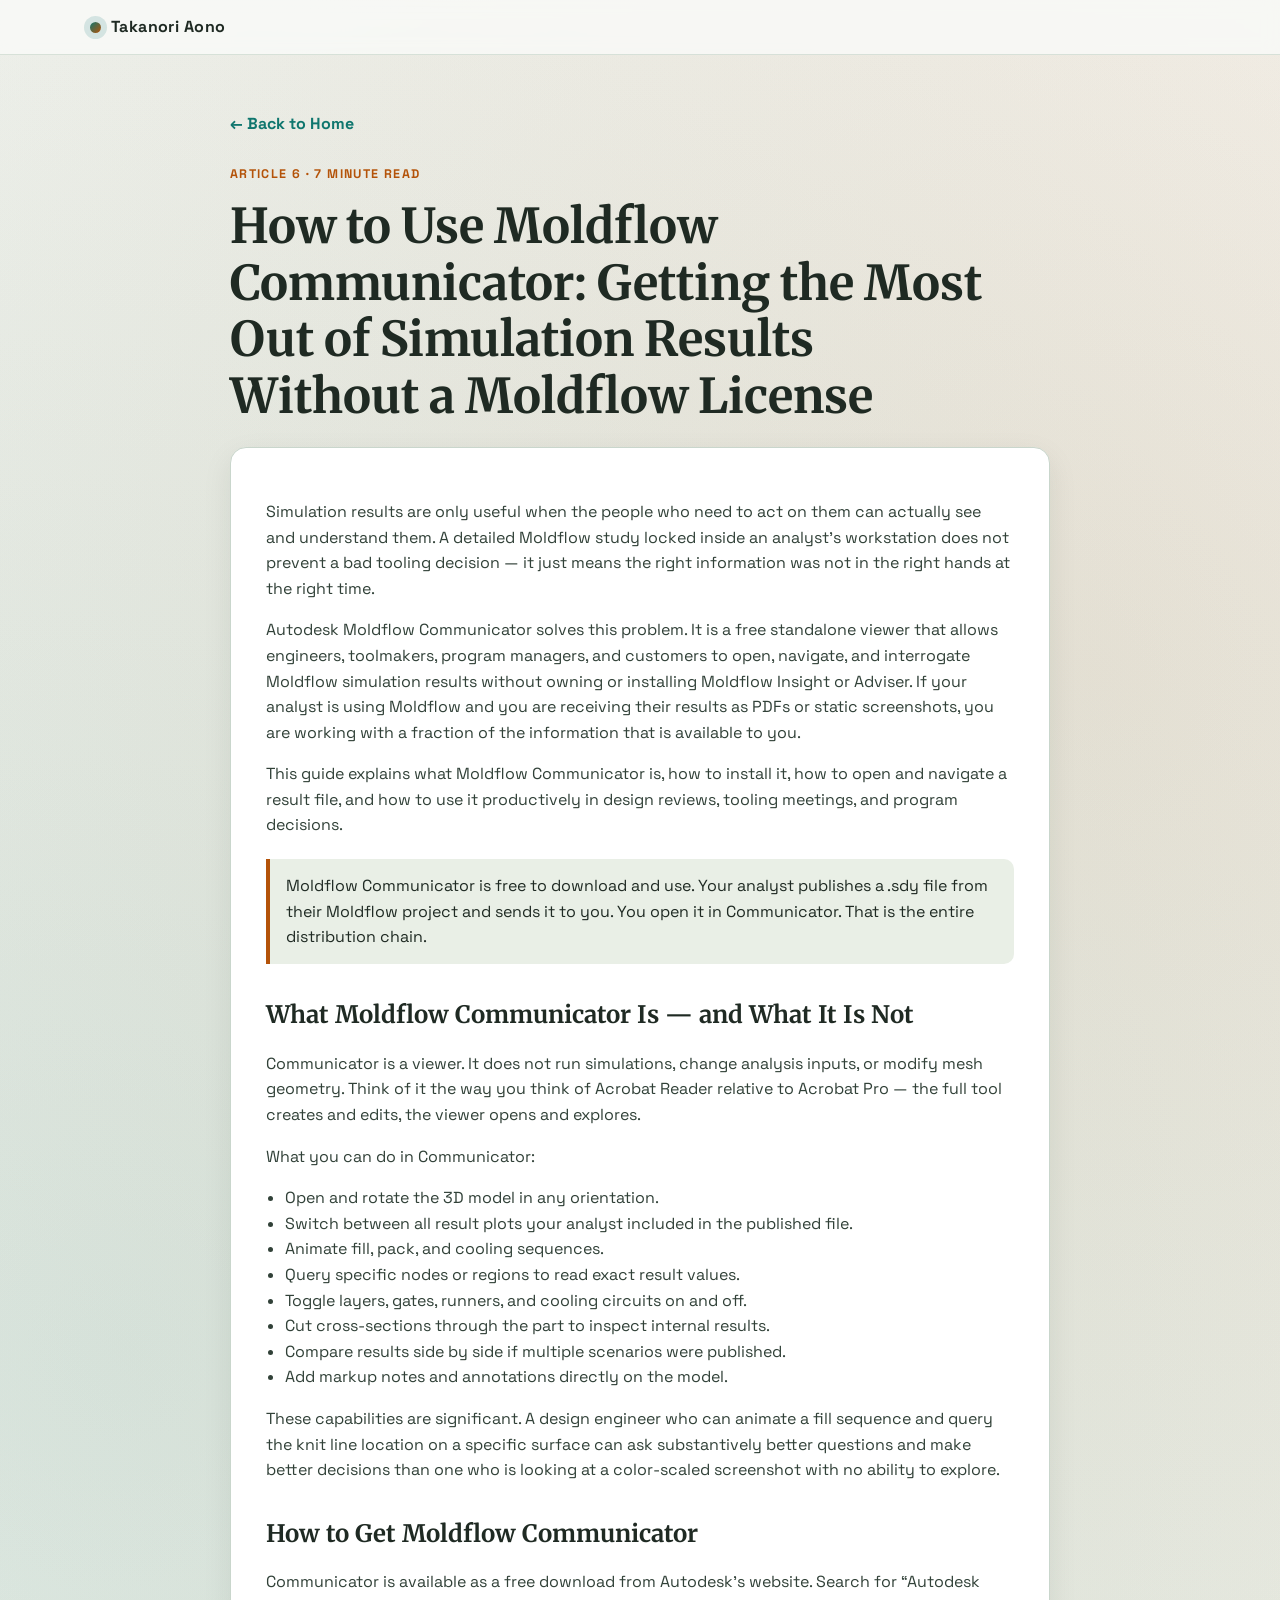
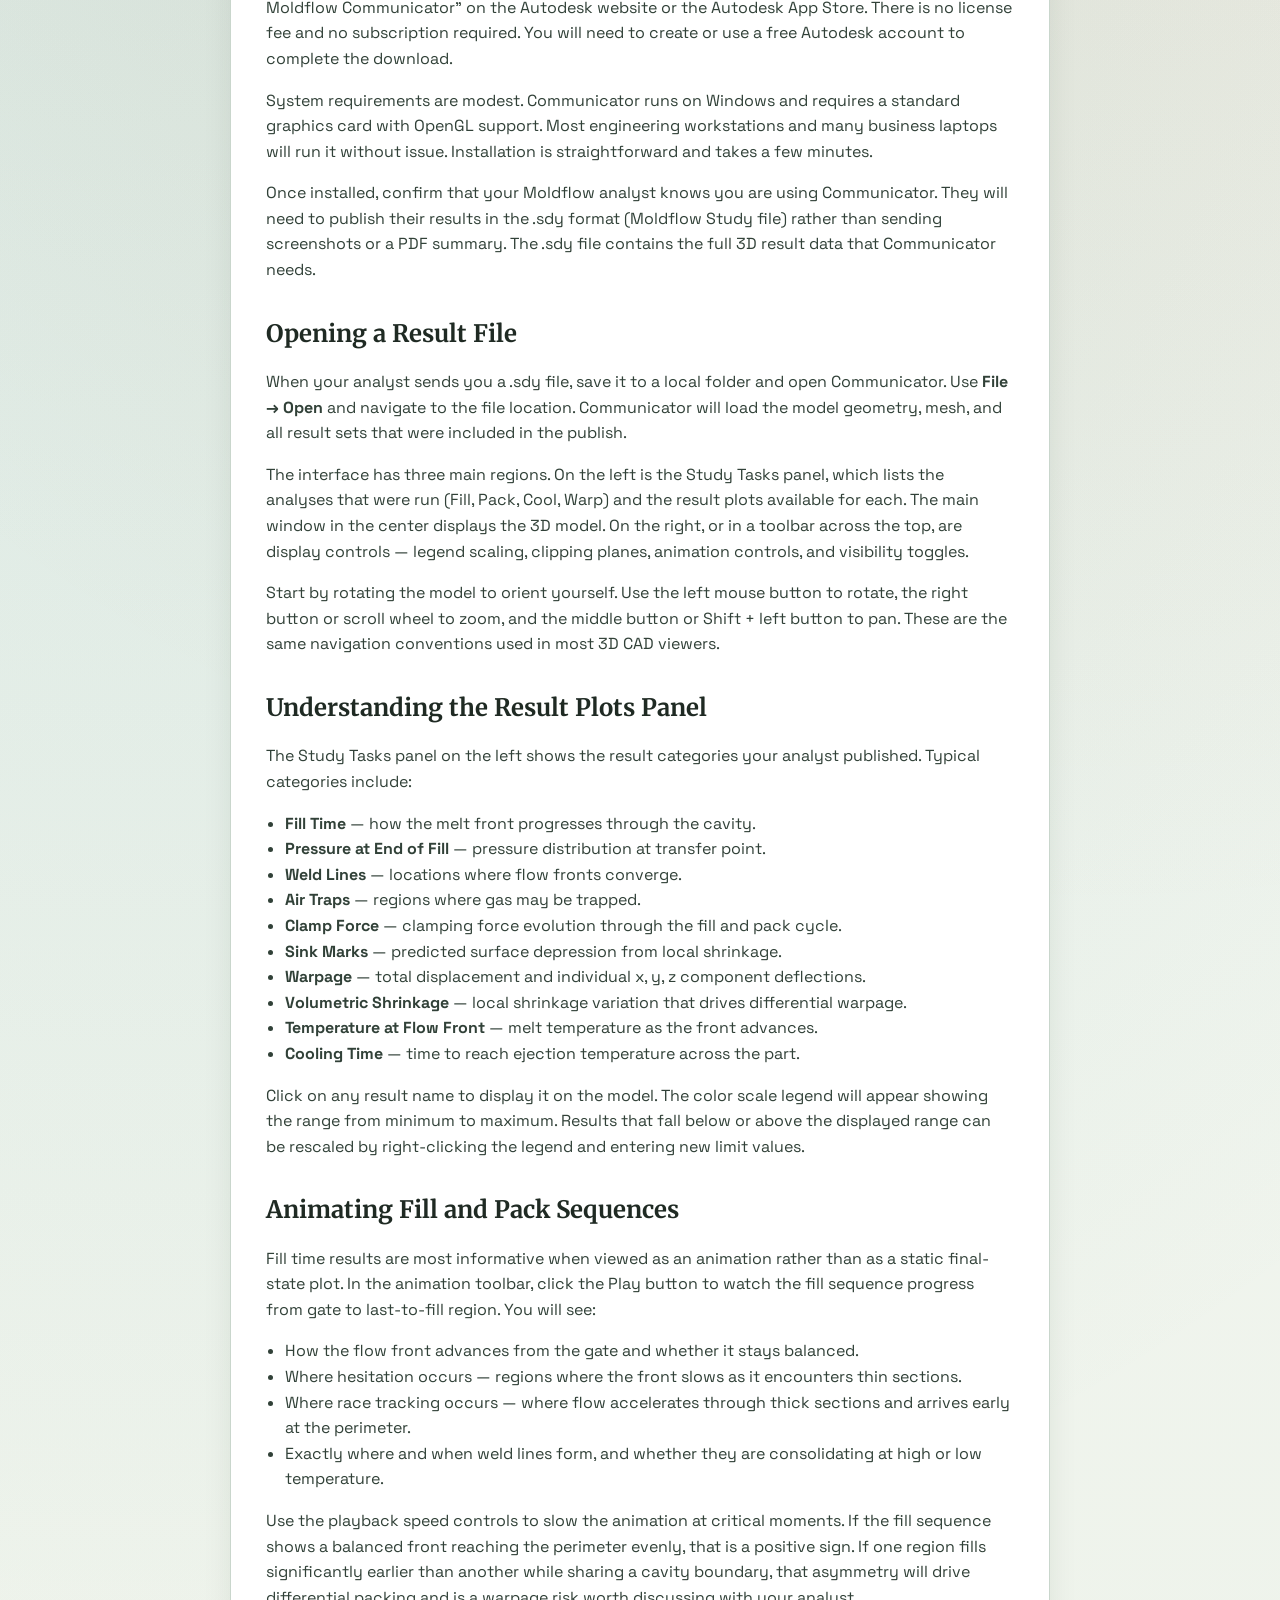
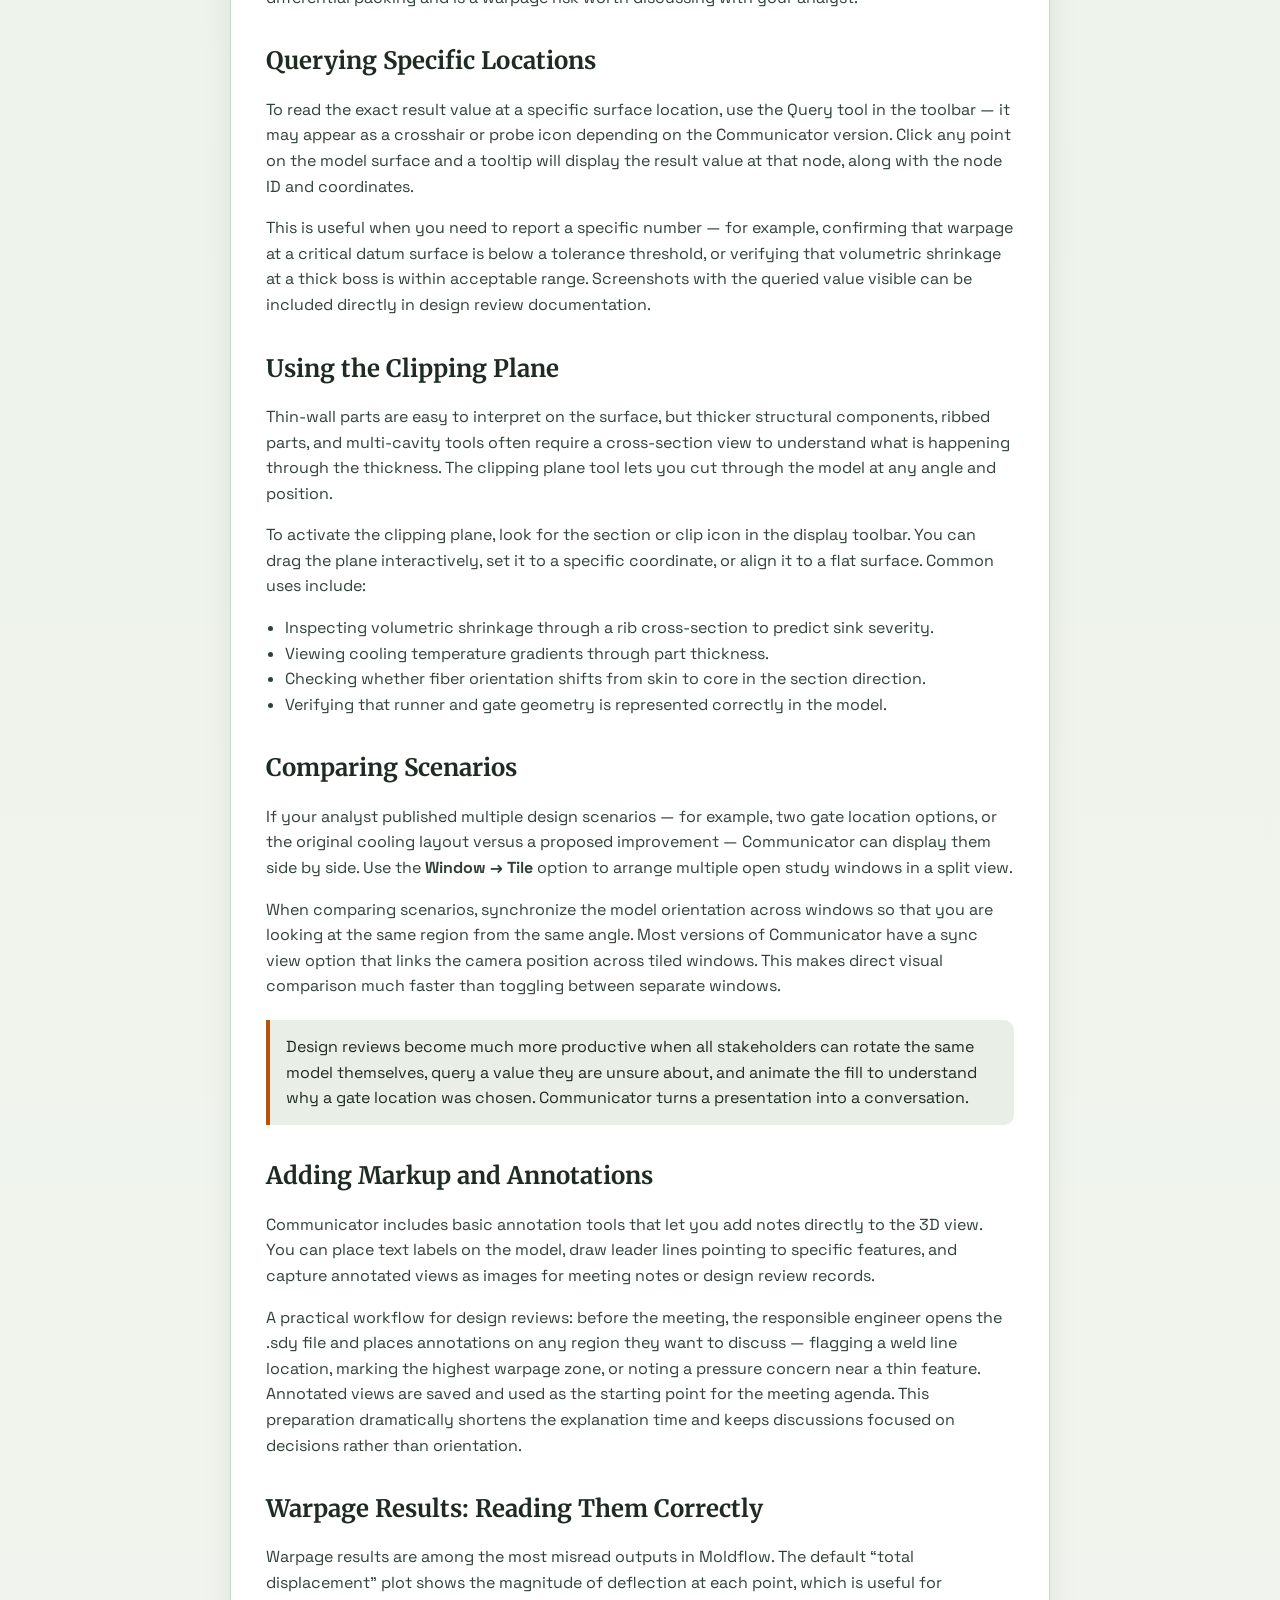
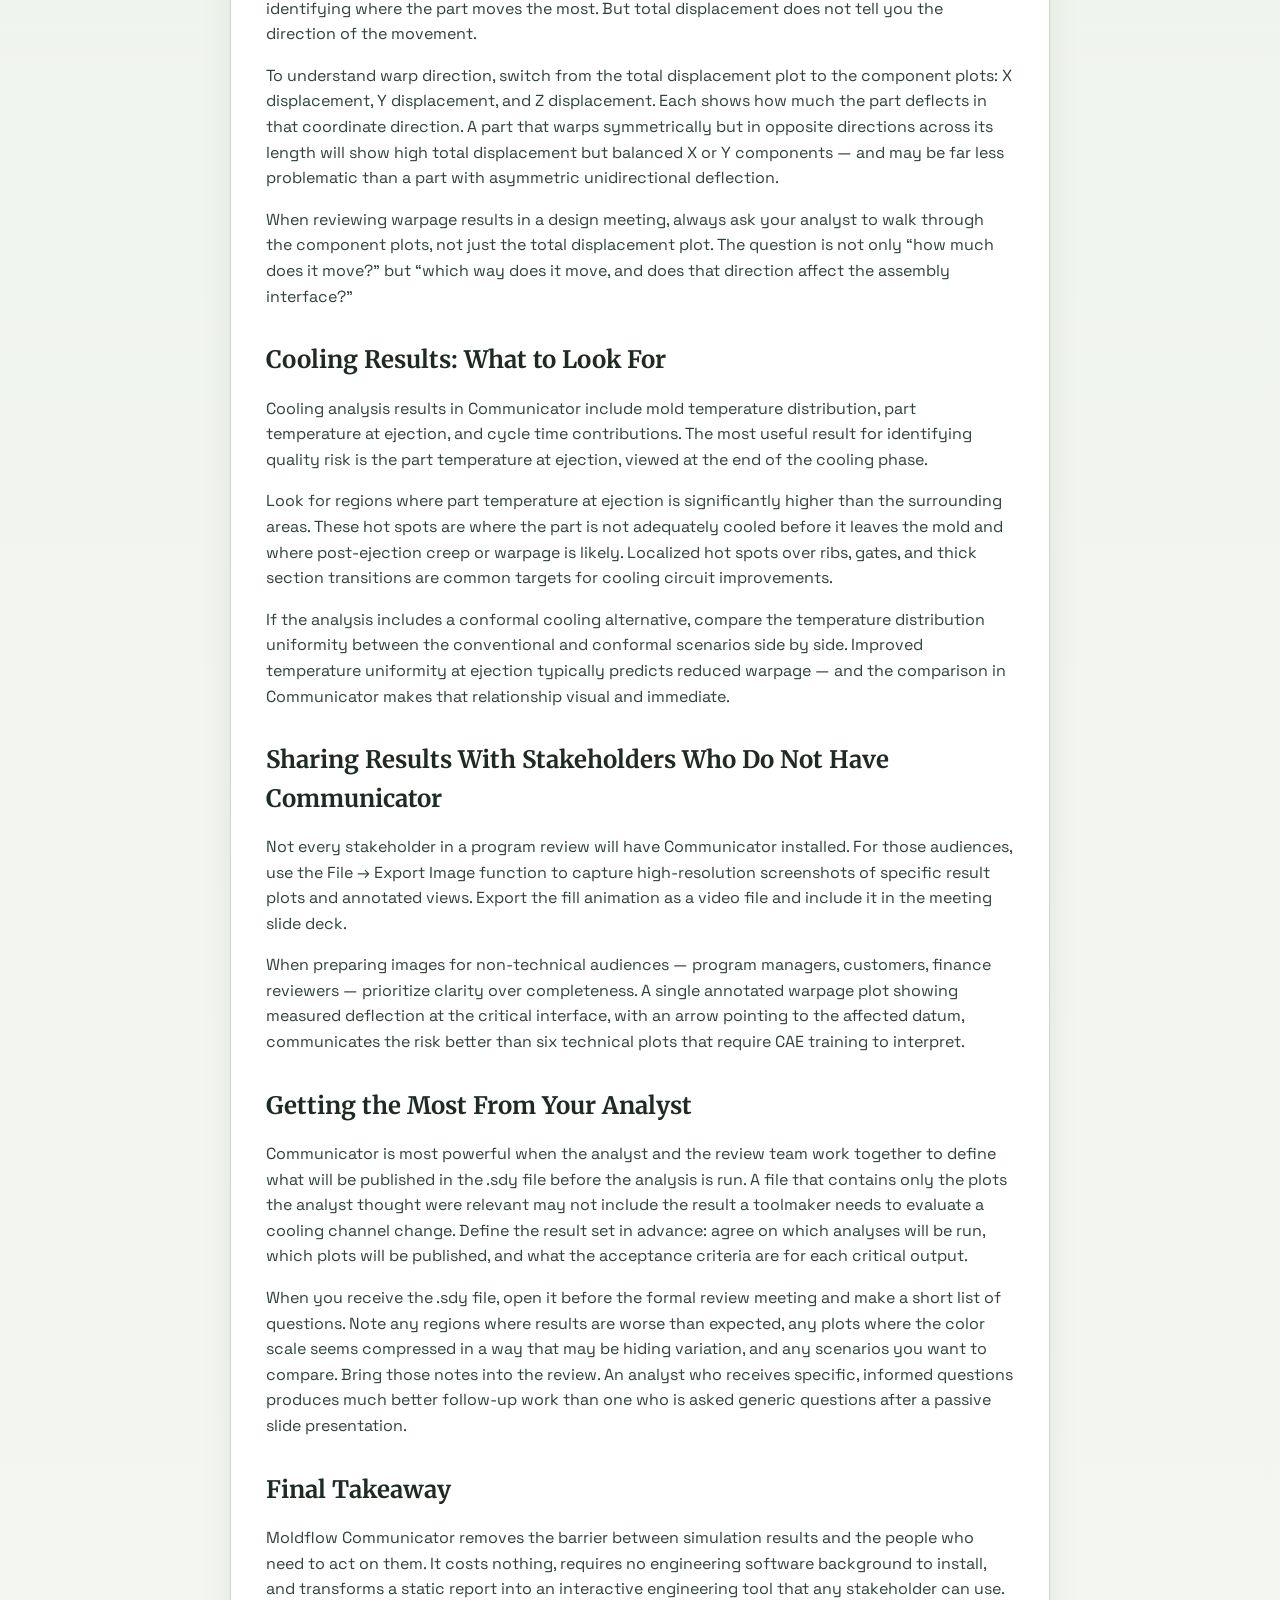
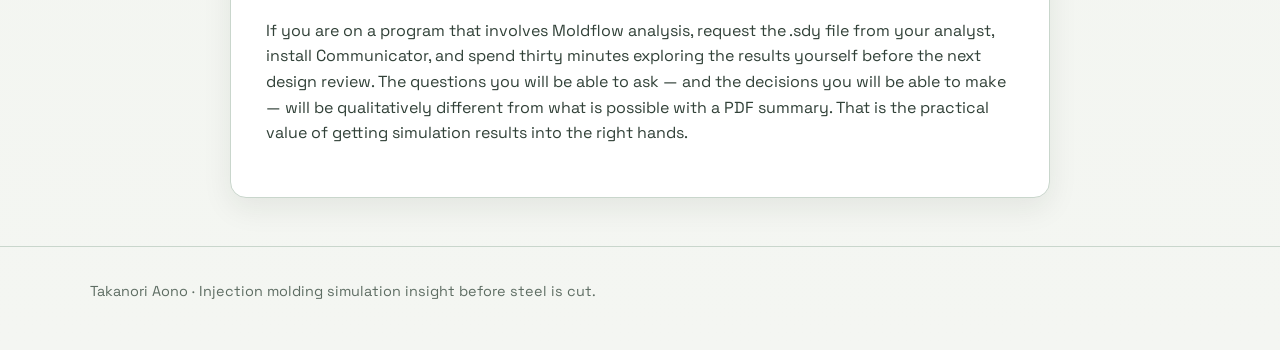
<file: articles/article-6-moldflow-communicator.html>
<!DOCTYPE html>
<html lang="en">
  <head>
    <meta charset="UTF-8" />
    <meta name="viewport" content="width=device-width, initial-scale=1.0" />
    <meta
      name="description"
      content="A practical guide to using Autodesk Moldflow Communicator &mdash; the free viewer that lets engineers, toolmakers, and program managers explore simulation results without a Moldflow license."
    />
    <title>How to Use Moldflow Communicator | Takanori Aono</title>
    <link rel="preconnect" href="https://fonts.googleapis.com" />
    <link rel="preconnect" href="https://fonts.gstatic.com" crossorigin />
    <link
      href="https://fonts.googleapis.com/css2?family=Merriweather:wght@700;900&family=Space+Grotesk:wght@400;500;700&display=swap"
      rel="stylesheet"
    />
    <link rel="stylesheet" href="../styles.css" />
  </head>
  <body>
    <header class="top-nav">
      <div class="top-nav-inner">
        <a class="brand" href="../index.html">
          <span class="brand-dot" aria-hidden="true"></span>
          <span>Takanori Aono</span>
        </a>
      </div>
    </header>

    <section class="article-hero article-shell">
      <a class="back-link" href="../index.html">&larr; Back to Home</a>
      <p class="kicker">Article 6 &middot; 7 minute read</p>
      <h1>How to Use Moldflow Communicator: Getting the Most Out of Simulation Results Without a Moldflow License</h1>
    </section>

    <main class="article-shell">
      <article class="article-content">
        <p>
          Simulation results are only useful when the people who need to act on them can actually
          see and understand them. A detailed Moldflow study locked inside an analyst's workstation
          does not prevent a bad tooling decision &mdash; it just means the right information was not in
          the right hands at the right time.
        </p>

        <p>
          Autodesk Moldflow Communicator solves this problem. It is a free standalone viewer that
          allows engineers, toolmakers, program managers, and customers to open, navigate, and
          interrogate Moldflow simulation results without owning or installing Moldflow Insight or
          Adviser. If your analyst is using Moldflow and you are receiving their results as PDFs or
          static screenshots, you are working with a fraction of the information that is available
          to you.
        </p>

        <p>
          This guide explains what Moldflow Communicator is, how to install it, how to open and
          navigate a result file, and how to use it productively in design reviews, tooling
          meetings, and program decisions.
        </p>

        <div class="callout">
          Moldflow Communicator is free to download and use. Your analyst publishes a .sdy file from
          their Moldflow project and sends it to you. You open it in Communicator. That is the entire
          distribution chain.
        </div>

        <h2>What Moldflow Communicator Is &mdash; and What It Is Not</h2>
        <p>
          Communicator is a viewer. It does not run simulations, change analysis inputs, or modify
          mesh geometry. Think of it the way you think of Acrobat Reader relative to Acrobat Pro &mdash;
          the full tool creates and edits, the viewer opens and explores.
        </p>

        <p>
          What you can do in Communicator:
        </p>

        <ul>
          <li>Open and rotate the 3D model in any orientation.</li>
          <li>Switch between all result plots your analyst included in the published file.</li>
          <li>Animate fill, pack, and cooling sequences.</li>
          <li>Query specific nodes or regions to read exact result values.</li>
          <li>Toggle layers, gates, runners, and cooling circuits on and off.</li>
          <li>Cut cross-sections through the part to inspect internal results.</li>
          <li>Compare results side by side if multiple scenarios were published.</li>
          <li>Add markup notes and annotations directly on the model.</li>
        </ul>

        <p>
          These capabilities are significant. A design engineer who can animate a fill sequence and
          query the knit line location on a specific surface can ask substantively better questions
          and make better decisions than one who is looking at a color-scaled screenshot with no
          ability to explore.
        </p>

        <h2>How to Get Moldflow Communicator</h2>
        <p>
          Communicator is available as a free download from Autodesk's website. Search for
          &ldquo;Autodesk Moldflow Communicator&rdquo; on the Autodesk website or the Autodesk App Store.
          There is no license fee and no subscription required. You will need to create or use a
          free Autodesk account to complete the download.
        </p>

        <p>
          System requirements are modest. Communicator runs on Windows and requires a standard
          graphics card with OpenGL support. Most engineering workstations and many business laptops
          will run it without issue. Installation is straightforward and takes a few minutes.
        </p>

        <p>
          Once installed, confirm that your Moldflow analyst knows you are using Communicator. They
          will need to publish their results in the .sdy format (Moldflow Study file) rather than
          sending screenshots or a PDF summary. The .sdy file contains the full 3D result data
          that Communicator needs.
        </p>

        <h2>Opening a Result File</h2>
        <p>
          When your analyst sends you a .sdy file, save it to a local folder and open Communicator.
          Use <strong>File &rarr; Open</strong> and navigate to the file location. Communicator will load
          the model geometry, mesh, and all result sets that were included in the publish.
        </p>

        <p>
          The interface has three main regions. On the left is the Study Tasks panel, which lists
          the analyses that were run (Fill, Pack, Cool, Warp) and the result plots available for
          each. The main window in the center displays the 3D model. On the right, or in a toolbar
          across the top, are display controls &mdash; legend scaling, clipping planes, animation
          controls, and visibility toggles.
        </p>

        <p>
          Start by rotating the model to orient yourself. Use the left mouse button to rotate, the
          right button or scroll wheel to zoom, and the middle button or Shift + left button to pan.
          These are the same navigation conventions used in most 3D CAD viewers.
        </p>

        <h2>Understanding the Result Plots Panel</h2>
        <p>
          The Study Tasks panel on the left shows the result categories your analyst published.
          Typical categories include:
        </p>

        <ul>
          <li><strong>Fill Time</strong> &mdash; how the melt front progresses through the cavity.</li>
          <li><strong>Pressure at End of Fill</strong> &mdash; pressure distribution at transfer point.</li>
          <li><strong>Weld Lines</strong> &mdash; locations where flow fronts converge.</li>
          <li><strong>Air Traps</strong> &mdash; regions where gas may be trapped.</li>
          <li><strong>Clamp Force</strong> &mdash; clamping force evolution through the fill and pack cycle.</li>
          <li><strong>Sink Marks</strong> &mdash; predicted surface depression from local shrinkage.</li>
          <li><strong>Warpage</strong> &mdash; total displacement and individual x, y, z component deflections.</li>
          <li><strong>Volumetric Shrinkage</strong> &mdash; local shrinkage variation that drives differential warpage.</li>
          <li><strong>Temperature at Flow Front</strong> &mdash; melt temperature as the front advances.</li>
          <li><strong>Cooling Time</strong> &mdash; time to reach ejection temperature across the part.</li>
        </ul>

        <p>
          Click on any result name to display it on the model. The color scale legend will appear
          showing the range from minimum to maximum. Results that fall below or above the displayed
          range can be rescaled by right-clicking the legend and entering new limit values.
        </p>

        <h2>Animating Fill and Pack Sequences</h2>
        <p>
          Fill time results are most informative when viewed as an animation rather than as a
          static final-state plot. In the animation toolbar, click the Play button to watch the
          fill sequence progress from gate to last-to-fill region. You will see:
        </p>

        <ul>
          <li>How the flow front advances from the gate and whether it stays balanced.</li>
          <li>Where hesitation occurs &mdash; regions where the front slows as it encounters thin sections.</li>
          <li>Where race tracking occurs &mdash; where flow accelerates through thick sections and arrives early at the perimeter.</li>
          <li>Exactly where and when weld lines form, and whether they are consolidating at high or low temperature.</li>
        </ul>

        <p>
          Use the playback speed controls to slow the animation at critical moments. If the fill
          sequence shows a balanced front reaching the perimeter evenly, that is a positive sign.
          If one region fills significantly earlier than another while sharing a cavity boundary,
          that asymmetry will drive differential packing and is a warpage risk worth discussing with
          your analyst.
        </p>

        <h2>Querying Specific Locations</h2>
        <p>
          To read the exact result value at a specific surface location, use the Query tool in the
          toolbar &mdash; it may appear as a crosshair or probe icon depending on the Communicator version.
          Click any point on the model surface and a tooltip will display the result value at that
          node, along with the node ID and coordinates.
        </p>

        <p>
          This is useful when you need to report a specific number &mdash; for example, confirming that
          warpage at a critical datum surface is below a tolerance threshold, or verifying that
          volumetric shrinkage at a thick boss is within acceptable range. Screenshots with the
          queried value visible can be included directly in design review documentation.
        </p>

        <h2>Using the Clipping Plane</h2>
        <p>
          Thin-wall parts are easy to interpret on the surface, but thicker structural components,
          ribbed parts, and multi-cavity tools often require a cross-section view to understand what
          is happening through the thickness. The clipping plane tool lets you cut through the model
          at any angle and position.
        </p>

        <p>
          To activate the clipping plane, look for the section or clip icon in the display toolbar.
          You can drag the plane interactively, set it to a specific coordinate, or align it to a
          flat surface. Common uses include:
        </p>

        <ul>
          <li>Inspecting volumetric shrinkage through a rib cross-section to predict sink severity.</li>
          <li>Viewing cooling temperature gradients through part thickness.</li>
          <li>Checking whether fiber orientation shifts from skin to core in the section direction.</li>
          <li>Verifying that runner and gate geometry is represented correctly in the model.</li>
        </ul>

        <h2>Comparing Scenarios</h2>
        <p>
          If your analyst published multiple design scenarios &mdash; for example, two gate location
          options, or the original cooling layout versus a proposed improvement &mdash; Communicator can
          display them side by side. Use the <strong>Window &rarr; Tile</strong> option to arrange
          multiple open study windows in a split view.
        </p>

        <p>
          When comparing scenarios, synchronize the model orientation across windows so that you
          are looking at the same region from the same angle. Most versions of Communicator have a
          sync view option that links the camera position across tiled windows. This makes direct
          visual comparison much faster than toggling between separate windows.
        </p>

        <div class="callout">
          Design reviews become much more productive when all stakeholders can rotate the same
          model themselves, query a value they are unsure about, and animate the fill to understand
          why a gate location was chosen. Communicator turns a presentation into a conversation.
        </div>

        <h2>Adding Markup and Annotations</h2>
        <p>
          Communicator includes basic annotation tools that let you add notes directly to the 3D
          view. You can place text labels on the model, draw leader lines pointing to specific
          features, and capture annotated views as images for meeting notes or design review
          records.
        </p>

        <p>
          A practical workflow for design reviews: before the meeting, the responsible engineer opens
          the .sdy file and places annotations on any region they want to discuss &mdash; flagging a weld
          line location, marking the highest warpage zone, or noting a pressure concern near a thin
          feature. Annotated views are saved and used as the starting point for the meeting agenda.
          This preparation dramatically shortens the explanation time and keeps discussions focused
          on decisions rather than orientation.
        </p>

        <h2>Warpage Results: Reading Them Correctly</h2>
        <p>
          Warpage results are among the most misread outputs in Moldflow. The default &ldquo;total
          displacement&rdquo; plot shows the magnitude of deflection at each point, which is useful for
          identifying where the part moves the most. But total displacement does not tell you the
          direction of the movement.
        </p>

        <p>
          To understand warp direction, switch from the total displacement plot to the component
          plots: X displacement, Y displacement, and Z displacement. Each shows how much the part
          deflects in that coordinate direction. A part that warps symmetrically but in opposite
          directions across its length will show high total displacement but balanced X or Y
          components &mdash; and may be far less problematic than a part with asymmetric unidirectional
          deflection.
        </p>

        <p>
          When reviewing warpage results in a design meeting, always ask your analyst to walk
          through the component plots, not just the total displacement plot. The question is not
          only &ldquo;how much does it move?&rdquo; but &ldquo;which way does it move, and does that direction affect
          the assembly interface?&rdquo;
        </p>

        <h2>Cooling Results: What to Look For</h2>
        <p>
          Cooling analysis results in Communicator include mold temperature distribution, part
          temperature at ejection, and cycle time contributions. The most useful result for
          identifying quality risk is the part temperature at ejection, viewed at the end of the
          cooling phase.
        </p>

        <p>
          Look for regions where part temperature at ejection is significantly higher than the
          surrounding areas. These hot spots are where the part is not adequately cooled before it
          leaves the mold and where post-ejection creep or warpage is likely. Localized hot spots
          over ribs, gates, and thick section transitions are common targets for cooling circuit
          improvements.
        </p>

        <p>
          If the analysis includes a conformal cooling alternative, compare the temperature
          distribution uniformity between the conventional and conformal scenarios side by side.
          Improved temperature uniformity at ejection typically predicts reduced warpage &mdash; and the
          comparison in Communicator makes that relationship visual and immediate.
        </p>

        <h2>Sharing Results With Stakeholders Who Do Not Have Communicator</h2>
        <p>
          Not every stakeholder in a program review will have Communicator installed. For those
          audiences, use the File &rarr; Export Image function to capture high-resolution screenshots
          of specific result plots and annotated views. Export the fill animation as a video file
          and include it in the meeting slide deck.
        </p>

        <p>
          When preparing images for non-technical audiences &mdash; program managers, customers, finance
          reviewers &mdash; prioritize clarity over completeness. A single annotated warpage plot showing
          measured deflection at the critical interface, with an arrow pointing to the affected
          datum, communicates the risk better than six technical plots that require CAE training to
          interpret.
        </p>

        <h2>Getting the Most From Your Analyst</h2>
        <p>
          Communicator is most powerful when the analyst and the review team work together to
          define what will be published in the .sdy file before the analysis is run. A file that
          contains only the plots the analyst thought were relevant may not include the result a
          toolmaker needs to evaluate a cooling channel change. Define the result set in advance:
          agree on which analyses will be run, which plots will be published, and what the
          acceptance criteria are for each critical output.
        </p>

        <p>
          When you receive the .sdy file, open it before the formal review meeting and make a short
          list of questions. Note any regions where results are worse than expected, any plots
          where the color scale seems compressed in a way that may be hiding variation, and any
          scenarios you want to compare. Bring those notes into the review. An analyst who receives
          specific, informed questions produces much better follow-up work than one who is asked
          generic questions after a passive slide presentation.
        </p>

        <h2>Final Takeaway</h2>
        <p>
          Moldflow Communicator removes the barrier between simulation results and the people who
          need to act on them. It costs nothing, requires no engineering software background to
          install, and transforms a static report into an interactive engineering tool that any
          stakeholder can use.
        </p>

        <p>
          If you are on a program that involves Moldflow analysis, request the .sdy file from your
          analyst, install Communicator, and spend thirty minutes exploring the results yourself
          before the next design review. The questions you will be able to ask &mdash; and the decisions
          you will be able to make &mdash; will be qualitatively different from what is possible with a
          PDF summary. That is the practical value of getting simulation results into the right hands.
        </p>
      </article>
    </main>

    <footer class="footer">
      <div class="site-wrap">
        <p>Takanori Aono &middot; Injection molding simulation insight before steel is cut.</p>
      </div>
    </footer>
  </body>
</html>
</file>
<file: styles.css>
:root {
  --bg: #f4f6f2;
  --surface: #ffffff;
  --surface-alt: #e9efe6;
  --text: #1f2a23;
  --muted: #5e6d63;
  --accent: #0f766e;
  --accent-2: #b45309;
  --line: #c9d6cc;
  --shadow: 0 10px 30px rgba(20, 44, 31, 0.08);
  --radius: 16px;
}

* {
  box-sizing: border-box;
}

html {
  scroll-behavior: smooth;
}

body {
  margin: 0;
  font-family: "Space Grotesk", "Segoe UI", Tahoma, sans-serif;
  color: var(--text);
  background:
    radial-gradient(circle at 10% 20%, rgba(15, 118, 110, 0.12), transparent 35%),
    radial-gradient(circle at 85% 10%, rgba(180, 83, 9, 0.12), transparent 30%),
    linear-gradient(180deg, #f8faf7 0%, #eef3eb 50%, #f4f6f2 100%);
  min-height: 100vh;
  line-height: 1.6;
}

a {
  color: inherit;
  text-decoration: none;
}

img {
  max-width: 100%;
  display: block;
}

.site-wrap {
  width: min(1100px, 92%);
  margin: 0 auto;
}

.top-nav {
  position: sticky;
  top: 0;
  z-index: 20;
  backdrop-filter: blur(8px);
  background: rgba(248, 250, 247, 0.86);
  border-bottom: 1px solid rgba(201, 214, 204, 0.7);
}

.top-nav-inner {
  width: min(1100px, 92%);
  margin: 0 auto;
  display: flex;
  justify-content: space-between;
  align-items: center;
  padding: 0.9rem 0;
}

.brand {
  font-weight: 700;
  letter-spacing: 0.03em;
  display: flex;
  align-items: center;
  gap: 0.6rem;
}

.brand-dot {
  width: 11px;
  height: 11px;
  border-radius: 50%;
  background: linear-gradient(135deg, var(--accent), var(--accent-2));
  box-shadow: 0 0 0 6px rgba(15, 118, 110, 0.15);
}

.nav-links {
  display: flex;
  gap: 1.2rem;
  align-items: center;
  font-size: 0.95rem;
}

.nav-links a {
  color: var(--muted);
}

.nav-links a:hover {
  color: var(--text);
}

.btn {
  border: 1px solid var(--accent);
  background: var(--accent);
  color: #f6fcfb;
  padding: 0.6rem 0.95rem;
  border-radius: 999px;
  font-weight: 600;
  font-size: 0.9rem;
  transition: transform 0.2s ease, box-shadow 0.2s ease;
}

.btn:hover {
  transform: translateY(-1px);
  box-shadow: 0 8px 20px rgba(15, 118, 110, 0.25);
}

.hero {
  padding: 5.2rem 0 3.5rem;
  display: grid;
  gap: 1.4rem;
  align-items: end;
  position: relative;
  z-index: 1;
}

.hero-wrap {
  position: relative;
  overflow: hidden;
}

/* ── Background decoration images ── */
.bg-deco {
  position: absolute;
  pointer-events: none;
  user-select: none;
}

.bg-deco-hero-right {
  width: clamp(320px, 42vw, 600px);
  right: -4%;
  top: 50%;
  transform: translateY(-50%);
  opacity: 0.18;
  z-index: 0;
}

.bg-deco-hero-left {
  width: clamp(200px, 26vw, 380px);
  left: -2%;
  bottom: -10%;
  opacity: 0.10;
  z-index: 0;
}

.what-i-solve-wrap {
  position: relative;
  overflow: hidden;
}

.bg-deco-mesh {
  width: clamp(280px, 36vw, 520px);
  right: -6%;
  top: 50%;
  transform: translateY(-50%);
  opacity: 0.12;
  z-index: 0;
}

.what-i-solve-wrap .site-wrap {
  position: relative;
  z-index: 1;
}




.kicker {
  color: var(--accent-2);
  text-transform: uppercase;
  letter-spacing: 0.11em;
  font-weight: 700;
  font-size: 0.78rem;
}

.hero h1 {
  margin: 0;
  font-family: "Merriweather", Georgia, serif;
  line-height: 1.15;
  font-size: clamp(2rem, 5vw, 3.8rem);
  max-width: 18ch;
}

.hero p {
  margin: 0;
  max-width: 65ch;
  color: var(--muted);
  font-size: 1.1rem;
}

.hero-cta {
  display: flex;
  flex-wrap: wrap;
  gap: 0.8rem;
  margin-top: 0.6rem;
}

.btn-secondary {
  border: 1px solid var(--line);
  background: var(--surface);
  color: var(--text);
}

.section {
  padding: 3rem 0;
}

.section h2 {
  margin: 0 0 0.8rem;
  font-family: "Merriweather", Georgia, serif;
  font-size: clamp(1.4rem, 2.2vw, 2rem);
}

.section-intro {
  margin: 0;
  color: var(--muted);
  max-width: 70ch;
}

.grid {
  margin-top: 1.3rem;
  display: grid;
  grid-template-columns: repeat(auto-fit, minmax(220px, 1fr));
  gap: 1rem;
}

.card {
  background: linear-gradient(160deg, #ffffff 0%, #f6faf5 100%);
  border: 1px solid var(--line);
  border-radius: var(--radius);
  padding: 1.2rem;
  box-shadow: var(--shadow);
}

.card h3 {
  margin-top: 0;
  margin-bottom: 0.6rem;
}

.card p {
  margin: 0;
  color: var(--muted);
}

.article-list {
  display: grid;
  gap: 1rem;
  margin-top: 1.3rem;
}

.article-item {
  display: grid;
  gap: 0.7rem;
  border: 1px solid var(--line);
  background: var(--surface);
  border-radius: var(--radius);
  padding: 1.2rem;
  box-shadow: var(--shadow);
}

.article-meta {
  font-size: 0.83rem;
  color: var(--accent-2);
  text-transform: uppercase;
  letter-spacing: 0.08em;
  font-weight: 700;
}

.article-item h3 {
  margin: 0;
  font-size: 1.2rem;
}

.article-item p {
  margin: 0;
  color: var(--muted);
}

.inline-link {
  color: var(--accent);
  font-weight: 700;
  width: fit-content;
}

.inline-link:hover {
  text-decoration: underline;
}

.cta {
  margin: 2rem 0 4rem;
  padding: 1.8rem;
  border-radius: var(--radius);
  border: 1px solid rgba(180, 83, 9, 0.25);
  background:
    linear-gradient(120deg, rgba(15, 118, 110, 0.08), rgba(180, 83, 9, 0.13)),
    #f8faf7;
}

.cta h2 {
  margin-top: 0;
}

.cta p {
  margin-bottom: 1.1rem;
  max-width: 65ch;
}

.footer {
  border-top: 1px solid var(--line);
  padding: 1.2rem 0 2rem;
  color: var(--muted);
  font-size: 0.9rem;
}

/* Article layout */
.article-hero {
  padding: 3.5rem 0 1.4rem;
}

.article-hero h1 {
  margin: 0;
  font-family: "Merriweather", Georgia, serif;
  line-height: 1.18;
  font-size: clamp(1.8rem, 4vw, 3rem);
  max-width: 24ch;
}

.article-shell {
  width: min(820px, 92%);
  margin: 0 auto;
}

.article-content {
  background: var(--surface);
  border: 1px solid var(--line);
  border-radius: var(--radius);
  box-shadow: var(--shadow);
  padding: clamp(1.1rem, 3.5vw, 2.2rem);
  margin-bottom: 3rem;
}

.article-content h2 {
  font-family: "Merriweather", Georgia, serif;
  margin-top: 2rem;
  margin-bottom: 0.7rem;
}

.article-content p,
.article-content li {
  color: #314138;
}

.article-content ul,
.article-content ol {
  padding-left: 1.2rem;
}

.callout {
  margin: 1.3rem 0;
  border-left: 4px solid var(--accent-2);
  background: var(--surface-alt);
  padding: 0.9rem 1rem;
  border-radius: 0 10px 10px 0;
}

.back-link {
  display: inline-flex;
  align-items: center;
  gap: 0.4rem;
  color: var(--accent);
  font-weight: 700;
  margin-bottom: 1rem;
}

.back-link:hover {
  text-decoration: underline;
}

.cred-bar {
  display: flex;
  flex-direction: column;
  gap: 0;
  margin-top: 1.8rem;
  border: 1px solid var(--line);
  border-radius: var(--radius);
  overflow: hidden;
  background: var(--surface);
  box-shadow: var(--shadow);
}

.cred-bar-item {
  display: flex;
  gap: 1.2rem;
  align-items: flex-start;
  padding: 1.3rem 1.5rem;
}

.cred-bar-divider {
  height: 1px;
  background: var(--line);
  margin: 0 1.5rem;
}
.cert-badge-img {
  height: 72px;
  width: auto;
  display: block;
  border-radius: 6px;
  flex-shrink: 0;
  margin-top: 2px;
  transition: opacity 0.2s;
}

.cert-link:hover .cert-badge-img {
  opacity: 0.85;
}

.cred-bar-text {
  flex: 1;
}

.cred-bar-text strong {
  display: block;
  font-size: 0.97rem;
  margin-bottom: 0.3rem;
  color: var(--text);
}

.cred-bar-text p {
  margin: 0;
  font-size: 0.88rem;
  color: var(--muted);
  line-height: 1.6;
}



.faq-list {
  display: grid;
  gap: 0.6rem;
  margin-top: 1.3rem;
}

.faq-item {
  border: 1px solid var(--line);
  border-radius: var(--radius);
  background: var(--surface);
  box-shadow: var(--shadow);
  overflow: hidden;
}

.faq-question {
  display: flex;
  align-items: center;
  justify-content: space-between;
  padding: 1.1rem 1.3rem;
  font-weight: 600;
  font-size: 1rem;
  cursor: pointer;
  list-style: none;
  gap: 1rem;
}

.faq-question::-webkit-details-marker { display: none; }

.faq-question::after {
  content: '+';
  font-size: 1.3rem;
  color: var(--accent);
  flex-shrink: 0;
  transition: transform 0.2s;
}

details[open] .faq-question::after {
  transform: rotate(45deg);
}

.faq-answer {
  padding: 0 1.3rem 1.2rem;
  border-top: 1px solid var(--line);
}

.faq-answer p {
  margin: 0.8rem 0 0;
  color: var(--muted);
  font-size: 0.95rem;
  line-height: 1.7;
}

.faq-logos {
  display: flex;
  align-items: center;
  gap: 1.5rem;
  margin-top: 1.1rem;
  flex-wrap: wrap;
}

.faq-logo {
  height: 20px;
  width: auto;
  display: block;
  opacity: 0.85;
}

.faq-logo-cert {
  height: 28px;
}


  padding: 0;
  overflow: hidden;
}

.card-img {
  width: 100%;
  height: 170px;
  object-fit: cover;
  border-radius: var(--radius) var(--radius) 0 0;
  display: block;
}

.card-body {
  padding: 1.2rem;
}

.card-body h3 {
  margin-top: 0;
  margin-bottom: 0.6rem;
}

.card-body p {
  margin: 0;
  color: var(--muted);
}


  opacity: 0;
  transform: translateY(16px);
  animation: rise 0.7s ease forwards;
}

.reveal-delay-1 {
  animation-delay: 0.15s;
}

.reveal-delay-2 {
  animation-delay: 0.3s;
}

.reveal-delay-3 {
  animation-delay: 0.45s;
}

@keyframes rise {
  to {
    opacity: 1;
    transform: translateY(0);
  }
}

@media (max-width: 720px) {
  .nav-links {
    gap: 0.75rem;
    font-size: 0.88rem;
  }

  .hero {
    padding-top: 3.6rem;
  }

  .hero p {
    font-size: 1rem;
  }
}
</file>
